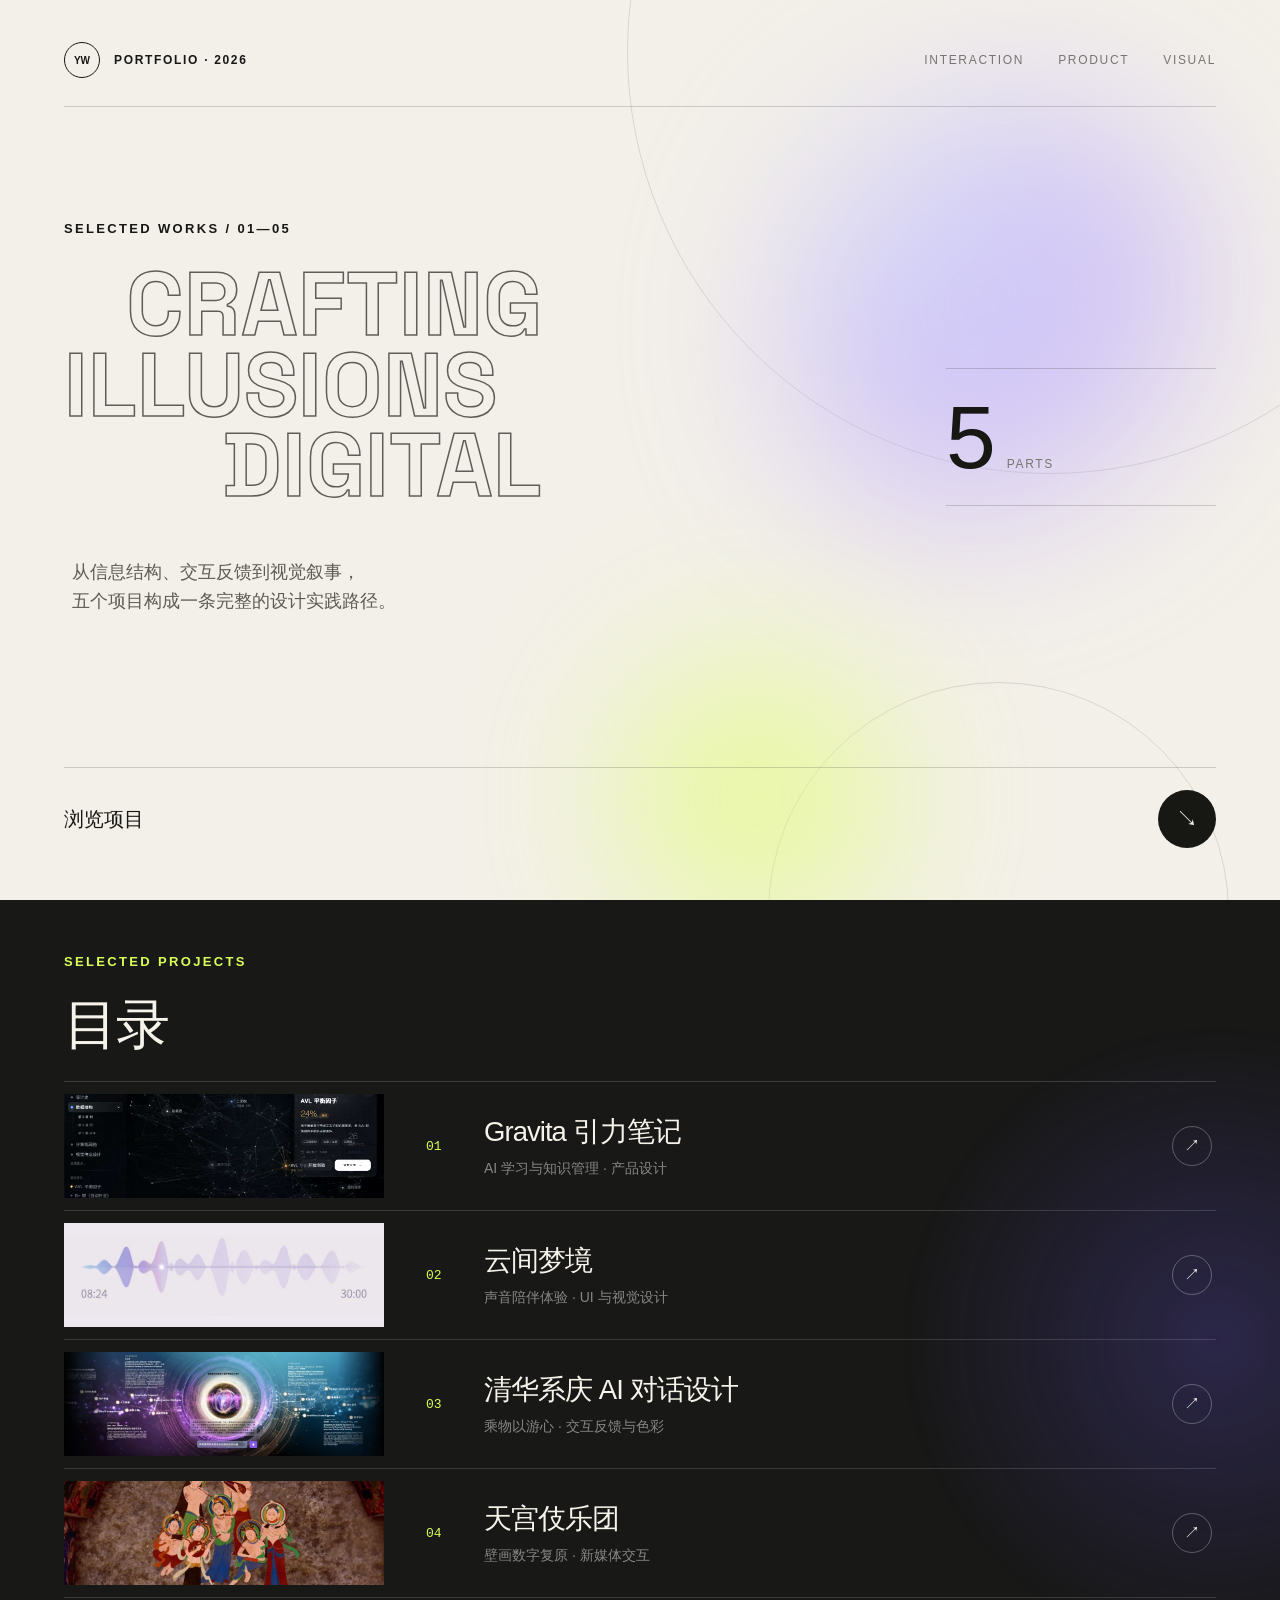
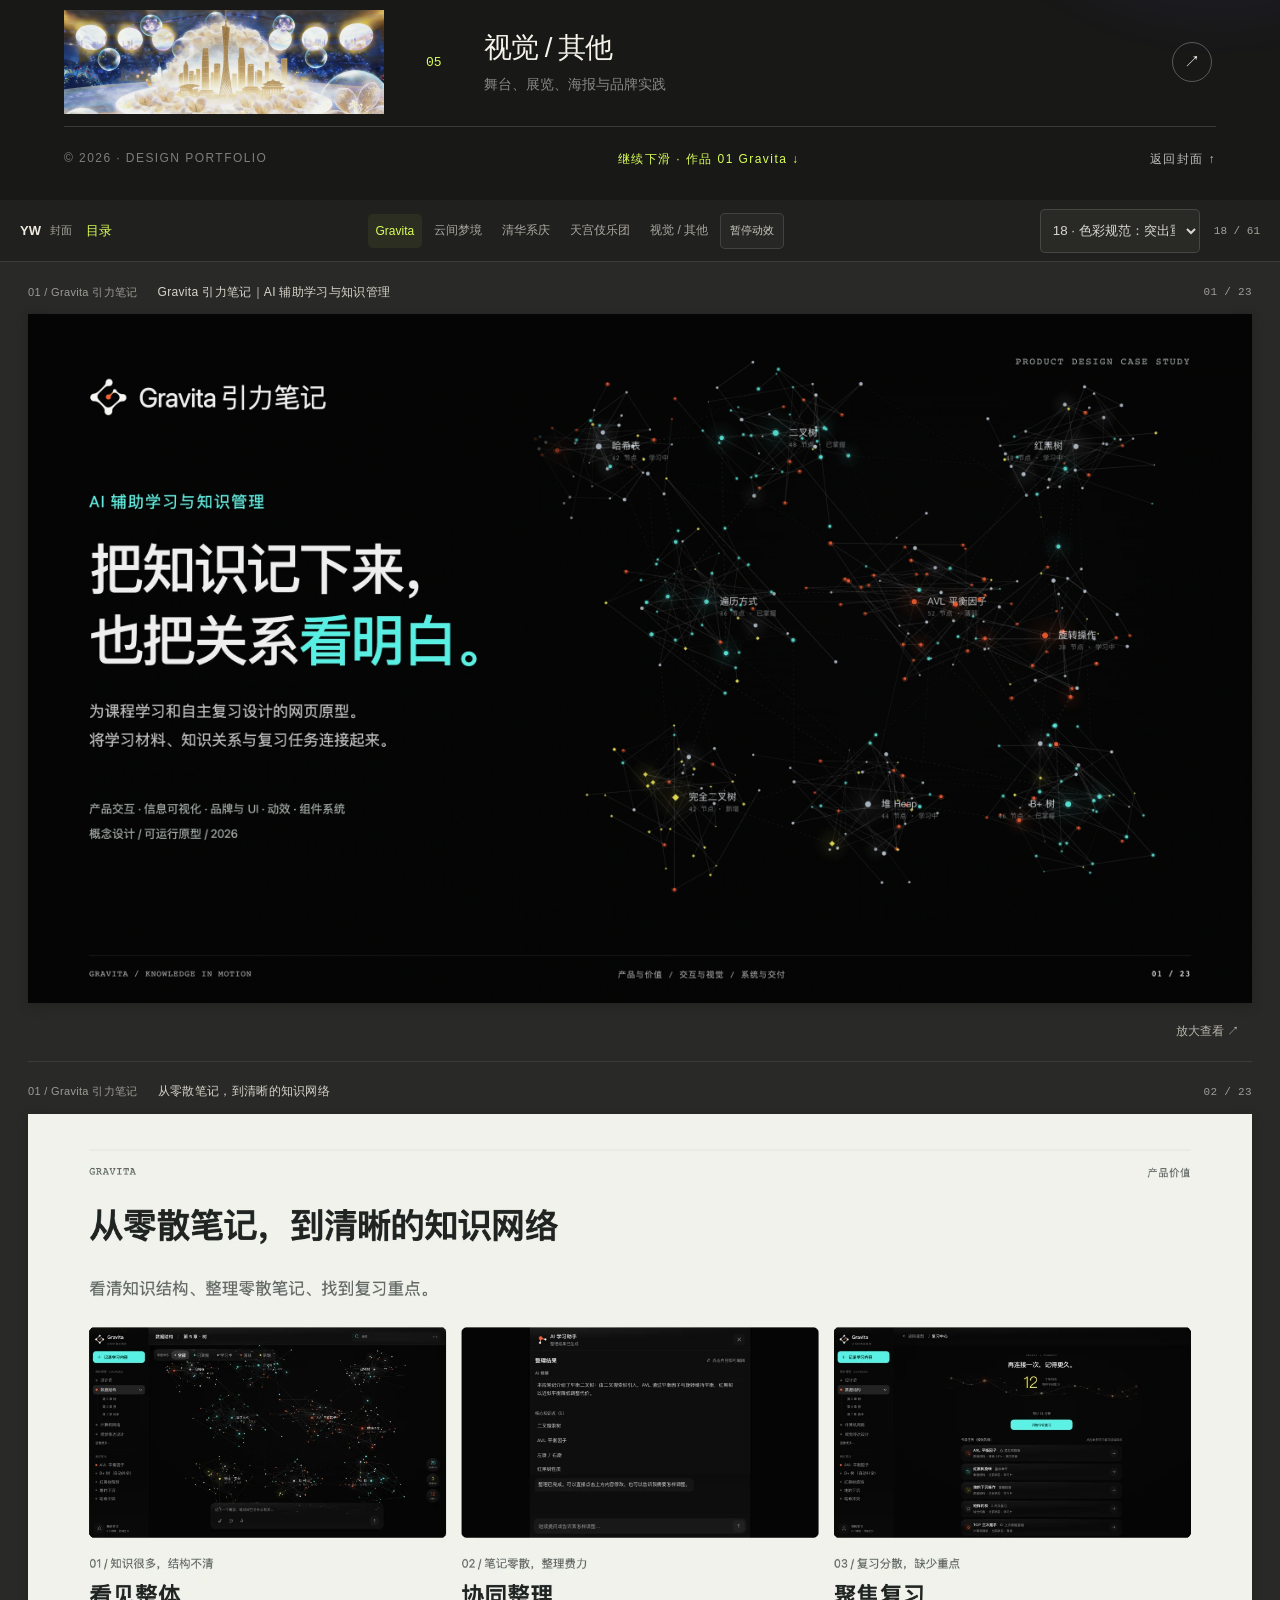
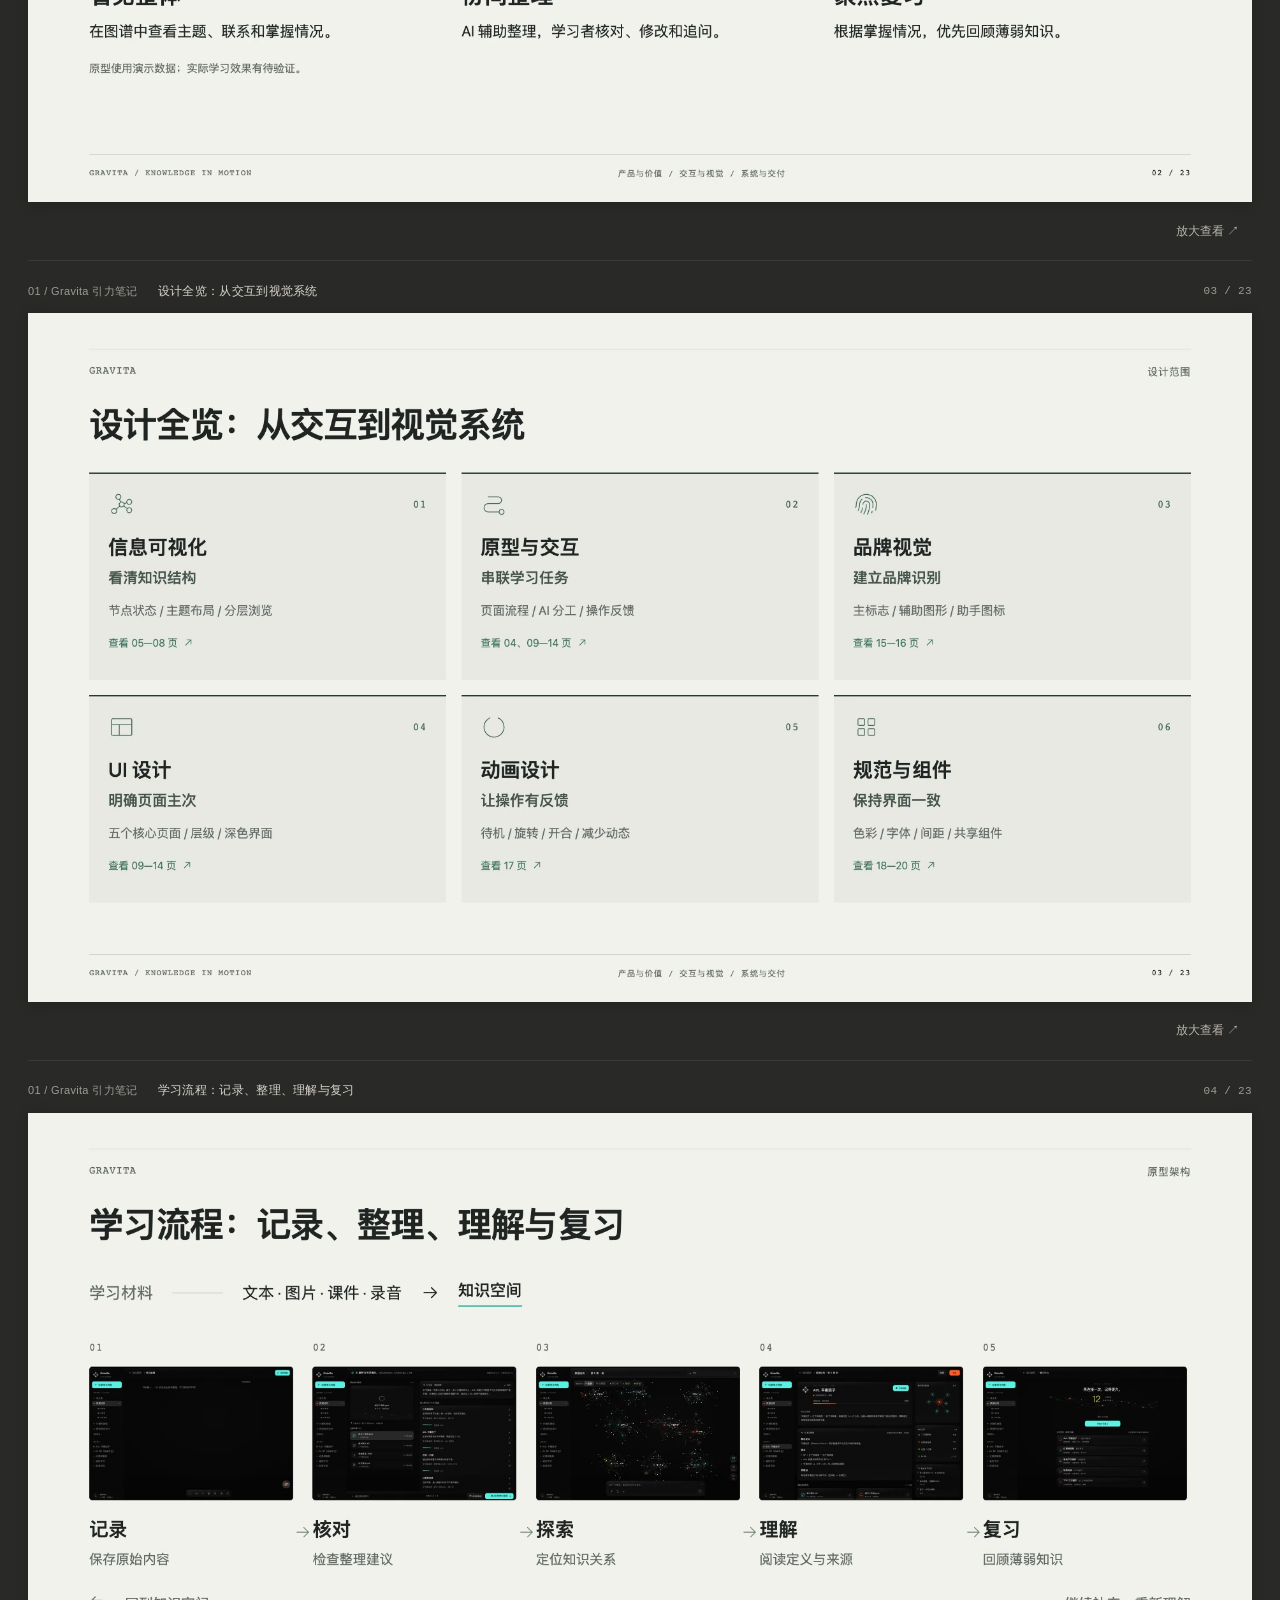
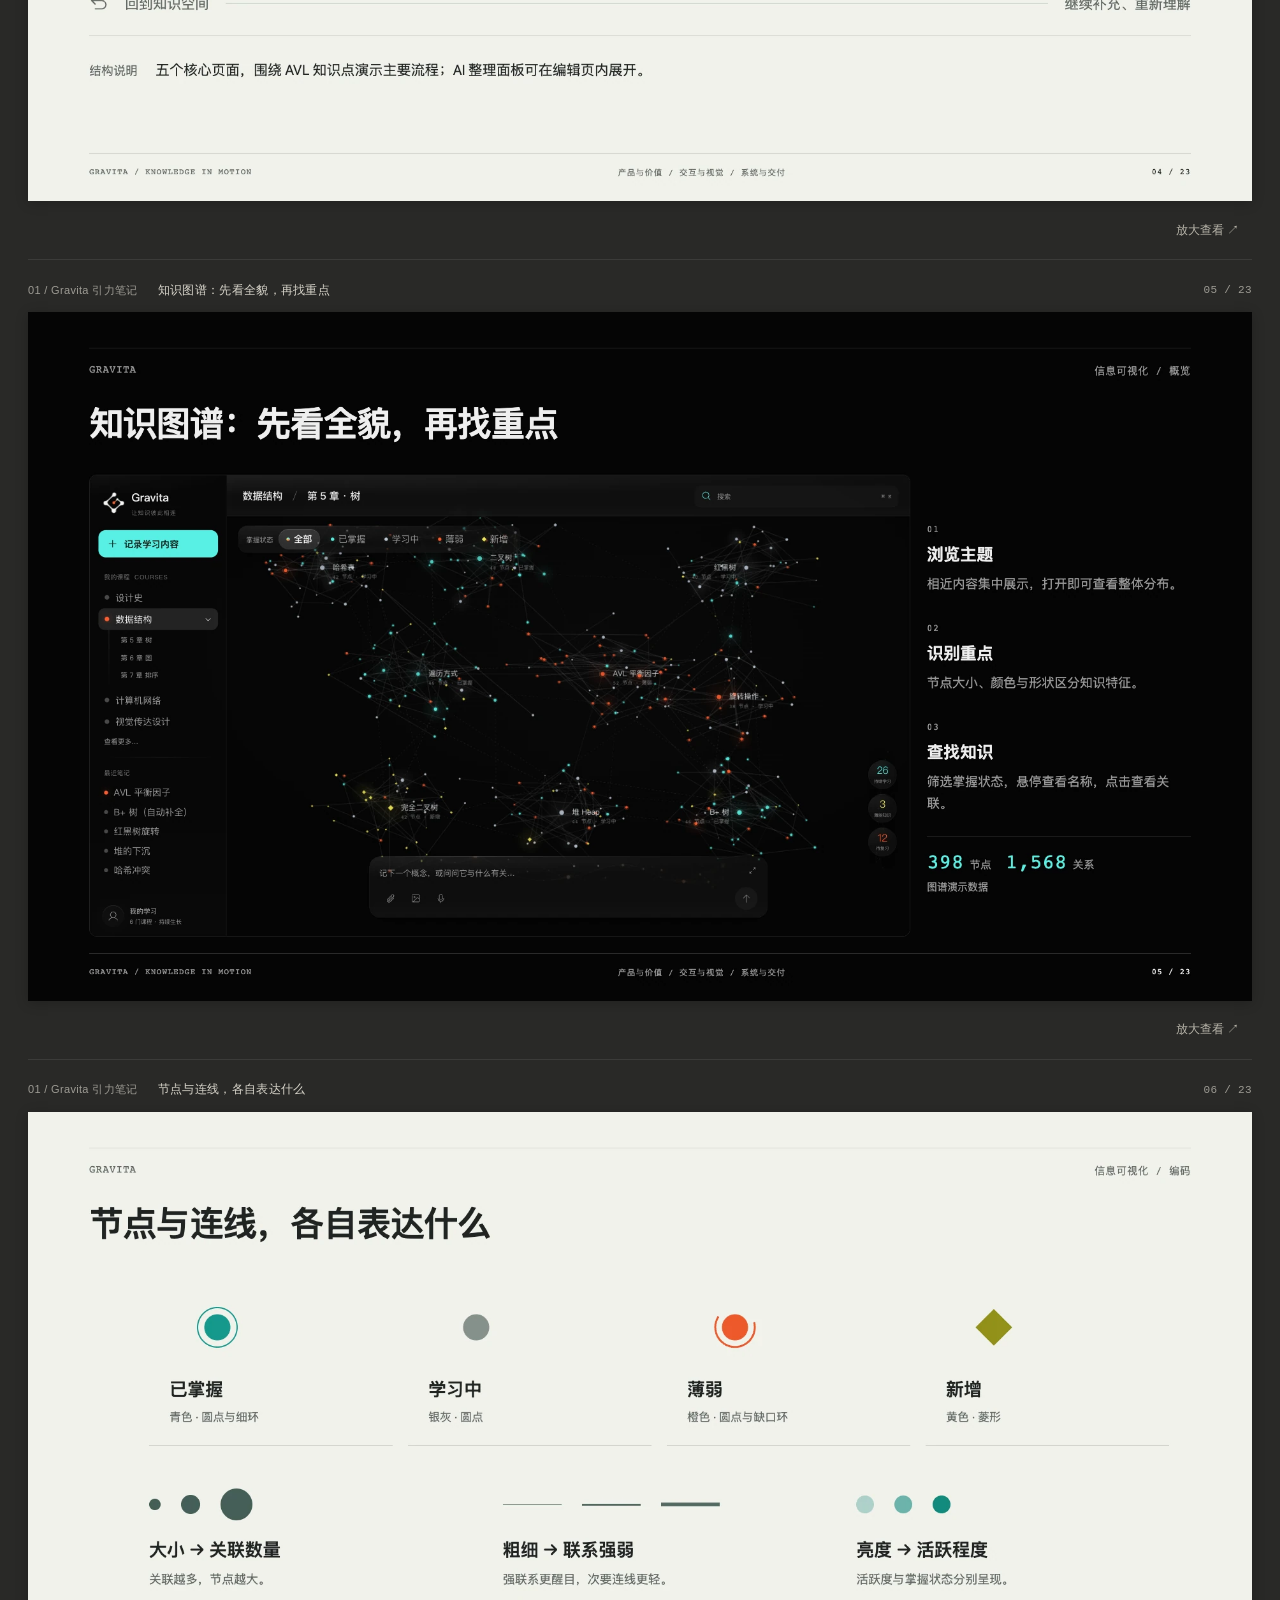
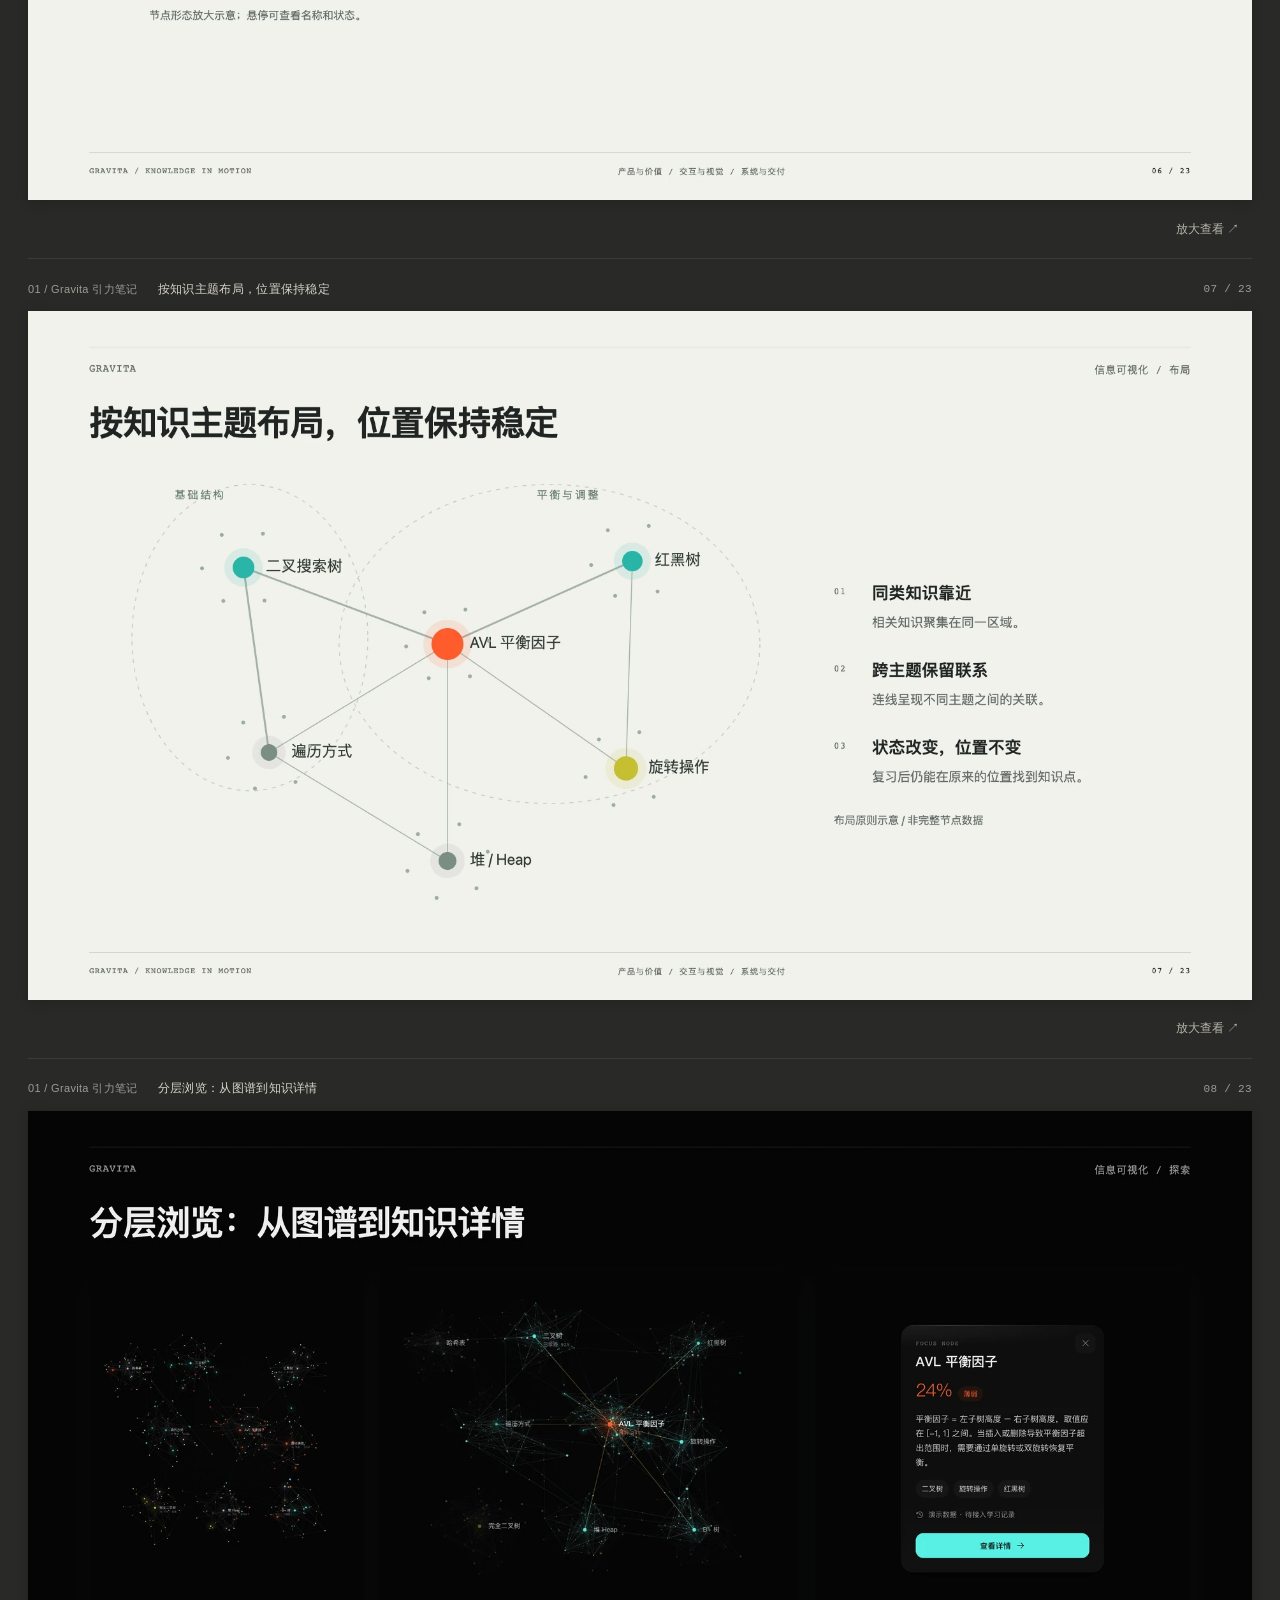
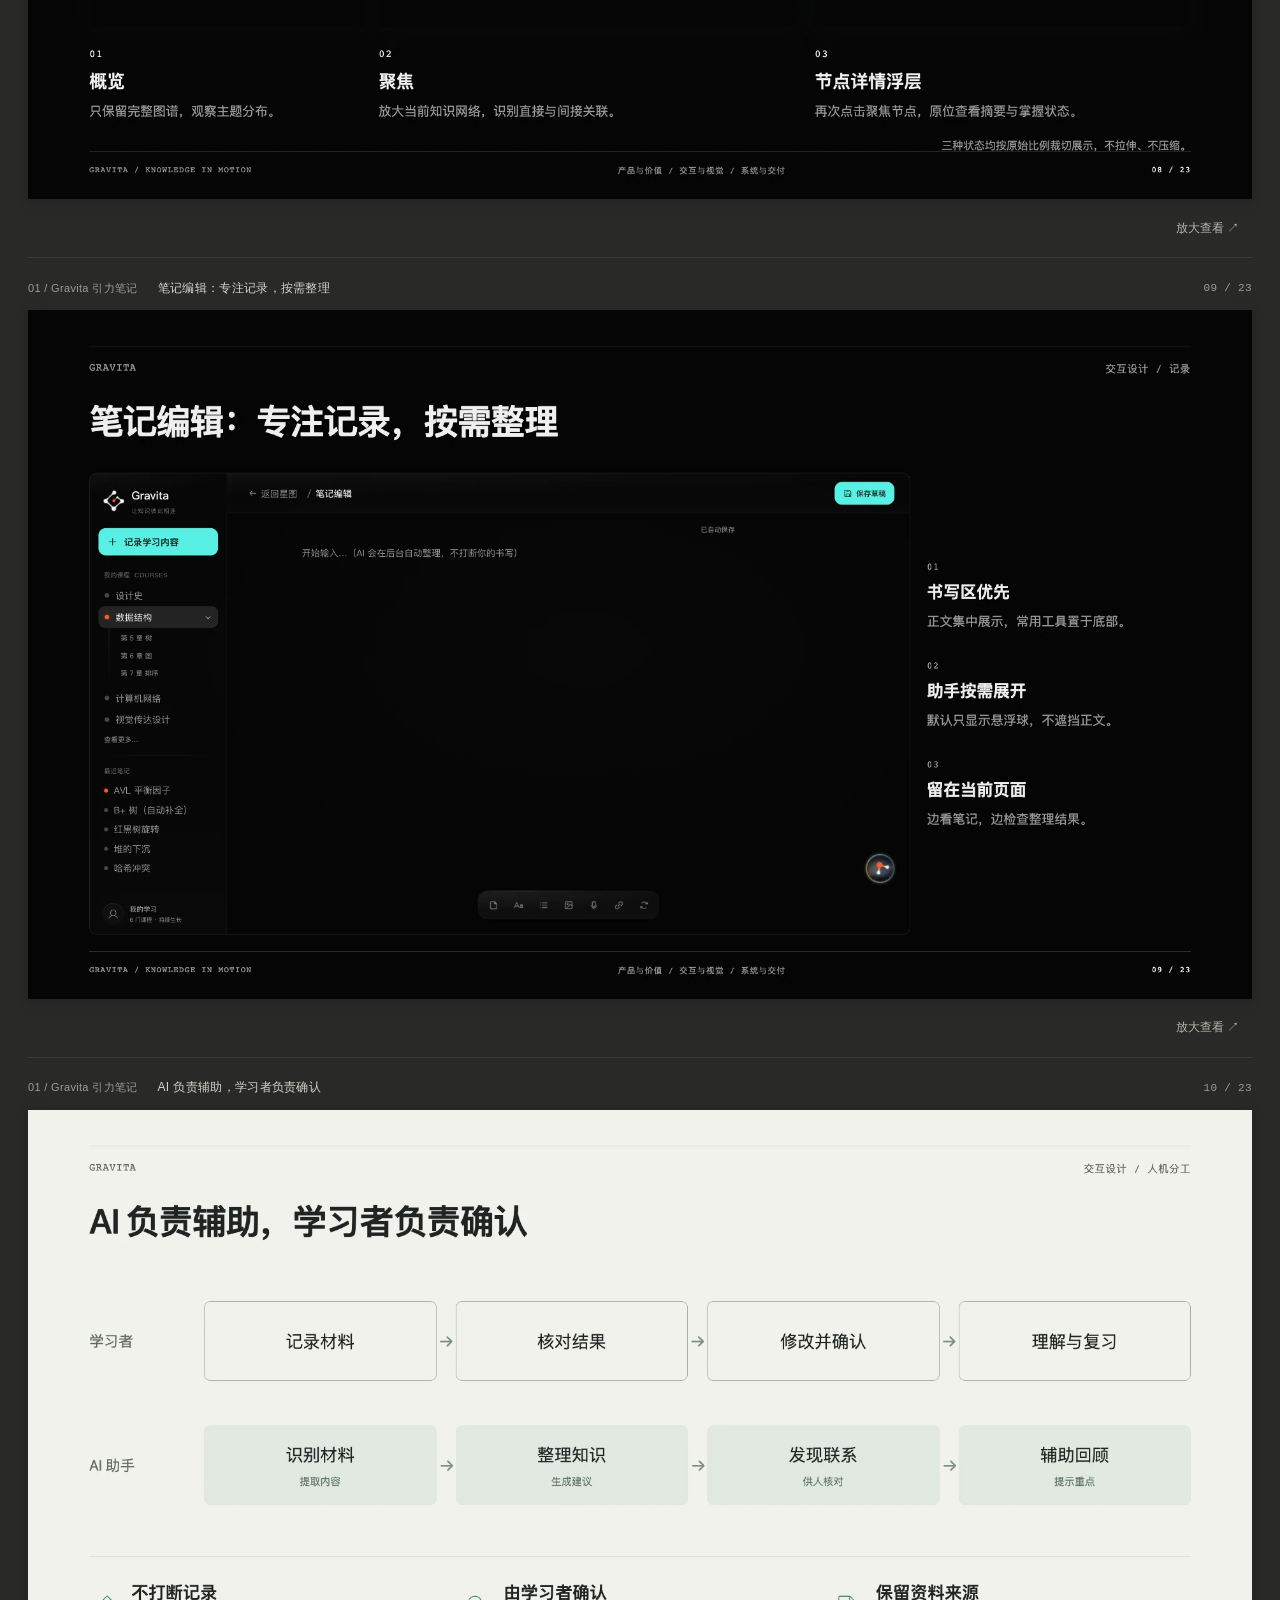
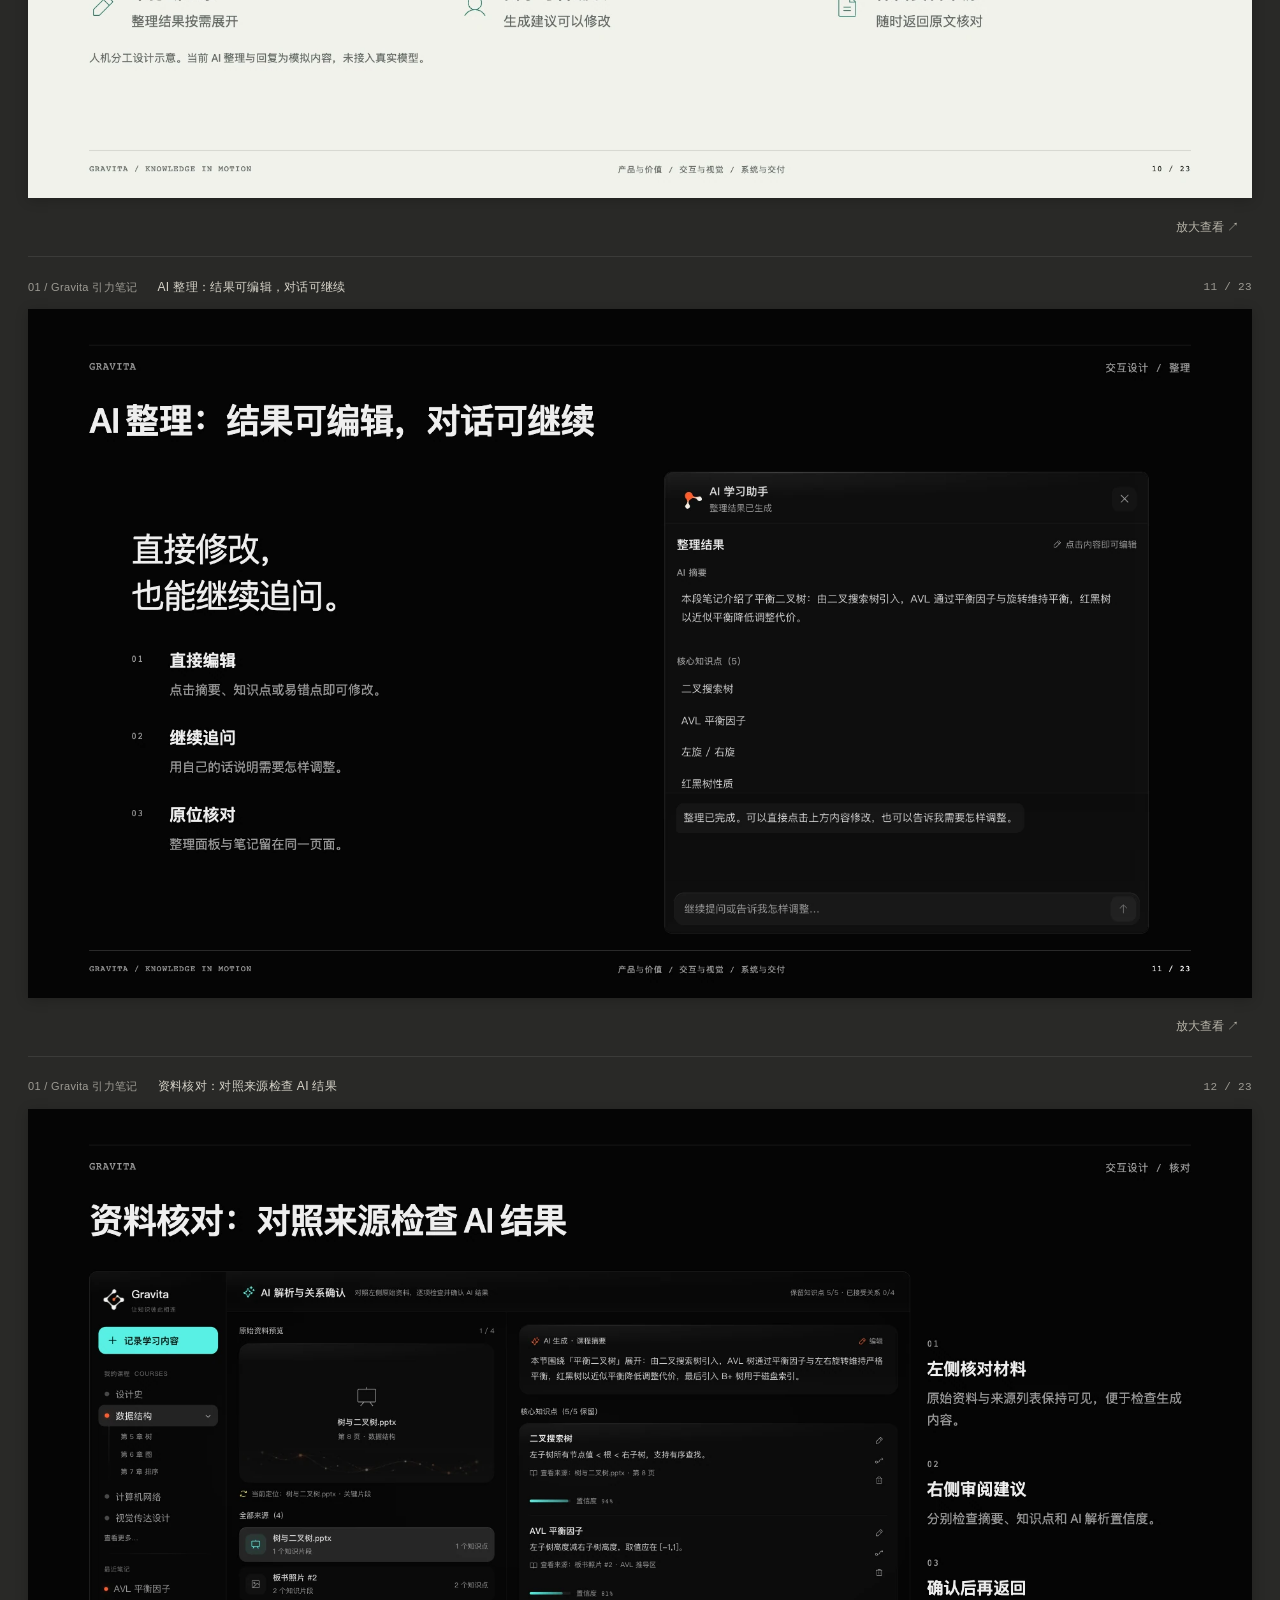
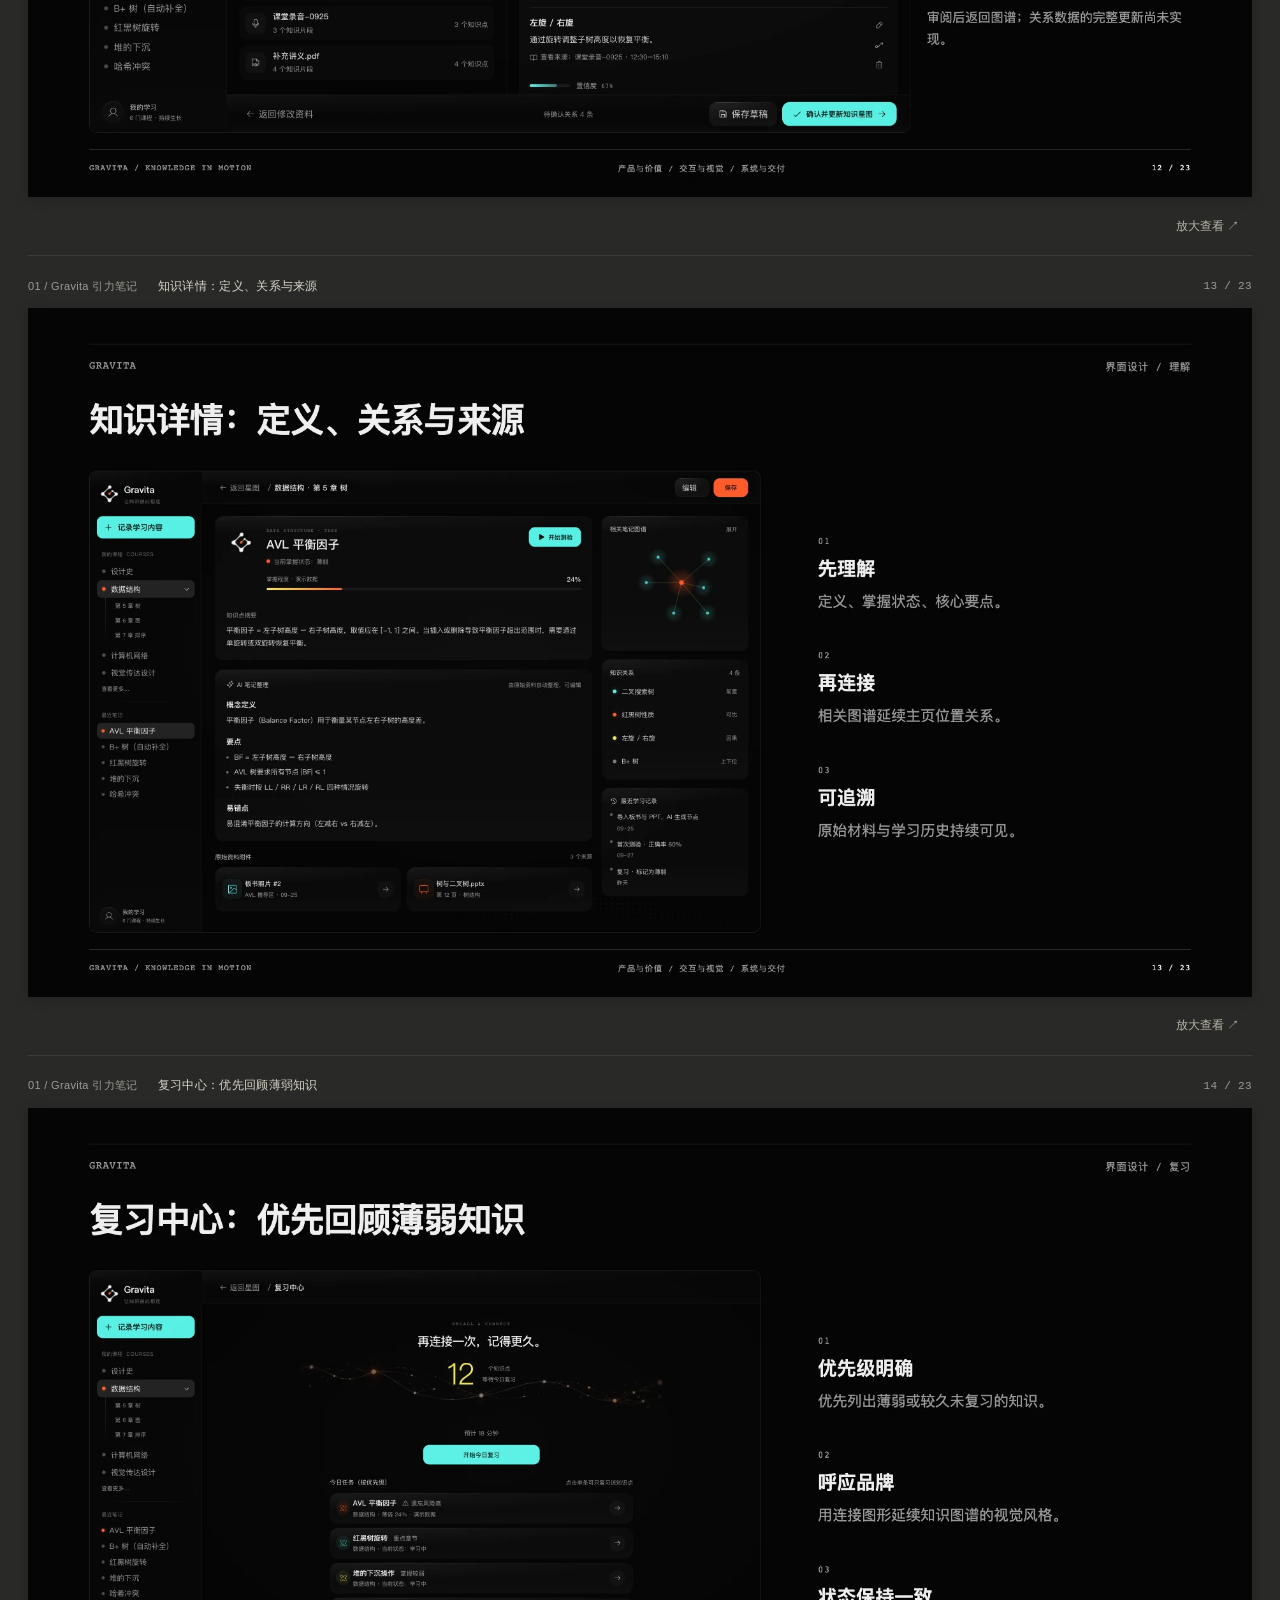
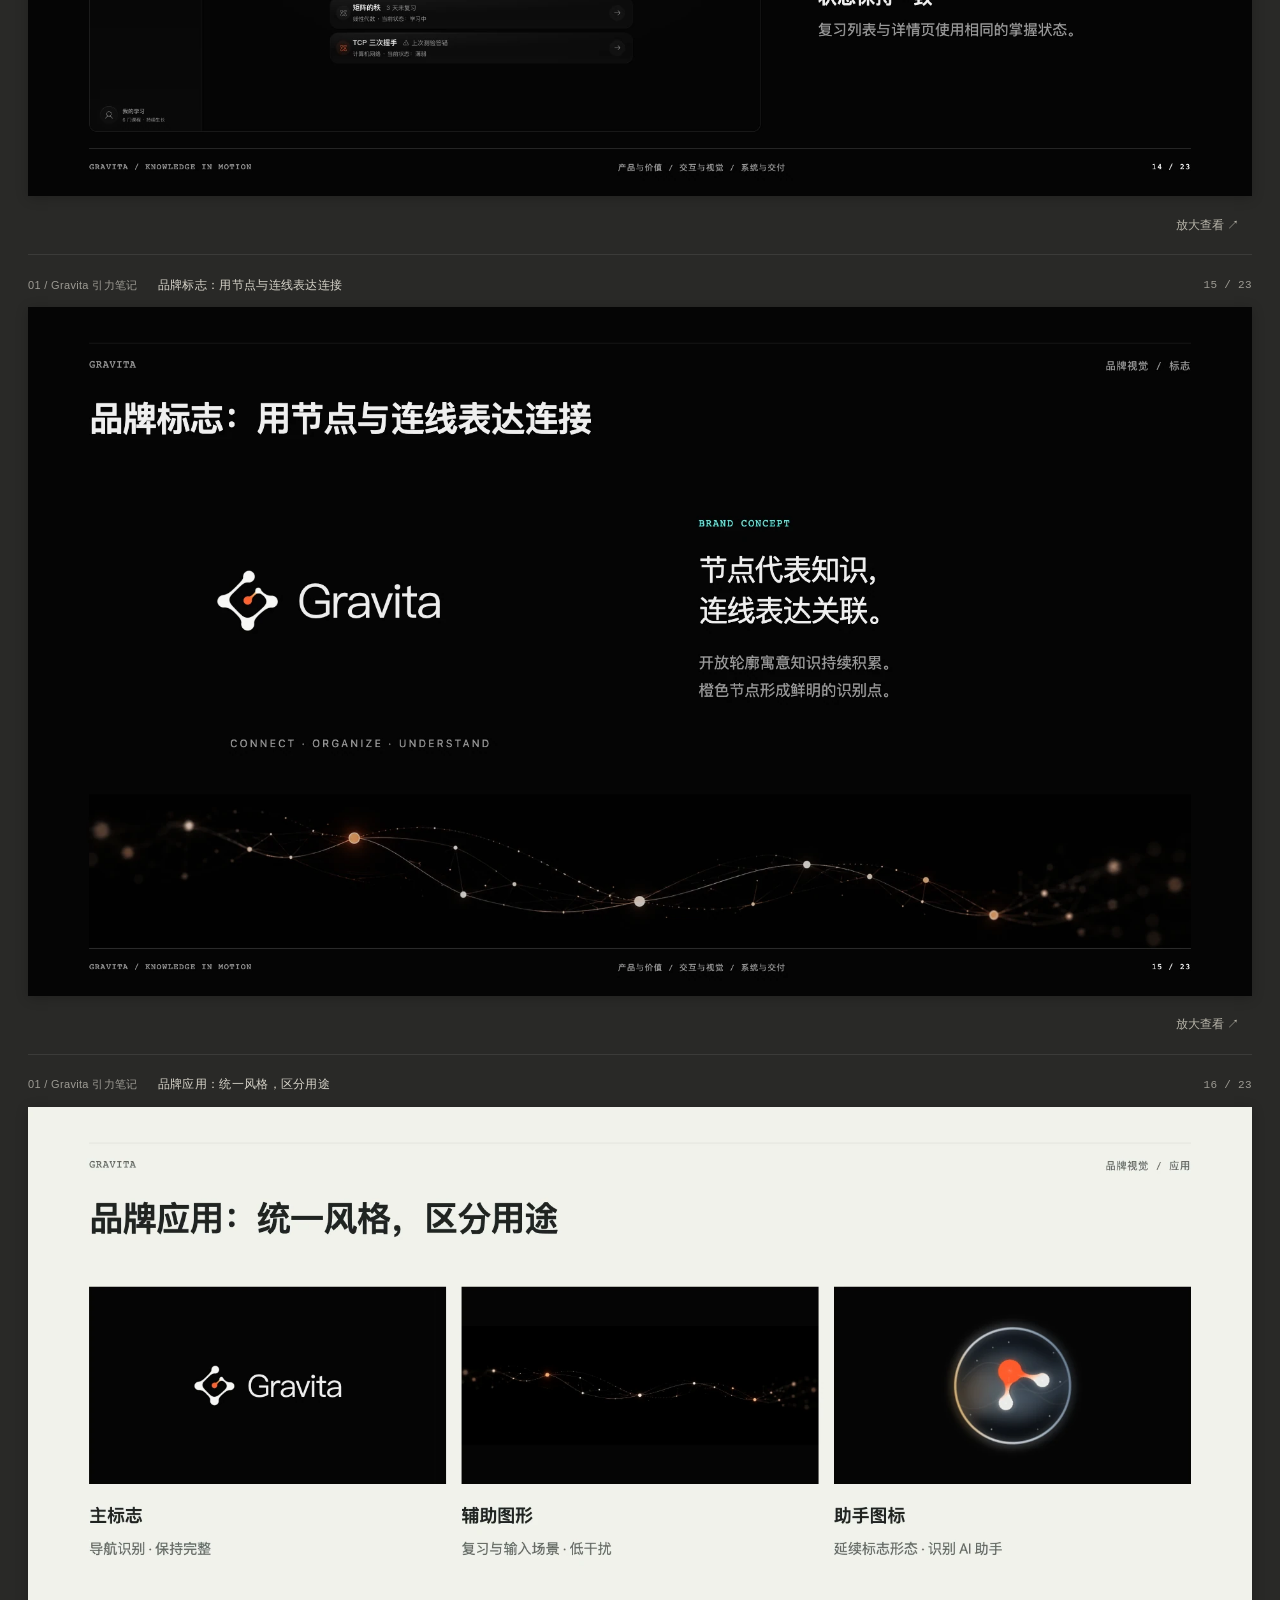
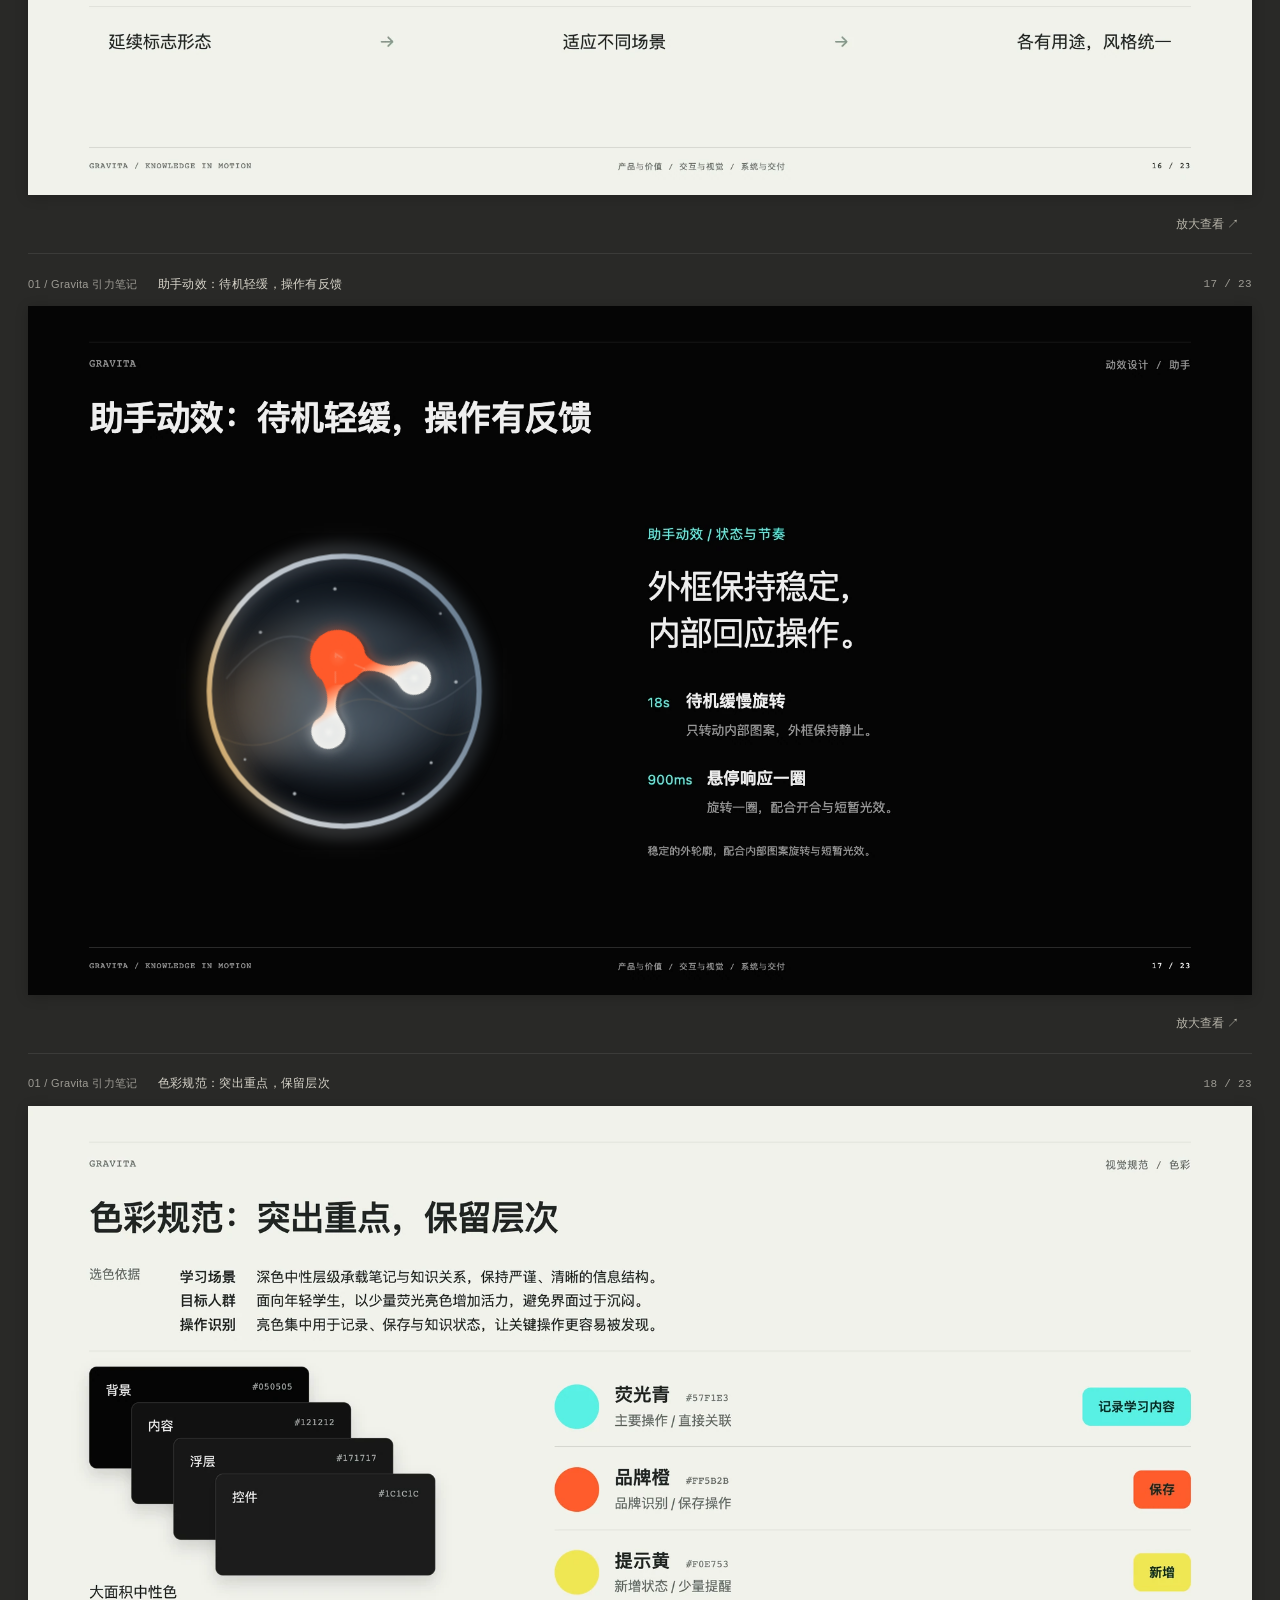
<file: HTML/portfolio-current/index.html>
<!doctype html>
<html lang="zh-CN">
  <head>
    <meta charset="UTF-8" />
    <meta name="viewport" content="width=device-width, initial-scale=1" />
    <meta name="theme-color" content="#f3f0e9" />
    <meta name="description" content="交互、产品与视觉设计作品集，收录 Gravita 引力笔记、云间梦境、清华系庆 AI 对话设计、天宫伎乐团与视觉实践。" />
    <title>交互与视觉设计作品集</title>
    <link rel="preload" href="fonts/space-grotesk-700.ttf" as="font" type="font/ttf" crossorigin />
    <link rel="stylesheet" href="styles.css?v=6c185e08f008" />
    <script src="app.js?v=36d09dbe2d6a" defer></script>
    <script src="motion.js?v=0813838c4787" defer></script>
  </head>
  <body>
    <a class="skip-link" href="#projects">跳至项目</a>

    <main class="portfolio-shell" id="portfolio">
      <section class="cover" id="home" aria-labelledby="portfolio-title">
        <div class="cover-backdrop" aria-hidden="true">
          <span class="orbit orbit-a"></span>
          <span class="orbit orbit-b"></span>
          <span class="glow glow-a"></span>
          <span class="glow glow-b"></span>
        </div>

        <header class="masthead">
          <a class="identity" href="#home" aria-label="返回作品集首页">
            <span class="identity-mark">YW</span>
            <span>PORTFOLIO · 2026</span>
          </a>
          <div class="masthead-meta">
            <span>INTERACTION</span>
            <span>PRODUCT</span>
            <span>VISUAL</span>
          </div>
        </header>

        <div class="cover-copy">
          <p class="eyebrow">SELECTED WORKS / 01—05</p>
          <h1 id="portfolio-title" lang="en"><span>Crafting</span><span>Illusions</span><span>Digital</span></h1>
          <p class="cover-intro">从信息结构、交互反馈到视觉叙事，<br />五个项目构成一条完整的设计实践路径。</p>
        </div>

        <div class="cover-index" aria-label="作品集摘要">
          <strong>5</strong>
          <span>PARTS</span>
        </div>

        <a class="enter-link" href="#projects">
          <span>浏览项目</span>
          <b aria-hidden="true">↘</b>
        </a>
      </section>

      <section class="projects" id="projects" aria-labelledby="projects-title">
        <header class="projects-header">
          <div>
            <p class="eyebrow">SELECTED PROJECTS</p>
            <h2 id="projects-title">目录</h2>
          </div>
        </header>

        <div class="project-list">
          <article class="project-card is-featured" data-project="gravita">
            <a class="project-open" href="#project/gravita/1" aria-label="打开 Gravita 引力笔记">
              <span class="project-image"><img src="covers/gravita.webp" alt="Gravita 知识图谱与节点详情的软件界面" loading="lazy" decoding="async" /></span>
              <span class="project-copy">
                <span class="project-number">01</span>
                <span class="project-title"><b>Gravita 引力笔记</b><small>AI 学习与知识管理 · 产品设计</small></span>
                <span class="project-tags">信息可视化 / AI 交互 / UI 系统</span>
                <span class="project-arrow" aria-hidden="true">↗</span>
              </span>
            </a>
          </article>

          <article class="project-card" data-project="cloud">
            <a class="project-open" href="#project/cloud/1" aria-label="打开云间梦境">
              <span class="project-image project-image--cloud"><img src="covers/cloud-playing.webp" alt="云间梦境声音播放进度条与波形" loading="lazy" decoding="async" /></span>
              <span class="project-copy">
                <span class="project-number">02</span>
                <span class="project-title"><b>云间梦境</b><small>声音陪伴体验 · UI 与视觉设计</small></span>
                <span class="project-tags">视觉探索 / 原型交互 / IP 动效</span>
                <span class="project-arrow" aria-hidden="true">↗</span>
              </span>
            </a>
          </article>

          <article class="project-card" data-project="anniversary">
            <a class="project-open" href="#project/anniversary/1" aria-label="打开清华系庆 AI 对话设计">
              <span class="project-image"><img src="covers/anniversary.webp" alt="清华系庆 AI 对话展开回答的视觉状态" loading="lazy" decoding="async" /></span>
              <span class="project-copy">
                <span class="project-number">03</span>
                <span class="project-title"><b>清华系庆 AI 对话设计</b><small>乘物以游心 · 交互反馈与色彩</small></span>
                <span class="project-tags">AI 对话 / 状态反馈 / 展览视觉</span>
                <span class="project-arrow" aria-hidden="true">↗</span>
              </span>
            </a>
          </article>

          <article class="project-card" data-project="tiangong">
            <a class="project-open" href="#project/tiangong/1" aria-label="打开天宫伎乐团">
              <span class="project-image project-image--tiangong"><img src="covers/tiangong.webp" alt="天宫伎乐团最终着色完成的完整乐伎群像" loading="lazy" decoding="async" /></span>
              <span class="project-copy">
                <span class="project-number">04</span>
                <span class="project-title"><b>天宫伎乐团</b><small>壁画数字复原 · 新媒体交互</small></span>
                <span class="project-tags">文化遗产 / 动效 / TouchDesigner</span>
                <span class="project-arrow" aria-hidden="true">↗</span>
              </span>
            </a>
          </article>

          <article class="project-card" data-project="visual">
            <a class="project-open" href="#project/visual/1" aria-label="打开视觉与其他作品">
              <span class="project-image"><img src="covers/visual.webp" alt="视觉与其他作品集预览" loading="lazy" decoding="async" /></span>
              <span class="project-copy">
                <span class="project-number">05</span>
                <span class="project-title"><b>视觉 / 其他</b><small>舞台、展览、海报与品牌实践</small></span>
                <span class="project-tags">视觉设计 / 空间体验 / 品牌识别</span>
                <span class="project-arrow" aria-hidden="true">↗</span>
              </span>
            </a>
          </article>
        </div>

        <footer class="projects-footer">
          <span>© 2026 · DESIGN PORTFOLIO</span>
          <span class="projects-next-hint">继续下滑 · 作品 01 Gravita ↓</span>
          <a href="#home">返回封面 ↑</a>
        </footer>
      </section>
      <nav class="reading-nav" aria-label="作品集阅读导航"><a class="reading-home" href="#home">YW <span>封面</span></a><a class="reading-directory" href="#projects">目录</a><div class="reading-projects"><a href="#project/gravita/1" data-project="gravita"><small>01</small>Gravita</a><a href="#project/cloud/1" data-project="cloud"><small>02</small>云间梦境</a><a href="#project/anniversary/1" data-project="anniversary"><small>03</small>清华系庆</a><a href="#project/tiangong/1" data-project="tiangong"><small>04</small>天宫伎乐团</a><a href="#project/visual/1" data-project="visual"><small>05</small>视觉 / 其他</a><button id="motion-toggle" type="button" aria-pressed="false">暂停动效</button></div><label class="chapter-jump"><span class="sr-only">跳转章节</span><select id="chapter-select"><optgroup label="Gravita 引力笔记"><option value="project/gravita/1">01 · Gravita 引力笔记｜AI 辅助学习与知识管理</option><option value="project/gravita/2">02 · 从零散笔记，到清晰的知识网络</option><option value="project/gravita/3">03 · 设计全览：从交互到视觉系统</option><option value="project/gravita/4">04 · 学习流程：记录、整理、理解与复习</option><option value="project/gravita/5">05 · 知识图谱：先看全貌，再找重点</option><option value="project/gravita/6">06 · 节点与连线，各自表达什么</option><option value="project/gravita/7">07 · 按知识主题布局，位置保持稳定</option><option value="project/gravita/8">08 · 分层浏览：从图谱到知识详情</option><option value="project/gravita/9">09 · 笔记编辑：专注记录，按需整理</option><option value="project/gravita/10">10 · AI 负责辅助，学习者负责确认</option><option value="project/gravita/11">11 · AI 整理：结果可编辑，对话可继续</option><option value="project/gravita/12">12 · 资料核对：对照来源检查 AI 结果</option><option value="project/gravita/13">13 · 知识详情：定义、关系与来源</option><option value="project/gravita/14">14 · 复习中心：优先回顾薄弱知识</option><option value="project/gravita/15">15 · 品牌标志：用节点与连线表达连接</option><option value="project/gravita/16">16 · 品牌应用：统一风格，区分用途</option><option value="project/gravita/17">17 · 助手动效：待机轻缓，操作有反馈</option><option value="project/gravita/18">18 · 色彩规范：突出重点，保留层次</option><option value="project/gravita/19">19 · 组件库：类型、状态与使用规范</option><option value="project/gravita/20">20 · 界面规范：字体、行距与圆角</option><option value="project/gravita/21">21 · AI 辅助流程：从风格探索到交互原型</option><option value="project/gravita/22">22 · 交付总览：品牌、界面、组件与原型</option><option value="project/gravita/23">23 · 原型体验与后续验证</option></optgroup><optgroup label="云间梦境"><option value="project/cloud/1">01 · 云间梦境</option><option value="project/cloud/2">02 · 从风格探索到可展示的界面</option><option value="project/cloud/3">03 · 从聆听到探索，播放状态保持连续</option><option value="project/cloud/4">04 · 从视觉方向到可运行网页</option><option value="project/cloud/5">05 · 从配色探索到视觉收敛</option><option value="project/cloud/6">06 · 五组场景，独立角色与网页控件</option><option value="project/cloud/7">07 · 角色居中，操作分层</option><option value="project/cloud/8">08 · 固定导航与播放器，切换内容布局</option><option value="project/cloud/9">09 · 由场景提取色彩，用语义规范应用</option><option value="project/cloud/10">10 · 字号、间距与尺寸形成统一尺度</option><option value="project/cloud/11">11 · 同一组件，清楚呈现不同状态</option><option value="project/cloud/12">12 · 播放反馈在各处保持一致</option><option value="project/cloud/13">13 · 保留形象特征，延展五种动作</option><option value="project/cloud/14">14 · 生成关键帧，再修正表情与节奏</option><option value="project/cloud/15">15 · 从生成效果到可复用的 UI</option></optgroup><optgroup label="清华系庆 AI 对话设计"><option value="project/anniversary/1">01 · 项目概览</option><option value="project/anniversary/2">02 · 项目现场</option><option value="project/anniversary/3">03 · 个人职责</option><option value="project/anniversary/4">04 · 设计主线</option><option value="project/anniversary/5">05 · 动态分镜</option><option value="project/anniversary/6">06 · 聚焦等待</option><option value="project/anniversary/7">07 · 展开回答</option><option value="project/anniversary/8">08 · 色彩变化</option><option value="project/anniversary/9">09 · 项目总结</option></optgroup><optgroup label="天宫伎乐团"><option value="project/tiangong/1">01 · 作品概览</option><option value="project/tiangong/2">02 · 创作构想</option><option value="project/tiangong/3">03 · 人物复原</option><option value="project/tiangong/4">04 · 动态设计</option><option value="project/tiangong/5">05 · 壁画与乐器</option><option value="project/tiangong/6">06 · 交互逻辑</option><option value="project/tiangong/7">07 · 交互实现</option><option value="project/tiangong/8">08 · 场景呈现</option><option value="project/tiangong/9">09 · 现场与参与</option></optgroup><optgroup label="视觉 / 其他"><option value="project/visual/1">01 · 光影与场景设计</option><option value="project/visual/2">02 · 展览视觉与物料</option><option value="project/visual/3">03 · 海报与图形设计</option><option value="project/visual/4">04 · 品牌视觉与文创 · G219</option><option value="project/visual/5">05 · 品牌视觉与文创 · 崇香塬</option></optgroup></select></label><output id="reading-position" aria-label="当前作品页">1 / 61</output></nav><div class="reading-pages"><section class="book-project" aria-label="Gravita 引力笔记"><article class="book-page" id="project/gravita/1" data-project="gravita" data-position="1" aria-labelledby="page-title-1"><header class="page-heading"><span>01 / Gravita 引力笔记</span><h2 id="page-title-1">Gravita 引力笔记｜AI 辅助学习与知识管理</h2><span>01 / 23</span></header><div class="page-canvas"><img class="page-image" data-src="pages/gravita-01.webp" width="1920" height="1080" alt="Gravita 引力笔记：Gravita 引力笔记｜AI 辅助学习与知识管理" decoding="async"/><noscript><img src="pages/gravita-01.webp" width="1920" height="1080" alt="Gravita 引力笔记｜AI 辅助学习与知识管理" loading="lazy"/></noscript><button class="page-retry" type="button" data-src="pages/gravita-01.webp" hidden>图片加载失败，点击重试</button></div><div class="page-actions"><button class="enlarge-button" type="button" data-enlarge="pages/gravita-01.webp" data-title="Gravita 引力笔记 · Gravita 引力笔记｜AI 辅助学习与知识管理" aria-haspopup="dialog">放大查看 ↗</button></div><div class="sr-only page-transcript">Gravita 引力笔记<br>AI 辅助学习与知识管理<br>把知识记下来，<br>也把关系看明白。<br><br>为课程学习和自主复习设计的网页原型。<br>将学习材料、知识关系与复习任务连接起来。<br><br>产品交互 · 信息可视化 · 品牌与 UI · 动效 · 组件系统<br>概念设计 / 可运行原型 / 2026<br>PRODUCT DESIGN CASE STUDY<br>GRAVITA / KNOWLEDGE IN MOTION<br>产品与价值 / 交互与视觉 / 系统与交付<br>01 / 23</div></article><article class="book-page" id="project/gravita/2" data-project="gravita" data-position="2" aria-labelledby="page-title-2"><header class="page-heading"><span>01 / Gravita 引力笔记</span><h2 id="page-title-2">从零散笔记，到清晰的知识网络</h2><span>02 / 23</span></header><div class="page-canvas"><img class="page-image" data-src="pages/gravita-02.webp" width="1920" height="1080" alt="Gravita 引力笔记：从零散笔记，到清晰的知识网络" decoding="async"/><noscript><img src="pages/gravita-02.webp" width="1920" height="1080" alt="从零散笔记，到清晰的知识网络" loading="lazy"/></noscript><button class="page-retry" type="button" data-src="pages/gravita-02.webp" hidden>图片加载失败，点击重试</button></div><div class="page-actions"><button class="enlarge-button" type="button" data-enlarge="pages/gravita-02.webp" data-title="Gravita 引力笔记 · 从零散笔记，到清晰的知识网络" aria-haspopup="dialog">放大查看 ↗</button></div><div class="sr-only page-transcript">GRAVITA<br>产品价值<br>从零散笔记，到清晰的知识网络<br><br>看清知识结构、整理零散笔记、找到复习重点。<br><br>01 / 知识很多，结构不清<br>看见整体<br><br>在图谱中查看主题、联系和掌握情况。<br><br>02 / 笔记零散，整理费力<br>协同整理<br><br>AI 辅助整理，学习者核对、修改和追问。<br><br>03 / 复习分散，缺少重点<br>聚焦复习<br><br>根据掌握情况，优先回顾薄弱知识。<br><br>原型使用演示数据；实际学习效果有待验证。<br><br>GRAVITA / KNOWLEDGE IN MOTION<br>产品与价值 / 交互与视觉 / 系统与交付<br>02 / 23</div></article><article class="book-page" id="project/gravita/3" data-project="gravita" data-position="3" aria-labelledby="page-title-3"><header class="page-heading"><span>01 / Gravita 引力笔记</span><h2 id="page-title-3">设计全览：从交互到视觉系统</h2><span>03 / 23</span></header><div class="page-canvas"><img class="page-image" data-src="pages/gravita-03.webp" width="1920" height="1080" alt="Gravita 引力笔记：设计全览：从交互到视觉系统" decoding="async"/><noscript><img src="pages/gravita-03.webp" width="1920" height="1080" alt="设计全览：从交互到视觉系统" loading="lazy"/></noscript><a class="page-hotspot" href="#project/gravita/5" aria-label="01
信息可视化
看清知识结构

节点状态 / 主题布局 / 分层浏览

查看 05—08 页" style="left:5%;top:23.14814814814815%;width:29.166666666666668%;height:30.09259259259259%"></a><a class="page-hotspot" href="#project/gravita/4" aria-label="02
原型与交互
串联学习任务

页面流程 / AI 分工 / 操作反馈

查看 04、09—14 页" style="left:35.41666666666667%;top:23.14814814814815%;width:29.166666666666668%;height:30.09259259259259%"></a><a class="page-hotspot" href="#project/gravita/15" aria-label="03
品牌视觉
建立品牌识别

主标志 / 辅助图形 / 助手图标

查看 15—16 页" style="left:65.83333333333333%;top:23.14814814814815%;width:29.166666666666668%;height:30.09259259259259%"></a><a class="page-hotspot" href="#project/gravita/9" aria-label="04
UI 设计
明确页面主次

五个核心页面 / 层级 / 深色界面

查看 09—14 页" style="left:5%;top:55.46296296296296%;width:29.166666666666668%;height:30.09259259259259%"></a><a class="page-hotspot" href="#project/gravita/17" aria-label="05
动画设计
让操作有反馈

待机 / 旋转 / 开合 / 减少动态

查看 17 页" style="left:35.41666666666667%;top:55.46296296296296%;width:29.166666666666668%;height:30.09259259259259%"></a><a class="page-hotspot" href="#project/gravita/18" aria-label="06
规范与组件
保持界面一致

色彩 / 字体 / 间距 / 共享组件

查看 18—20 页" style="left:65.83333333333333%;top:55.46296296296296%;width:29.166666666666668%;height:30.09259259259259%"></a><button class="page-retry" type="button" data-src="pages/gravita-03.webp" hidden>图片加载失败，点击重试</button></div><div class="page-actions"><button class="enlarge-button" type="button" data-enlarge="pages/gravita-03.webp" data-title="Gravita 引力笔记 · 设计全览：从交互到视觉系统" aria-haspopup="dialog">放大查看 ↗</button></div><div class="sr-only page-transcript">GRAVITA<br>设计范围<br>设计全览：从交互到视觉系统<br>01<br>信息可视化<br>看清知识结构<br><br>节点状态 / 主题布局 / 分层浏览<br><br>查看 05—08 页<br>02<br>原型与交互<br>串联学习任务<br><br>页面流程 / AI 分工 / 操作反馈<br><br>查看 04、09—14 页<br>03<br>品牌视觉<br>建立品牌识别<br><br>主标志 / 辅助图形 / 助手图标<br><br>查看 15—16 页<br>04<br>UI 设计<br>明确页面主次<br><br>五个核心页面 / 层级 / 深色界面<br><br>查看 09—14 页<br>05<br>动画设计<br>让操作有反馈<br><br>待机 / 旋转 / 开合 / 减少动态<br><br>查看 17 页<br>06<br>规范与组件<br>保持界面一致<br><br>色彩 / 字体 / 间距 / 共享组件<br><br>查看 18—20 页<br>GRAVITA / KNOWLEDGE IN MOTION<br>产品与价值 / 交互与视觉 / 系统与交付<br>03 / 23</div></article><article class="book-page" id="project/gravita/4" data-project="gravita" data-position="4" aria-labelledby="page-title-4"><header class="page-heading"><span>01 / Gravita 引力笔记</span><h2 id="page-title-4">学习流程：记录、整理、理解与复习</h2><span>04 / 23</span></header><div class="page-canvas"><img class="page-image" data-src="pages/gravita-04.webp" width="1920" height="1080" alt="Gravita 引力笔记：学习流程：记录、整理、理解与复习" decoding="async"/><noscript><img src="pages/gravita-04.webp" width="1920" height="1080" alt="学习流程：记录、整理、理解与复习" loading="lazy"/></noscript><button class="page-retry" type="button" data-src="pages/gravita-04.webp" hidden>图片加载失败，点击重试</button></div><div class="page-actions"><button class="enlarge-button" type="button" data-enlarge="pages/gravita-04.webp" data-title="Gravita 引力笔记 · 学习流程：记录、整理、理解与复习" aria-haspopup="dialog">放大查看 ↗</button></div><div class="sr-only page-transcript">GRAVITA<br>原型架构<br>学习流程：记录、整理、理解与复习<br>学习材料<br>文本 · 图片 · 课件 · 录音<br>知识空间<br>01<br>记录<br><br>保存原始内容<br><br>02<br>核对<br><br>检查整理建议<br><br>03<br>探索<br><br>定位知识关系<br><br>04<br>理解<br><br>阅读定义与来源<br><br>05<br>复习<br><br>回顾薄弱知识<br><br>回到知识空间<br>继续补充、重新理解<br>结构说明<br><br>五个核心页面，围绕 AVL 知识点演示主要流程；AI 整理面板可在编辑页内展开。<br><br>GRAVITA / KNOWLEDGE IN MOTION<br>产品与价值 / 交互与视觉 / 系统与交付<br>04 / 23</div></article><article class="book-page" id="project/gravita/5" data-project="gravita" data-position="5" aria-labelledby="page-title-5"><header class="page-heading"><span>01 / Gravita 引力笔记</span><h2 id="page-title-5">知识图谱：先看全貌，再找重点</h2><span>05 / 23</span></header><div class="page-canvas"><img class="page-image" data-src="pages/gravita-05.webp" width="1920" height="1080" alt="Gravita 引力笔记：知识图谱：先看全貌，再找重点" decoding="async"/><noscript><img src="pages/gravita-05.webp" width="1920" height="1080" alt="知识图谱：先看全貌，再找重点" loading="lazy"/></noscript><button class="page-retry" type="button" data-src="pages/gravita-05.webp" hidden>图片加载失败，点击重试</button></div><div class="page-actions"><button class="enlarge-button" type="button" data-enlarge="pages/gravita-05.webp" data-title="Gravita 引力笔记 · 知识图谱：先看全貌，再找重点" aria-haspopup="dialog">放大查看 ↗</button></div><div class="sr-only page-transcript">GRAVITA<br>信息可视化 / 概览<br>知识图谱：先看全貌，再找重点<br>01<br>浏览主题<br><br>相近内容集中展示，打开即可查看整体分布。<br><br>02<br>识别重点<br><br>节点大小、颜色与形状区分知识特征。<br><br>03<br>查找知识<br><br>筛选掌握状态，悬停查看名称，点击查看关联。<br><br>398 节点 1,568 关系<br>图谱演示数据<br>GRAVITA / KNOWLEDGE IN MOTION<br>产品与价值 / 交互与视觉 / 系统与交付<br>05 / 23</div></article><article class="book-page" id="project/gravita/6" data-project="gravita" data-position="6" aria-labelledby="page-title-6"><header class="page-heading"><span>01 / Gravita 引力笔记</span><h2 id="page-title-6">节点与连线，各自表达什么</h2><span>06 / 23</span></header><div class="page-canvas"><img class="page-image" data-src="pages/gravita-06.webp" width="1920" height="1080" alt="Gravita 引力笔记：节点与连线，各自表达什么" decoding="async"/><noscript><img src="pages/gravita-06.webp" width="1920" height="1080" alt="节点与连线，各自表达什么" loading="lazy"/></noscript><button class="page-retry" type="button" data-src="pages/gravita-06.webp" hidden>图片加载失败，点击重试</button></div><div class="page-actions"><button class="enlarge-button" type="button" data-enlarge="pages/gravita-06.webp" data-title="Gravita 引力笔记 · 节点与连线，各自表达什么" aria-haspopup="dialog">放大查看 ↗</button></div><div class="sr-only page-transcript">GRAVITA<br>信息可视化 / 编码<br>节点与连线，各自表达什么<br>已掌握<br><br>青色 · 圆点与细环<br><br>学习中<br><br>银灰 · 圆点<br><br>薄弱<br><br>橙色 · 圆点与缺口环<br><br>新增<br><br>黄色 · 菱形<br><br>大小 → 关联数量<br><br>关联越多，节点越大。<br><br>粗细 → 联系强弱<br><br>强联系更醒目，次要连线更轻。<br><br>亮度 → 活跃程度<br><br>活跃度与掌握状态分别呈现。<br><br>节点形态放大示意；悬停可查看名称和状态。<br><br>GRAVITA / KNOWLEDGE IN MOTION<br>产品与价值 / 交互与视觉 / 系统与交付<br>06 / 23</div></article><article class="book-page" id="project/gravita/7" data-project="gravita" data-position="7" aria-labelledby="page-title-7"><header class="page-heading"><span>01 / Gravita 引力笔记</span><h2 id="page-title-7">按知识主题布局，位置保持稳定</h2><span>07 / 23</span></header><div class="page-canvas"><img class="page-image" data-src="pages/gravita-07.webp" width="1920" height="1080" alt="Gravita 引力笔记：按知识主题布局，位置保持稳定" decoding="async"/><noscript><img src="pages/gravita-07.webp" width="1920" height="1080" alt="按知识主题布局，位置保持稳定" loading="lazy"/></noscript><button class="page-retry" type="button" data-src="pages/gravita-07.webp" hidden>图片加载失败，点击重试</button></div><div class="page-actions"><button class="enlarge-button" type="button" data-enlarge="pages/gravita-07.webp" data-title="Gravita 引力笔记 · 按知识主题布局，位置保持稳定" aria-haspopup="dialog">放大查看 ↗</button></div><div class="sr-only page-transcript">GRAVITA<br>信息可视化 / 布局<br>按知识主题布局，位置保持稳定<br>基础结构<br>平衡与调整<br>二叉搜索树<br>AVL 平衡因子<br>红黑树<br>遍历方式<br>旋转操作<br>堆 / Heap<br>01<br>同类知识靠近<br><br>相关知识聚集在同一区域。<br><br>02<br>跨主题保留联系<br><br>连线呈现不同主题之间的关联。<br><br>03<br>状态改变，位置不变<br><br>复习后仍能在原来的位置找到知识点。<br><br>布局原则示意 / 非完整节点数据<br><br>GRAVITA / KNOWLEDGE IN MOTION<br>产品与价值 / 交互与视觉 / 系统与交付<br>07 / 23</div></article><article class="book-page" id="project/gravita/8" data-project="gravita" data-position="8" aria-labelledby="page-title-8"><header class="page-heading"><span>01 / Gravita 引力笔记</span><h2 id="page-title-8">分层浏览：从图谱到知识详情</h2><span>08 / 23</span></header><div class="page-canvas"><img class="page-image" data-src="pages/gravita-08.webp" width="1920" height="1080" alt="Gravita 引力笔记：分层浏览：从图谱到知识详情" decoding="async"/><noscript><img src="pages/gravita-08.webp" width="1920" height="1080" alt="分层浏览：从图谱到知识详情" loading="lazy"/></noscript><button class="page-retry" type="button" data-src="pages/gravita-08.webp" hidden>图片加载失败，点击重试</button></div><div class="page-actions"><button class="enlarge-button" type="button" data-enlarge="pages/gravita-08.webp" data-title="Gravita 引力笔记 · 分层浏览：从图谱到知识详情" aria-haspopup="dialog">放大查看 ↗</button></div><div class="sr-only page-transcript">GRAVITA<br>信息可视化 / 探索<br>分层浏览：从图谱到知识详情<br>01<br>概览<br><br>只保留完整图谱，观察主题分布。<br><br>02<br>聚焦<br><br>放大当前知识网络，识别直接与间接关联。<br><br>03<br>节点详情浮层<br><br>再次点击聚焦节点，原位查看摘要与掌握状态。<br><br>三种状态均按原始比例裁切展示，不拉伸、不压缩。<br><br>GRAVITA / KNOWLEDGE IN MOTION<br>产品与价值 / 交互与视觉 / 系统与交付<br>08 / 23</div></article><article class="book-page" id="project/gravita/9" data-project="gravita" data-position="9" aria-labelledby="page-title-9"><header class="page-heading"><span>01 / Gravita 引力笔记</span><h2 id="page-title-9">笔记编辑：专注记录，按需整理</h2><span>09 / 23</span></header><div class="page-canvas"><img class="page-image" data-src="pages/gravita-09.webp" width="1920" height="1080" alt="Gravita 引力笔记：笔记编辑：专注记录，按需整理" decoding="async"/><noscript><img src="pages/gravita-09.webp" width="1920" height="1080" alt="笔记编辑：专注记录，按需整理" loading="lazy"/></noscript><button class="page-retry" type="button" data-src="pages/gravita-09.webp" hidden>图片加载失败，点击重试</button></div><div class="page-actions"><button class="enlarge-button" type="button" data-enlarge="pages/gravita-09.webp" data-title="Gravita 引力笔记 · 笔记编辑：专注记录，按需整理" aria-haspopup="dialog">放大查看 ↗</button></div><div class="sr-only page-transcript">GRAVITA<br>交互设计 / 记录<br>笔记编辑：专注记录，按需整理<br>01<br>书写区优先<br><br>正文集中展示，常用工具置于底部。<br><br>02<br>助手按需展开<br><br>默认只显示悬浮球，不遮挡正文。<br><br>03<br>留在当前页面<br><br>边看笔记，边检查整理结果。<br><br>GRAVITA / KNOWLEDGE IN MOTION<br>产品与价值 / 交互与视觉 / 系统与交付<br>09 / 23</div></article><article class="book-page" id="project/gravita/10" data-project="gravita" data-position="10" aria-labelledby="page-title-10"><header class="page-heading"><span>01 / Gravita 引力笔记</span><h2 id="page-title-10">AI 负责辅助，学习者负责确认</h2><span>10 / 23</span></header><div class="page-canvas"><img class="page-image" data-src="pages/gravita-10.webp" width="1920" height="1080" alt="Gravita 引力笔记：AI 负责辅助，学习者负责确认" decoding="async"/><noscript><img src="pages/gravita-10.webp" width="1920" height="1080" alt="AI 负责辅助，学习者负责确认" loading="lazy"/></noscript><button class="page-retry" type="button" data-src="pages/gravita-10.webp" hidden>图片加载失败，点击重试</button></div><div class="page-actions"><button class="enlarge-button" type="button" data-enlarge="pages/gravita-10.webp" data-title="Gravita 引力笔记 · AI 负责辅助，学习者负责确认" aria-haspopup="dialog">放大查看 ↗</button></div><div class="sr-only page-transcript">GRAVITA<br>交互设计 / 人机分工<br>AI 负责辅助，学习者负责确认<br>学习者<br>记录材料<br>核对结果<br>修改并确认<br>理解与复习<br>AI 助手<br>识别材料<br>提取内容<br>整理知识<br>生成建议<br>发现联系<br>供人核对<br>辅助回顾<br>提示重点<br>不打断记录<br><br>整理结果按需展开<br><br>由学习者确认<br><br>生成建议可以修改<br><br>保留资料来源<br><br>随时返回原文核对<br><br>人机分工设计示意。当前 AI 整理与回复为模拟内容，未接入真实模型。<br><br>GRAVITA / KNOWLEDGE IN MOTION<br>产品与价值 / 交互与视觉 / 系统与交付<br>10 / 23</div></article><article class="book-page" id="project/gravita/11" data-project="gravita" data-position="11" aria-labelledby="page-title-11"><header class="page-heading"><span>01 / Gravita 引力笔记</span><h2 id="page-title-11">AI 整理：结果可编辑，对话可继续</h2><span>11 / 23</span></header><div class="page-canvas"><img class="page-image" data-src="pages/gravita-11.webp" width="1920" height="1080" alt="Gravita 引力笔记：AI 整理：结果可编辑，对话可继续" decoding="async"/><noscript><img src="pages/gravita-11.webp" width="1920" height="1080" alt="AI 整理：结果可编辑，对话可继续" loading="lazy"/></noscript><button class="page-retry" type="button" data-src="pages/gravita-11.webp" hidden>图片加载失败，点击重试</button></div><div class="page-actions"><button class="enlarge-button" type="button" data-enlarge="pages/gravita-11.webp" data-title="Gravita 引力笔记 · AI 整理：结果可编辑，对话可继续" aria-haspopup="dialog">放大查看 ↗</button></div><div class="sr-only page-transcript">GRAVITA<br>交互设计 / 整理<br>AI 整理：结果可编辑，对话可继续<br><br>直接修改，<br>也能继续追问。<br><br>01<br>直接编辑<br><br>点击摘要、知识点或易错点即可修改。<br><br>02<br>继续追问<br><br>用自己的话说明需要怎样调整。<br><br>03<br>原位核对<br><br>整理面板与笔记留在同一页面。<br><br>GRAVITA / KNOWLEDGE IN MOTION<br>产品与价值 / 交互与视觉 / 系统与交付<br>11 / 23</div></article><article class="book-page" id="project/gravita/12" data-project="gravita" data-position="12" aria-labelledby="page-title-12"><header class="page-heading"><span>01 / Gravita 引力笔记</span><h2 id="page-title-12">资料核对：对照来源检查 AI 结果</h2><span>12 / 23</span></header><div class="page-canvas"><img class="page-image" data-src="pages/gravita-12.webp" width="1920" height="1080" alt="Gravita 引力笔记：资料核对：对照来源检查 AI 结果" decoding="async"/><noscript><img src="pages/gravita-12.webp" width="1920" height="1080" alt="资料核对：对照来源检查 AI 结果" loading="lazy"/></noscript><button class="page-retry" type="button" data-src="pages/gravita-12.webp" hidden>图片加载失败，点击重试</button></div><div class="page-actions"><button class="enlarge-button" type="button" data-enlarge="pages/gravita-12.webp" data-title="Gravita 引力笔记 · 资料核对：对照来源检查 AI 结果" aria-haspopup="dialog">放大查看 ↗</button></div><div class="sr-only page-transcript">GRAVITA<br>交互设计 / 核对<br>资料核对：对照来源检查 AI 结果<br>01<br>左侧核对材料<br><br>原始资料与来源列表保持可见，便于检查生成内容。<br><br>02<br>右侧审阅建议<br><br>分别检查摘要、知识点和 AI 解析置信度。<br><br>03<br>确认后再返回<br><br>审阅后返回图谱；关系数据的完整更新尚未实现。<br><br>GRAVITA / KNOWLEDGE IN MOTION<br>产品与价值 / 交互与视觉 / 系统与交付<br>12 / 23</div></article><article class="book-page" id="project/gravita/13" data-project="gravita" data-position="13" aria-labelledby="page-title-13"><header class="page-heading"><span>01 / Gravita 引力笔记</span><h2 id="page-title-13">知识详情：定义、关系与来源</h2><span>13 / 23</span></header><div class="page-canvas"><img class="page-image" data-src="pages/gravita-13.webp" width="1920" height="1080" alt="Gravita 引力笔记：知识详情：定义、关系与来源" decoding="async"/><noscript><img src="pages/gravita-13.webp" width="1920" height="1080" alt="知识详情：定义、关系与来源" loading="lazy"/></noscript><button class="page-retry" type="button" data-src="pages/gravita-13.webp" hidden>图片加载失败，点击重试</button></div><div class="page-actions"><button class="enlarge-button" type="button" data-enlarge="pages/gravita-13.webp" data-title="Gravita 引力笔记 · 知识详情：定义、关系与来源" aria-haspopup="dialog">放大查看 ↗</button></div><div class="sr-only page-transcript">GRAVITA<br>界面设计 / 理解<br>知识详情：定义、关系与来源<br>01<br>先理解<br><br>定义、掌握状态、核心要点。<br><br>02<br>再连接<br><br>相关图谱延续主页位置关系。<br><br>03<br>可追溯<br><br>原始材料与学习历史持续可见。<br><br>GRAVITA / KNOWLEDGE IN MOTION<br>产品与价值 / 交互与视觉 / 系统与交付<br>13 / 23</div></article><article class="book-page" id="project/gravita/14" data-project="gravita" data-position="14" aria-labelledby="page-title-14"><header class="page-heading"><span>01 / Gravita 引力笔记</span><h2 id="page-title-14">复习中心：优先回顾薄弱知识</h2><span>14 / 23</span></header><div class="page-canvas"><img class="page-image" data-src="pages/gravita-14.webp" width="1920" height="1080" alt="Gravita 引力笔记：复习中心：优先回顾薄弱知识" decoding="async"/><noscript><img src="pages/gravita-14.webp" width="1920" height="1080" alt="复习中心：优先回顾薄弱知识" loading="lazy"/></noscript><button class="page-retry" type="button" data-src="pages/gravita-14.webp" hidden>图片加载失败，点击重试</button></div><div class="page-actions"><button class="enlarge-button" type="button" data-enlarge="pages/gravita-14.webp" data-title="Gravita 引力笔记 · 复习中心：优先回顾薄弱知识" aria-haspopup="dialog">放大查看 ↗</button></div><div class="sr-only page-transcript">GRAVITA<br>界面设计 / 复习<br>复习中心：优先回顾薄弱知识<br>01<br>优先级明确<br><br>优先列出薄弱或较久未复习的知识。<br><br>02<br>呼应品牌<br><br>用连接图形延续知识图谱的视觉风格。<br><br>03<br>状态保持一致<br><br>复习列表与详情页使用相同的掌握状态。<br><br>GRAVITA / KNOWLEDGE IN MOTION<br>产品与价值 / 交互与视觉 / 系统与交付<br>14 / 23</div></article><article class="book-page" id="project/gravita/15" data-project="gravita" data-position="15" aria-labelledby="page-title-15"><header class="page-heading"><span>01 / Gravita 引力笔记</span><h2 id="page-title-15">品牌标志：用节点与连线表达连接</h2><span>15 / 23</span></header><div class="page-canvas"><img class="page-image" data-src="pages/gravita-15.webp" width="1920" height="1080" alt="Gravita 引力笔记：品牌标志：用节点与连线表达连接" decoding="async"/><noscript><img src="pages/gravita-15.webp" width="1920" height="1080" alt="品牌标志：用节点与连线表达连接" loading="lazy"/></noscript><button class="page-retry" type="button" data-src="pages/gravita-15.webp" hidden>图片加载失败，点击重试</button></div><div class="page-actions"><button class="enlarge-button" type="button" data-enlarge="pages/gravita-15.webp" data-title="Gravita 引力笔记 · 品牌标志：用节点与连线表达连接" aria-haspopup="dialog">放大查看 ↗</button></div><div class="sr-only page-transcript">GRAVITA<br>品牌视觉 / 标志<br>品牌标志：用节点与连线表达连接<br><br>CONNECT · ORGANIZE · UNDERSTAND<br><br>BRAND CONCEPT<br><br>节点代表知识，<br>连线表达关联。<br><br>开放轮廓寓意知识持续积累。<br>橙色节点形成鲜明的识别点。<br><br>GRAVITA / KNOWLEDGE IN MOTION<br>产品与价值 / 交互与视觉 / 系统与交付<br>15 / 23</div></article><article class="book-page" id="project/gravita/16" data-project="gravita" data-position="16" aria-labelledby="page-title-16"><header class="page-heading"><span>01 / Gravita 引力笔记</span><h2 id="page-title-16">品牌应用：统一风格，区分用途</h2><span>16 / 23</span></header><div class="page-canvas"><img class="page-image" data-src="pages/gravita-16.webp" width="1920" height="1080" alt="Gravita 引力笔记：品牌应用：统一风格，区分用途" decoding="async"/><noscript><img src="pages/gravita-16.webp" width="1920" height="1080" alt="品牌应用：统一风格，区分用途" loading="lazy"/></noscript><button class="page-retry" type="button" data-src="pages/gravita-16.webp" hidden>图片加载失败，点击重试</button></div><div class="page-actions"><button class="enlarge-button" type="button" data-enlarge="pages/gravita-16.webp" data-title="Gravita 引力笔记 · 品牌应用：统一风格，区分用途" aria-haspopup="dialog">放大查看 ↗</button></div><div class="sr-only page-transcript">GRAVITA<br>品牌视觉 / 应用<br>品牌应用：统一风格，区分用途<br>主标志<br><br>导航识别 · 保持完整<br><br>辅助图形<br><br>复习与输入场景 · 低干扰<br><br>助手图标<br><br>延续标志形态 · 识别 AI 助手<br><br>延续标志形态<br>→<br>适应不同场景<br>→<br>各有用途，风格统一<br>GRAVITA / KNOWLEDGE IN MOTION<br>产品与价值 / 交互与视觉 / 系统与交付<br>16 / 23</div></article><article class="book-page" id="project/gravita/17" data-project="gravita" data-position="17" aria-labelledby="page-title-17"><header class="page-heading"><span>01 / Gravita 引力笔记</span><h2 id="page-title-17">助手动效：待机轻缓，操作有反馈</h2><span>17 / 23</span></header><div class="page-canvas"><img class="page-image" data-src="pages/gravita-17.webp" width="1920" height="1080" alt="Gravita 引力笔记：助手动效：待机轻缓，操作有反馈" decoding="async"/><noscript><img src="pages/gravita-17.webp" width="1920" height="1080" alt="助手动效：待机轻缓，操作有反馈" loading="lazy"/></noscript><div class="live-widget" data-widget="motion/gravita-17.json" data-kind="orb" style="left:12.889797404661016%;top:33.0096516007533%;width:25.88552701271186%;height:46.018714689265536%"></div><button class="page-retry" type="button" data-src="pages/gravita-17.webp" hidden>图片加载失败，点击重试</button></div><div class="page-actions"><button class="enlarge-button" type="button" data-enlarge="pages/gravita-17.webp" data-title="Gravita 引力笔记 · 助手动效：待机轻缓，操作有反馈" aria-haspopup="dialog">放大查看 ↗</button></div><div class="sr-only page-transcript">GRAVITA<br>动效设计 / 助手<br>助手动效：待机轻缓，操作有反馈<br>助手动效 / 状态与节奏<br><br>外框保持稳定，<br>内部回应操作。<br><br>18s<br>待机缓慢旋转<br><br>只转动内部图案，外框保持静止。<br><br>900ms<br>悬停响应一圈<br><br>旋转一圈，配合开合与短暂光效。<br><br>稳定的外轮廓，配合内部图案旋转与短暂光效。<br><br>GRAVITA / KNOWLEDGE IN MOTION<br>产品与价值 / 交互与视觉 / 系统与交付<br>17 / 23</div></article><article class="book-page" id="project/gravita/18" data-project="gravita" data-position="18" aria-labelledby="page-title-18"><header class="page-heading"><span>01 / Gravita 引力笔记</span><h2 id="page-title-18">色彩规范：突出重点，保留层次</h2><span>18 / 23</span></header><div class="page-canvas"><img class="page-image" data-src="pages/gravita-18.webp" width="1920" height="1080" alt="Gravita 引力笔记：色彩规范：突出重点，保留层次" decoding="async"/><noscript><img src="pages/gravita-18.webp" width="1920" height="1080" alt="色彩规范：突出重点，保留层次" loading="lazy"/></noscript><button class="page-retry" type="button" data-src="pages/gravita-18.webp" hidden>图片加载失败，点击重试</button></div><div class="page-actions"><button class="enlarge-button" type="button" data-enlarge="pages/gravita-18.webp" data-title="Gravita 引力笔记 · 色彩规范：突出重点，保留层次" aria-haspopup="dialog">放大查看 ↗</button></div><div class="sr-only page-transcript">GRAVITA<br>视觉规范 / 色彩<br>色彩规范：突出重点，保留层次<br>选色依据<br><br>学习场景深色中性层级承载笔记与知识关系，保持严谨、清晰的信息结构。<br><br>目标人群面向年轻学生，以少量荧光亮色增加活力，避免界面过于沉闷。<br><br>操作识别亮色集中用于记录、保存与知识状态，让关键操作更容易被发现。<br><br>背景<br>#050505<br>内容<br>#121212<br>浮层<br>#171717<br>控件<br>#1C1C1C<br><br>大面积中性色<br>衬托正文与界面层次<br><br>荧光青#57F1E3<br><br>主要操作 / 直接关联<br><br>记录学习内容<br>品牌橙#FF5B2B<br><br>品牌识别 / 保存操作<br><br>保存<br>提示黄#F0E753<br><br>新增状态 / 少量提醒<br><br>新增<br>使用规则<br>亮色只强调关键动作<br>色彩搭配文字与形状<br>状态语义保持一致<br><br>色值来自当前产品；橙色在品牌与薄弱状态中结合文案区分，黄色不承担正文阅读。<br><br>GRAVITA / KNOWLEDGE IN MOTION<br>产品与价值 / 交互与视觉 / 系统与交付<br>18 / 23</div></article><article class="book-page" id="project/gravita/19" data-project="gravita" data-position="19" aria-labelledby="page-title-19"><header class="page-heading"><span>01 / Gravita 引力笔记</span><h2 id="page-title-19">组件库：类型、状态与使用规范</h2><span>19 / 23</span></header><div class="page-canvas"><img class="page-image" data-src="pages/gravita-19.webp" width="1920" height="1080" alt="Gravita 引力笔记：组件库：类型、状态与使用规范" decoding="async"/><noscript><img src="pages/gravita-19.webp" width="1920" height="1080" alt="组件库：类型、状态与使用规范" loading="lazy"/></noscript><div class="live-widget" data-widget="motion/gravita-19.json" data-kind="orb" style="left:83.35623013771186%;top:74.62482344632768%;width:3.7125926906779663%;height:6.600164783427495%"></div><button class="page-retry" type="button" data-src="pages/gravita-19.webp" hidden>图片加载失败，点击重试</button></div><div class="page-actions"><button class="enlarge-button" type="button" data-enlarge="pages/gravita-19.webp" data-title="Gravita 引力笔记 · 组件库：类型、状态与使用规范" aria-haspopup="dialog">放大查看 ↗</button></div><div class="sr-only page-transcript">GRAVITA<br>组件系统 / 复用<br>组件库：类型、状态与使用规范<br>GRAVITA / KNOWLEDGE IN MOTION<br>产品与价值 / 交互与视觉 / 系统与交付<br>19 / 23</div></article><article class="book-page" id="project/gravita/20" data-project="gravita" data-position="20" aria-labelledby="page-title-20"><header class="page-heading"><span>01 / Gravita 引力笔记</span><h2 id="page-title-20">界面规范：字体、行距与圆角</h2><span>20 / 23</span></header><div class="page-canvas"><img class="page-image" data-src="pages/gravita-20.webp" width="1920" height="1080" alt="Gravita 引力笔记：界面规范：字体、行距与圆角" decoding="async"/><noscript><img src="pages/gravita-20.webp" width="1920" height="1080" alt="界面规范：字体、行距与圆角" loading="lazy"/></noscript><button class="page-retry" type="button" data-src="pages/gravita-20.webp" hidden>图片加载失败，点击重试</button></div><div class="page-actions"><button class="enlarge-button" type="button" data-enlarge="pages/gravita-20.webp" data-title="Gravita 引力笔记 · 界面规范：字体、行距与圆角" aria-haspopup="dialog">放大查看 ↗</button></div><div class="sr-only page-transcript">GRAVITA<br>视觉规范 / 基础<br>界面规范：字体、行距与圆角<br>01 / 字体与字号<br>苹方<br>中文 · PingFang SC<br>Aa 0123<br>西文 · Inter<br>AVL 平衡因子<br>25px / 520 · 页面标题<br>知识点摘要<br>16px / 550 · 内容小标题<br>理解左右子树的高度差。<br>15px · 详情正文<br>AI 摘要与知识关系<br>14px · 紧凑内容<br>原始资料 · 学习记录 · 操作说明<br>12–13px · 辅助文字<br>02 / 行距与阅读<br>正文 / 1.8 倍行距<br><br>平衡因子用于衡量左右子树的高度差。<br>适当的行距，让定义与要点更容易阅读。<br><br>15px 字号 → 27px 行高<br>1.5<br>内容小标题<br>1.75<br>AI 整理正文<br>1.6<br>辅助说明<br><br>中文优先使用系统黑体；Windows 使用微软雅黑，其他环境回退无衬线字体。<br><br>03 / 圆角与组件<br>6px<br>关系条目<br>13px<br>操作按钮<br>18px<br>内容卡片<br>20px<br>助手面板<br><br>小控件轮廓紧凑，内容容器更舒展；悬浮球采用正圆。<br><br>示例放大展示；数值对应当前产品界面的实际样式。<br><br>GRAVITA / KNOWLEDGE IN MOTION<br>产品与价值 / 交互与视觉 / 系统与交付<br>20 / 23</div></article><article class="book-page" id="project/gravita/21" data-project="gravita" data-position="21" aria-labelledby="page-title-21"><header class="page-heading"><span>01 / Gravita 引力笔记</span><h2 id="page-title-21">AI 辅助流程：从风格探索到交互原型</h2><span>21 / 23</span></header><div class="page-canvas"><img class="page-image" data-src="pages/gravita-21.webp" width="1920" height="1080" alt="Gravita 引力笔记：AI 辅助流程：从风格探索到交互原型" decoding="async"/><noscript><img src="pages/gravita-21.webp" width="1920" height="1080" alt="AI 辅助流程：从风格探索到交互原型" loading="lazy"/></noscript><div class="live-widget" data-widget="motion/gravita-21.json" data-kind="orb" style="left:80.16916048728814%;top:38.66231167608286%;width:8.203125%;height:14.583333333333334%"></div><button class="page-retry" type="button" data-src="pages/gravita-21.webp" hidden>图片加载失败，点击重试</button></div><div class="page-actions"><button class="enlarge-button" type="button" data-enlarge="pages/gravita-21.webp" data-title="Gravita 引力笔记 · AI 辅助流程：从风格探索到交互原型" aria-haspopup="dialog">放大查看 ↗</button></div><div class="sr-only page-transcript">GRAVITA<br>AI 辅助 / 实现<br>AI 辅助流程：从风格探索到交互原型<br><br>工具链：ImageGen 视觉探索 → Figma 设计决策 → Codex 前端实现 → Chrome 交互验证。<br><br>01<br>ImageGen · 视觉方向<br>生成候选风格<br><br>输入图谱密度、光感与材质约束，比较多种方向。<br><br>02<br>Figma · 设计决策<br>确定界面规范<br><br>由我调整高亮色、尺寸、层级与间距，形成高保真稿。<br><br>03<br>Codex · 前端实现<br>搭建页面与组件<br><br>将设计稿转成可运行页面，再按反馈修改代码与样式。<br><br>04<br>Chrome · 交互验证<br>检查并持续迭代<br><br>验证跳转、状态、动效与不同窗口尺寸，发现问题后回到设计。<br><br>发现问题 → 调整设计 → 再次检查<br>持续迭代<br>设计师：方向、取舍、细节与验收<br>AI：视觉探索、代码与修改辅助<br><br>首组为项目前期生图原稿；后续展示当前网页成果与真实组件。<br><br>GRAVITA / KNOWLEDGE IN MOTION<br>产品与价值 / 交互与视觉 / 系统与交付<br>21 / 23</div></article><article class="book-page" id="project/gravita/22" data-project="gravita" data-position="22" aria-labelledby="page-title-22"><header class="page-heading"><span>01 / Gravita 引力笔记</span><h2 id="page-title-22">交付总览：品牌、界面、组件与原型</h2><span>22 / 23</span></header><div class="page-canvas"><img class="page-image" data-src="pages/gravita-22.webp" width="1920" height="1080" alt="Gravita 引力笔记：交付总览：品牌、界面、组件与原型" decoding="async"/><noscript><img src="pages/gravita-22.webp" width="1920" height="1080" alt="交付总览：品牌、界面、组件与原型" loading="lazy"/></noscript><a class="page-hotspot" href="#project/gravita/15" aria-label="01
品牌资产

标志 · 辅助图形 · 助手图标

查看展示" style="left:5%;top:34.629629629629626%;width:29.166666666666668%;height:20.37037037037037%"></a><a class="page-hotspot" href="#project/gravita/5" aria-label="02
知识可视化

节点状态 · 主题布局 · 关系层级

查看展示" style="left:35.41666666666667%;top:34.629629629629626%;width:29.166666666666668%;height:20.37037037037037%"></a><a class="page-hotspot" href="#project/gravita/13" aria-label="03
页面与交互

五个核心页面 · AI 整理面板

查看展示" style="left:65.83333333333333%;top:34.629629629629626%;width:29.166666666666668%;height:20.37037037037037%"></a><a class="page-hotspot" href="#project/gravita/18" aria-label="04
视觉规范

色彩 · 字号 · 间距 · 材质

查看展示" style="left:5%;top:57.22222222222222%;width:29.166666666666668%;height:20.37037037037037%"></a><a class="page-hotspot" href="#project/gravita/19" aria-label="05
组件库

按钮 · 输入 · 工具栏 · 面板

查看展示" style="left:35.41666666666667%;top:57.22222222222222%;width:29.166666666666668%;height:20.37037037037037%"></a><a class="page-hotspot" href="#project/gravita/17" aria-label="06
助手动效

待机旋转 · 操作反馈 · 减少动态

查看展示" style="left:65.83333333333333%;top:57.22222222222222%;width:29.166666666666668%;height:20.37037037037037%"></a><button class="page-retry" type="button" data-src="pages/gravita-22.webp" hidden>图片加载失败，点击重试</button></div><div class="page-actions"><button class="enlarge-button" type="button" data-enlarge="pages/gravita-22.webp" data-title="Gravita 引力笔记 · 交付总览：品牌、界面、组件与原型" aria-haspopup="dialog">放大查看 ↗</button></div><div class="sr-only page-transcript">GRAVITA<br>交付范围<br>交付总览：品牌、界面、组件与原型<br>5<br>核心页面<br>图谱 · 编辑 · 核对 · 详情 · 复习<br>6<br>设计模块<br>交互 · 可视化 · 品牌 · UI · 动效 · 规范<br>1<br>可运行原型<br>可在浏览器中操作体验<br>01<br>品牌资产<br><br>标志 · 辅助图形 · 助手图标<br><br>查看展示<br>02<br>知识可视化<br><br>节点状态 · 主题布局 · 关系层级<br><br>查看展示<br>03<br>页面与交互<br><br>五个核心页面 · AI 整理面板<br><br>查看展示<br>04<br>视觉规范<br><br>色彩 · 字号 · 间距 · 材质<br><br>查看展示<br>05<br>组件库<br><br>按钮 · 输入 · 工具栏 · 面板<br><br>查看展示<br>06<br>助手动效<br><br>待机旋转 · 操作反馈 · 减少动态<br><br>查看展示<br><br>AI 服务接入、真实资料解析与学习效果验证仍待完成。<br><br>GRAVITA / KNOWLEDGE IN MOTION<br>产品与价值 / 交互与视觉 / 系统与交付<br>22 / 23</div></article><article class="book-page" id="project/gravita/23" data-project="gravita" data-position="23" aria-labelledby="page-title-23"><header class="page-heading"><span>01 / Gravita 引力笔记</span><h2 id="page-title-23">原型体验与后续验证</h2><span>23 / 23</span></header><div class="page-canvas"><img class="page-image" data-src="pages/gravita-23.webp" width="1920" height="1080" alt="Gravita 引力笔记：原型体验与后续验证" decoding="async"/><noscript><img src="pages/gravita-23.webp" width="1920" height="1080" alt="原型体验与后续验证" loading="lazy"/></noscript><button class="page-retry" type="button" data-src="pages/gravita-23.webp" hidden>图片加载失败，点击重试</button></div><div class="page-actions"><button class="enlarge-button" type="button" data-enlarge="pages/gravita-23.webp" data-title="Gravita 引力笔记 · 原型体验与后续验证" aria-haspopup="dialog">放大查看 ↗</button></div><div class="sr-only page-transcript">GRAVITA<br>体验与边界<br>原型体验与后续验证<br>GRAVITA / 设计总结<br>连接知识，支持持续学习。<br><br>图谱、笔记、AI 整理与复习，围绕同一份知识内容形成连续流程。<br><br>已完成的原型设计<br><br>图谱筛选与聚焦<br>AVL 详情、资料与历史<br>笔记编辑、AI 整理与复习演示<br><br>仍待完善与验证<br><br>真实 AI 与资料解析<br>确认后更新关系数据<br>可用性与学习成效测试<br><br>概念原型 · 使用演示数据<br>GRAVITA / KNOWLEDGE IN MOTION<br>产品与价值 / 交互与视觉 / 系统与交付<br>23 / 23</div></article></section><section class="book-project" aria-label="云间梦境"><article class="book-page" id="project/cloud/1" data-project="cloud" data-position="24" aria-labelledby="page-title-24"><header class="page-heading"><span>02 / 云间梦境</span><h2 id="page-title-24">云间梦境</h2><span>01 / 15</span></header><div class="page-canvas"><img class="page-image" data-src="pages/cloud-01.webp" width="1920" height="1080" alt="云间梦境：云间梦境" decoding="async"/><noscript><img src="pages/cloud-01.webp" width="1920" height="1080" alt="云间梦境" loading="lazy"/></noscript><button class="page-retry" type="button" data-src="pages/cloud-01.webp" hidden>图片加载失败，点击重试</button></div><div class="page-actions"><button class="enlarge-button" type="button" data-enlarge="pages/cloud-01.webp" data-title="云间梦境 · 云间梦境" aria-haspopup="dialog">放大查看 ↗</button></div><div class="sr-only page-transcript">CLOUD REVERIE<br>UI / VISUAL DESIGN · AI 辅助创作<br>2026 / SELECTED PROJECT<br>UI / VISUAL DESIGN CASE STUDY<br>云间梦境<br>Cloud Reverie<br><br>用 AI 辅助创作，<br>设计一段轻松的独处时光。<br><br>视觉探索<br>UI 规范<br>IP 动效<br>我的工作<br><br>原型与交互 · UI 与视觉 · AI 协作与精修<br><br>声音陪伴概念项目 · 为聆听与放空设计<br><br>云间梦境 · 设计作品集<br>项目概览<br>01 / 15</div></article><article class="book-page" id="project/cloud/2" data-project="cloud" data-position="25" aria-labelledby="page-title-25"><header class="page-heading"><span>02 / 云间梦境</span><h2 id="page-title-25">从风格探索到可展示的界面</h2><span>02 / 15</span></header><div class="page-canvas"><img class="page-image" data-src="pages/cloud-02.webp" width="1920" height="1080" alt="云间梦境：从风格探索到可展示的界面" decoding="async"/><noscript><img src="pages/cloud-02.webp" width="1920" height="1080" alt="从风格探索到可展示的界面" loading="lazy"/></noscript><a class="page-hotspot" href="#project/cloud/3" aria-label="首页
发现
01
原型与交互

页面结构 · 操作路径 · 状态反馈

查看对应章节" style="left:6.25%;top:29.35040509259259%;width:28.333333333333332%;height:46.59143518518519%"></a><a class="page-hotspot" href="#project/cloud/7" aria-label="02
UI 与视觉

风格探索 · 规范制定 · 组件整理

查看对应章节" style="left:35.833333333333336%;top:29.35040509259259%;width:28.333333333333332%;height:46.59143518518519%"></a><a class="page-hotspot" href="#project/cloud/4" aria-label="03
AI 与精修

提示词约束 · 产出筛选 · 参数校准

查看对应章节" style="left:65.41666666666667%;top:29.35040509259259%;width:28.333333333333332%;height:46.59143518518519%"></a><button class="page-retry" type="button" data-src="pages/cloud-02.webp" hidden>图片加载失败，点击重试</button></div><div class="page-actions"><button class="enlarge-button" type="button" data-enlarge="pages/cloud-02.webp" data-title="云间梦境 · 从风格探索到可展示的界面" aria-haspopup="dialog">放大查看 ↗</button></div><div class="sr-only page-transcript">CLOUD REVERIE<br>UI / VISUAL DESIGN · AI 辅助创作<br>2026 / SELECTED PROJECT<br>02 / 工作范围<br>从风格探索到可展示的界面<br><br>我定义方向、交互与规范，借助 AI 制作素材和网页，再逐项校准。<br><br>首页<br>发现<br>01<br>原型与交互<br><br>页面结构 · 操作路径 · 状态反馈<br><br>查看对应章节<br>02<br>UI 与视觉<br><br>风格探索 · 规范制定 · 组件整理<br><br>查看对应章节<br>03<br>AI 与精修<br><br>提示词约束 · 产出筛选 · 参数校准<br><br>查看对应章节<br>05<br>场景素材<br>03<br>内容布局<br>08<br>组件类别<br>05<br>动作探索<br>03<br>已接入角色状态<br><br>视觉资产：5 组场景　·　界面规范：8 类控件　·　动效：5 种探索 / 3 种已接入状态<br><br>云间梦境 · 设计作品集<br>工作范围<br>02 / 15</div></article><article class="book-page" id="project/cloud/3" data-project="cloud" data-position="26" aria-labelledby="page-title-26"><header class="page-heading"><span>02 / 云间梦境</span><h2 id="page-title-26">从聆听到探索，播放状态保持连续</h2><span>03 / 15</span></header><div class="page-canvas"><img class="page-image" data-src="pages/cloud-03.webp" width="1920" height="1080" alt="云间梦境：从聆听到探索，播放状态保持连续" decoding="async"/><noscript><img src="pages/cloud-03.webp" width="1920" height="1080" alt="从聆听到探索，播放状态保持连续" loading="lazy"/></noscript><button class="page-retry" type="button" data-src="pages/cloud-03.webp" hidden>图片加载失败，点击重试</button></div><div class="page-actions"><button class="enlarge-button" type="button" data-enlarge="pages/cloud-03.webp" data-title="云间梦境 · 从聆听到探索，播放状态保持连续" aria-haspopup="dialog">放大查看 ↗</button></div><div class="sr-only page-transcript">CLOUD REVERIE<br>UI / VISUAL DESIGN · AI 辅助创作<br>2026 / SELECTED PROJECT<br>03 / 原型与交互<br>从聆听到探索，播放状态保持连续<br><br>将页面结构、核心路径与操作反馈一起确定。<br><br>01<br>首页聆听<br><br>选择场景，开始播放<br><br>02<br>进入发现<br><br>保留当前曲目与状态<br><br>03<br>切换内容<br><br>探索声音与轻活动<br><br>04<br>回到首页<br><br>继续控制当前播放<br><br>播放状态连续<br><br>首页 ↔ 迷你播放器<br><br>收藏路径闭环<br><br>场景 → 我的小岛<br><br>设置随时恢复<br><br>默认 → 自选 → 恢复<br><br>四个真实页面状态直接并列，去除设备外框；原型与交互由我定义，Codex 辅助实现。<br><br>云间梦境 · 设计作品集<br>原型与交互<br>03 / 15</div></article><article class="book-page" id="project/cloud/4" data-project="cloud" data-position="27" aria-labelledby="page-title-27"><header class="page-heading"><span>02 / 云间梦境</span><h2 id="page-title-27">从视觉方向到可运行网页</h2><span>04 / 15</span></header><div class="page-canvas"><img class="page-image" data-src="pages/cloud-04.webp" width="1920" height="1080" alt="云间梦境：从视觉方向到可运行网页" decoding="async"/><noscript><img src="pages/cloud-04.webp" width="1920" height="1080" alt="从视觉方向到可运行网页" loading="lazy"/></noscript><button class="page-retry" type="button" data-src="pages/cloud-04.webp" hidden>图片加载失败，点击重试</button></div><div class="page-actions"><button class="enlarge-button" type="button" data-enlarge="pages/cloud-04.webp" data-title="云间梦境 · 从视觉方向到可运行网页" aria-haspopup="dialog">放大查看 ↗</button></div><div class="sr-only page-transcript">CLOUD REVERIE<br>UI / VISUAL DESIGN · AI 辅助创作<br>2026 / SELECTED PROJECT<br>04 / AI 创作流程<br>从视觉方向到可运行网页<br><br>完整呈现输入、生成、设计决策、实现与验证。<br><br>01 / 结构与布局<br>原型与交互设计<br>确定信息结构与控件位置<br><br>先梳理首页与发现页的信息层级，确定角色、播放进度和操作控件的位置。<br><br>02 / 生成方向<br>Image Gen<br>产生视觉候选<br><br>保持已确定的布局，探索柔紫、淡粉、乳白与冰蓝的配色及材质。<br><br>03 / 设计决策<br>Figma<br>筛选并精修规范<br><br>我确定按钮、字号、间距、描边和状态，形成可实现的高保真稿。<br><br>04 / 实现与验证<br>Codex + 浏览器<br>完成可运行网页<br><br>按规范实现页面，再逐项检查对齐、播放状态、导航与细节。<br><br>完整流程<br>确定信息结构与控件位置<br>AI 生成视觉候选<br>人工筛选与精修<br>代码实现与浏览器验证<br><br>AI 负责扩大候选与辅助实现；信息结构、控件布局、视觉取舍、交互状态和最终验收由我完成。<br><br>云间梦境 · 设计作品集<br>AI 创作流程<br>04 / 15</div></article><article class="book-page" id="project/cloud/5" data-project="cloud" data-position="28" aria-labelledby="page-title-28"><header class="page-heading"><span>02 / 云间梦境</span><h2 id="page-title-28">从配色探索到视觉收敛</h2><span>05 / 15</span></header><div class="page-canvas"><img class="page-image" data-src="pages/cloud-05.webp" width="1920" height="1080" alt="云间梦境：从配色探索到视觉收敛" decoding="async"/><noscript><img src="pages/cloud-05.webp" width="1920" height="1080" alt="从配色探索到视觉收敛" loading="lazy"/></noscript><button class="artwork-detail" type="button" data-enlarge="motion/424076ff-v8.png" data-title="01 信息结构：保持首页 / 发现页的主要内容与操作层级" aria-label="放大查看：01 信息结构：保持首页 / 发现页的主要内容与操作层级" style="left:6.25%;top:29.35040509259259%;width:28.194173177083332%;height:22.037037037037038%"></button><button class="artwork-detail" type="button" data-enlarge="motion/d453ae6a-v9.png" data-title="02 珠光配色：降低蓝色占比，加入柔紫、粉色与乳白" aria-label="放大查看：02 珠光配色：降低蓝色占比，加入柔紫、粉色与乳白" style="left:35.902506510416664%;top:29.35040509259259%;width:28.194173177083332%;height:22.037037037037038%"></button><button class="artwork-detail" type="button" data-enlarge="motion/c146fcb3-v10.png" data-title="03 角色与层次：比较角色辨识度、背景亮度和控件清晰度" aria-label="放大查看：03 角色与层次：比较角色辨识度、背景亮度和控件清晰度" style="left:65.55501302083333%;top:29.35040509259259%;width:28.194173177083332%;height:22.037037037037038%"></button><button class="artwork-detail" type="button" data-enlarge="motion/ad8fde7e-v13.png" data-title="04 场景与控件：协调场景、角色与播放组件的材质" aria-label="放大查看：04 场景与控件：协调场景、角色与播放组件的材质" style="left:6.25%;top:60.04484953703704%;width:28.194173177083332%;height:22.037037037037038%"></button><button class="artwork-detail" type="button" data-enlarge="motion/8ccd8d7a-v14.png" data-title="05 视觉收敛：确定柔紫珠光方向，再进入界面精修" aria-label="放大查看：05 视觉收敛：确定柔紫珠光方向，再进入界面精修" style="left:35.902506510416664%;top:60.04484953703704%;width:28.194173177083332%;height:22.037037037037038%"></button><button class="page-retry" type="button" data-src="pages/cloud-05.webp" hidden>图片加载失败，点击重试</button></div><div class="page-actions"><button class="enlarge-button" type="button" data-enlarge="pages/cloud-05.webp" data-title="云间梦境 · 从配色探索到视觉收敛" aria-haspopup="dialog">放大查看 ↗</button></div><div class="sr-only page-transcript">CLOUD REVERIE<br>UI / VISUAL DESIGN · AI 辅助创作<br>2026 / SELECTED PROJECT<br>05 / 风格探索<br>从配色探索到视觉收敛<br><br>保留信息结构，逐步校准配色、角色与材质。<br><br>01<br>信息结构<br><br>保持首页 / 发现页的主要内容与操作层级<br><br>02<br>珠光配色<br><br>降低蓝色占比，加入柔紫、粉色与乳白<br><br>03<br>角色与层次<br><br>比较角色辨识度、背景亮度和控件清晰度<br><br>04<br>场景与控件<br><br>协调场景、角色与播放组件的材质<br><br>05<br>视觉收敛<br><br>确定柔紫珠光方向，再进入界面精修<br><br>设计取舍<br>从冷色科技感<br>转向柔和陪伴感<br><br>固定信息结构，比较配色、角色与材质。最终稿继续在 Figma 中校准文字、间距和状态。<br><br>五张均为历史生成稿<br>网页中可点击图片放大<br>云间梦境 · 设计作品集<br>风格探索<br>05 / 15</div></article><article class="book-page" id="project/cloud/6" data-project="cloud" data-position="29" aria-labelledby="page-title-29"><header class="page-heading"><span>02 / 云间梦境</span><h2 id="page-title-29">五组场景，独立角色与网页控件</h2><span>06 / 15</span></header><div class="page-canvas"><img class="page-image" data-src="pages/cloud-06.webp" width="1920" height="1080" alt="云间梦境：五组场景，独立角色与网页控件" decoding="async"/><noscript><img src="pages/cloud-06.webp" width="1920" height="1080" alt="五组场景，独立角色与网页控件" loading="lazy"/></noscript><button class="page-retry" type="button" data-src="pages/cloud-06.webp" hidden>图片加载失败，点击重试</button></div><div class="page-actions"><button class="enlarge-button" type="button" data-enlarge="pages/cloud-06.webp" data-title="云间梦境 · 五组场景，独立角色与网页控件" aria-haspopup="dialog">放大查看 ↗</button></div><div class="sr-only page-transcript">CLOUD REVERIE<br>UI / VISUAL DESIGN · AI 辅助创作<br>2026 / SELECTED PROJECT<br>06 / 素材体系<br>五组场景，独立角色与网页控件<br><br>生成素材分别管理，再按界面结构组合。<br><br>01<br>雾光海岸<br>02<br>听雨小屋<br>03<br>晚风森林<br>04<br>月光云湾<br>05<br>浮光花庭<br>角色独立<br><br>同一形象，适配不同场景<br><br>波形独立<br><br>渐变呈现，控件承接进度<br><br>控件独立<br><br>尺寸、颜色与状态可统一调整<br><br>云间梦境 · 设计作品集<br>素材体系<br>06 / 15</div></article><article class="book-page" id="project/cloud/7" data-project="cloud" data-position="30" aria-labelledby="page-title-30"><header class="page-heading"><span>02 / 云间梦境</span><h2 id="page-title-30">角色居中，操作分层</h2><span>07 / 15</span></header><div class="page-canvas"><img class="page-image" data-src="pages/cloud-07.webp" width="1920" height="1080" alt="云间梦境：角色居中，操作分层" decoding="async"/><noscript><img src="pages/cloud-07.webp" width="1920" height="1080" alt="角色居中，操作分层" loading="lazy"/></noscript><div class="live-widget" data-widget="motion/cloud-7.json" data-kind="cloud-player" style="left:50.78125%;top:63.51707175925926%;width:35.41666666666667%;height:25.925925925925924%"></div><button class="page-retry" type="button" data-src="pages/cloud-07.webp" hidden>图片加载失败，点击重试</button></div><div class="page-actions"><button class="enlarge-button" type="button" data-enlarge="pages/cloud-07.webp" data-title="云间梦境 · 角色居中，操作分层" aria-haspopup="dialog">放大查看 ↗</button></div><div class="sr-only page-transcript">CLOUD REVERIE<br>UI / VISUAL DESIGN · AI 辅助创作<br>2026 / SELECTED PROJECT<br>07 / 首页视觉<br>角色居中，操作分层<br><br>环境信息 → 角色陪伴 → 场景进度 → 播放控制。<br><br>01<br>轻量环境信息<br><br>天气文字顶部对齐，弱化背景装饰<br><br>02<br>角色成为视觉中心<br><br>柔和材质与留白，突出陪伴感<br><br>03<br>完整播放组件<br><br>波形 / 已播放进度 / 时间 / 播放控制<br><br>08:24<br>30:00<br><br>可拖动进度、切换播放状态 · 无音频演示<br><br>云间梦境 · 设计作品集<br>首页视觉<br>07 / 15</div></article><article class="book-page" id="project/cloud/8" data-project="cloud" data-position="31" aria-labelledby="page-title-31"><header class="page-heading"><span>02 / 云间梦境</span><h2 id="page-title-31">固定导航与播放器，切换内容布局</h2><span>08 / 15</span></header><div class="page-canvas"><img class="page-image" data-src="pages/cloud-08.webp" width="1920" height="1080" alt="云间梦境：固定导航与播放器，切换内容布局" decoding="async"/><noscript><img src="pages/cloud-08.webp" width="1920" height="1080" alt="固定导航与播放器，切换内容布局" loading="lazy"/></noscript><button class="page-retry" type="button" data-src="pages/cloud-08.webp" hidden>图片加载失败，点击重试</button></div><div class="page-actions"><button class="enlarge-button" type="button" data-enlarge="pages/cloud-08.webp" data-title="云间梦境 · 固定导航与播放器，切换内容布局" aria-haspopup="dialog">放大查看 ↗</button></div><div class="sr-only page-transcript">CLOUD REVERIE<br>UI / VISUAL DESIGN · AI 辅助创作<br>2026 / SELECTED PROJECT<br>08 / 发现页视觉<br>固定导航与播放器，切换内容布局<br><br>场景、声音与轻活动共用同一套视觉规则。<br><br>秘境漫游<br><br>场景大图 · 导航与底部播放保持一致<br><br>声音拾集<br><br>声音网格 · 导航与底部播放保持一致<br><br>片刻放空<br><br>轻活动列表 · 导航与底部播放保持一致<br><br>云间梦境 · 设计作品集<br>发现页视觉<br>08 / 15</div></article><article class="book-page" id="project/cloud/9" data-project="cloud" data-position="32" aria-labelledby="page-title-32"><header class="page-heading"><span>02 / 云间梦境</span><h2 id="page-title-32">由场景提取色彩，用语义规范应用</h2><span>09 / 15</span></header><div class="page-canvas"><img class="page-image" data-src="pages/cloud-09.webp" width="1920" height="1080" alt="云间梦境：由场景提取色彩，用语义规范应用" decoding="async"/><noscript><img src="pages/cloud-09.webp" width="1920" height="1080" alt="由场景提取色彩，用语义规范应用" loading="lazy"/></noscript><button class="page-retry" type="button" data-src="pages/cloud-09.webp" hidden>图片加载失败，点击重试</button></div><div class="page-actions"><button class="enlarge-button" type="button" data-enlarge="pages/cloud-09.webp" data-title="云间梦境 · 由场景提取色彩，用语义规范应用" aria-haspopup="dialog">放大查看 ↗</button></div><div class="sr-only page-transcript">CLOUD REVERIE<br>UI / VISUAL DESIGN · AI 辅助创作<br>2026 / SELECTED PROJECT<br>09 / 色彩与材质<br>由场景提取色彩，用语义规范应用<br><br>视觉来源 → 设计判断 → 语义角色 → 使用约束。<br><br>视觉来源<br><br>天空、水面、云朵场景与珠光角色，提取柔紫、粉白和冷蓝的色彩关系。<br><br>设计判断<br><br>围绕聆听与放空场景，弱化强对比装饰；深紫文字保障信息层级，珠光强调播放主控。<br><br>证据边界<br><br>参数来自当前网页与历史稿；舒适感是设计目标，尚未通过正式用户测试验证。<br><br>语义角色 / 色值<br>应用与约束<br>核心文字<br>text / primary · #36325E<br><br>场景标题与正文；浅底承载阅读<br><br>辅助信息<br>text / secondary · #6E678C<br><br>说明与导航图标；避免叠在复杂图像上<br><br>选中与进度<br>accent / selected · #9C91D0<br><br>与描边、图标共同表达状态，不用于小正文<br><br>基础底色<br>surface / base · #EEE6EE<br><br>衔接天空场景，承托内容层<br><br>材质高光<br>material / highlight · #FFFFFF<br><br>图标和轮廓；必须落在有明暗层次的控件上<br><br>主控材质<br><br>145° 渐变 · 2 px 白色轮廓<br>局部高光与紫色投影统一复用<br><br>色彩使用规范<br><br>文字、状态与材质分层管理。<br>选中状态同时使用图标或描边。<br>透明组件在最终场景中复核可读性。<br><br>纯色对比 · 当前色值计算<br><br>主要文字 / 底色　9.69 : 1<br>辅助文字 / 底色　4.32 : 1<br><br>辅助小字需加深或置于更浅承载面；<br>不将上述比值视为整页可访问性认证。<br>云间梦境 · 设计作品集<br>色彩与材质<br>09 / 15</div></article><article class="book-page" id="project/cloud/10" data-project="cloud" data-position="33" aria-labelledby="page-title-33"><header class="page-heading"><span>02 / 云间梦境</span><h2 id="page-title-33">字号、间距与尺寸形成统一尺度</h2><span>10 / 15</span></header><div class="page-canvas"><img class="page-image" data-src="pages/cloud-10.webp" width="1920" height="1080" alt="云间梦境：字号、间距与尺寸形成统一尺度" decoding="async"/><noscript><img src="pages/cloud-10.webp" width="1920" height="1080" alt="字号、间距与尺寸形成统一尺度" loading="lazy"/></noscript><button class="page-retry" type="button" data-src="pages/cloud-10.webp" hidden>图片加载失败，点击重试</button></div><div class="page-actions"><button class="enlarge-button" type="button" data-enlarge="pages/cloud-10.webp" data-title="云间梦境 · 字号、间距与尺寸形成统一尺度" aria-haspopup="dialog">放大查看 ↗</button></div><div class="sr-only page-transcript">CLOUD REVERIE<br>UI / VISUAL DESIGN · AI 辅助创作<br>2026 / SELECTED PROJECT<br>10 / 字体与布局<br>字号、间距与尺寸形成统一尺度<br><br>产品规范与作品集排版分开记录。<br><br>Noto Sans SC Light / 300<br>22 / 30<br>场景标题<br>雾光海岸<br>17 / 26<br>内容标题<br>把心事放远<br>15 / 22<br>导航控件<br>我的小岛<br>13 / 20<br>场景说明<br>雨会落一阵子。<br>11 / 16<br>辅助信息<br>海面很安静<br><br>字号 / 行高单位为 px；文字样本放大 2 倍展示。<br><br>主播放 · 72 px<br>迷你播放 · 44 px<br>探索入口 · 39 px<br>产品间距<br>8 px<br>播放器间距<br>12 px<br>活动卡片内边距<br>16 px<br>图文间距<br>24 px<br>活动卡片圆角<br>393 × 852<br>原界面设计基准<br>244 × 340<br>场景卡片<br>2 px<br>白色卡片边框<br><br>作品集另采用 1920 × 1080、12 列网格；此页主体参数来自产品界面。<br><br>云间梦境 · 设计作品集<br>字体与布局<br>10 / 15</div></article><article class="book-page" id="project/cloud/11" data-project="cloud" data-position="34" aria-labelledby="page-title-34"><header class="page-heading"><span>02 / 云间梦境</span><h2 id="page-title-34">同一组件，清楚呈现不同状态</h2><span>11 / 15</span></header><div class="page-canvas"><img class="page-image" data-src="pages/cloud-11.webp" width="1920" height="1080" alt="云间梦境：同一组件，清楚呈现不同状态" decoding="async"/><noscript><img src="pages/cloud-11.webp" width="1920" height="1080" alt="同一组件，清楚呈现不同状态" loading="lazy"/></noscript><button class="page-retry" type="button" data-src="pages/cloud-11.webp" hidden>图片加载失败，点击重试</button></div><div class="page-actions"><button class="enlarge-button" type="button" data-enlarge="pages/cloud-11.webp" data-title="云间梦境 · 同一组件，清楚呈现不同状态" aria-haspopup="dialog">放大查看 ↗</button></div><div class="sr-only page-transcript">CLOUD REVERIE<br>UI / VISUAL DESIGN · AI 辅助创作<br>2026 / SELECTED PROJECT<br>11 / 组件库 · 导航与内容<br>同一组件，清楚呈现不同状态<br><br>直接提取原网页控件，按状态与构成整理。<br><br>01<br>导航与收藏入口<br>返回 / 标题 / 收藏入口<br><br>15 / 22 px 字号 / 行高 · 返回、标题、收藏固定同一层级<br><br>02<br>分类切换<br>秘境漫游 / 选中<br>声音拾集 / 选中<br><br>44 px 高度 · 三项等分；单选切换内容，保留底部播放<br><br>03<br>场景卡片<br>未收藏<br>已收藏<br><br>244 × 340 px · 2 px 白边；收藏用空心 / 实心爱心区分<br><br>04<br>片刻放空入口<br>缩略图 / 标题 / 说明 / 箭头<br><br>12 px 内边距 / 16 px 图文间距 · 整行可点，箭头指向详情<br><br>组件标本来自原网页透明导出，保留自身材质；按解剖、尺寸、状态与行为整理，键盘焦点使用独立轮廓。<br><br>云间梦境 · 设计作品集<br>组件库 · 导航与内容<br>11 / 15</div></article><article class="book-page" id="project/cloud/12" data-project="cloud" data-position="35" aria-labelledby="page-title-35"><header class="page-heading"><span>02 / 云间梦境</span><h2 id="page-title-35">播放反馈在各处保持一致</h2><span>12 / 15</span></header><div class="page-canvas"><img class="page-image" data-src="pages/cloud-12.webp" width="1920" height="1080" alt="云间梦境：播放反馈在各处保持一致" decoding="async"/><noscript><img src="pages/cloud-12.webp" width="1920" height="1080" alt="播放反馈在各处保持一致" loading="lazy"/></noscript><button class="page-retry" type="button" data-src="pages/cloud-12.webp" hidden>图片加载失败，点击重试</button></div><div class="page-actions"><button class="enlarge-button" type="button" data-enlarge="pages/cloud-12.webp" data-title="云间梦境 · 播放反馈在各处保持一致" aria-haspopup="dialog">放大查看 ↗</button></div><div class="sr-only page-transcript">CLOUD REVERIE<br>UI / VISUAL DESIGN · AI 辅助创作<br>2026 / SELECTED PROJECT<br>12 / 组件库 · 播放与声音<br>播放反馈在各处保持一致<br><br>播放、暂停与选中状态并列展示。<br><br>05<br>播放控制<br>默认 / 可播放<br>播放中 / 可暂停<br><br>72 px 主控 / 44 px 辅助 · 播放与暂停图标互换，位置不变<br><br>06<br>波形进度<br>波形 / 当前位置 / 已播与总时长<br><br>0–30 min · 渐变 + 光点表达进度；支持拖动与方向键调整<br><br>07<br>迷你播放器<br>暂停<br>播放<br><br>44 px 主控 · 跨页面保留曲目与进度，点击不重置播放<br><br>08<br>声音内容卡<br>默认<br>已选中 / 播放<br><br>22 px 圆角 · 选中描边 + 暂停图标，不仅依靠颜色识别<br><br>组件标本来自原网页透明导出，保留自身材质；按解剖、尺寸、状态与行为整理，键盘焦点使用独立轮廓。<br><br>云间梦境 · 设计作品集<br>组件库 · 播放与声音<br>12 / 15</div></article><article class="book-page" id="project/cloud/13" data-project="cloud" data-position="36" aria-labelledby="page-title-36"><header class="page-heading"><span>02 / 云间梦境</span><h2 id="page-title-36">保留形象特征，延展五种动作</h2><span>13 / 15</span></header><div class="page-canvas"><img class="page-image" data-src="pages/cloud-13.webp" width="1920" height="1080" alt="云间梦境：保留形象特征，延展五种动作" decoding="async"/><noscript><img src="pages/cloud-13.webp" width="1920" height="1080" alt="保留形象特征，延展五种动作" loading="lazy"/></noscript><div class="inline-motion" data-motion-video="media/cloud-breathe.mp4" data-title="安静呼吸" style="left:6.25%;top:29.35040509259259%;width:16.499837239583336%;height:26.38888888888889%;--video-fit:contain"><button class="inline-open" type="button" data-video="media/cloud-breathe.mp4" data-poster="pages/cloud-13-video-1.webp" data-title="安静呼吸" aria-label="放大播放：安静呼吸"><span>放大 / 声音 ↗</span></button></div><div class="inline-motion" data-motion-video="media/cloud-wave.mp4" data-title="轻轻挥手" style="left:23.999837239583332%;top:29.35040509259259%;width:16.499837239583336%;height:26.38888888888889%;--video-fit:contain"><button class="inline-open" type="button" data-video="media/cloud-wave.mp4" data-poster="pages/cloud-13-video-2.webp" data-title="轻轻挥手" aria-label="放大播放：轻轻挥手"><span>放大 / 声音 ↗</span></button></div><div class="inline-motion" data-motion-video="media/cloud-shy.mp4" data-title="害羞靠近" style="left:41.749674479166664%;top:29.35040509259259%;width:16.499837239583336%;height:26.38888888888889%;--video-fit:contain"><button class="inline-open" type="button" data-video="media/cloud-shy.mp4" data-poster="pages/cloud-13-video-3.webp" data-title="害羞靠近" aria-label="放大播放：害羞靠近"><span>放大 / 声音 ↗</span></button></div><div class="inline-motion" data-motion-video="media/cloud-sleep.mp4" data-title="困倦入睡" style="left:59.49951171875%;top:29.35040509259259%;width:16.499837239583336%;height:26.38888888888889%;--video-fit:contain"><button class="inline-open" type="button" data-video="media/cloud-sleep.mp4" data-poster="pages/cloud-13-video-4.webp" data-title="困倦入睡" aria-label="放大播放：困倦入睡"><span>放大 / 声音 ↗</span></button></div><div class="inline-motion" data-motion-video="media/cloud-spin.mp4" data-title="微笑转圈" style="left:77.24934895833333%;top:29.35040509259259%;width:16.499837239583336%;height:26.38888888888889%;--video-fit:contain"><button class="inline-open" type="button" data-video="media/cloud-spin.mp4" data-poster="pages/cloud-13-video-5.webp" data-title="微笑转圈" aria-label="放大播放：微笑转圈"><span>放大 / 声音 ↗</span></button></div><button class="page-retry" type="button" data-src="pages/cloud-13.webp" hidden>图片加载失败，点击重试</button></div><div class="page-actions"><button class="video-button" type="button" data-video="media/cloud-breathe.mp4" data-poster="pages/cloud-13-video-1.webp" data-title="安静呼吸"><span aria-hidden="true">▷</span> 安静呼吸</button><button class="video-button" type="button" data-video="media/cloud-wave.mp4" data-poster="pages/cloud-13-video-2.webp" data-title="轻轻挥手"><span aria-hidden="true">▷</span> 轻轻挥手</button><button class="video-button" type="button" data-video="media/cloud-shy.mp4" data-poster="pages/cloud-13-video-3.webp" data-title="害羞靠近"><span aria-hidden="true">▷</span> 害羞靠近</button><button class="video-button" type="button" data-video="media/cloud-sleep.mp4" data-poster="pages/cloud-13-video-4.webp" data-title="困倦入睡"><span aria-hidden="true">▷</span> 困倦入睡</button><button class="video-button" type="button" data-video="media/cloud-spin.mp4" data-poster="pages/cloud-13-video-5.webp" data-title="微笑转圈"><span aria-hidden="true">▷</span> 微笑转圈</button><button class="enlarge-button" type="button" data-enlarge="pages/cloud-13.webp" data-title="云间梦境 · 保留形象特征，延展五种动作" aria-haspopup="dialog">放大查看 ↗</button></div><div class="sr-only page-transcript">CLOUD REVERIE<br>UI / VISUAL DESIGN · AI 辅助创作<br>2026 / SELECTED PROJECT<br>13 / IP 形象与动效<br>保留形象特征，延展五种动作<br><br>我约束轮廓、材质与表情，用 AI 探索动作，再筛选与编排。<br><br>01<br>安静呼吸<br>02<br>轻轻挥手<br>03<br>害羞靠近<br>04<br>困倦入睡<br>05<br>微笑转圈<br>固定轮廓：柔软体型 / 小手 / 波浪底部<br>固定材质：半透明珠光<br>固定表情：发光双眼 / 无嘴巴<br>5 种动作探索<br><br>寻找表情与姿态的变化范围<br><br>3 种网页角色状态<br>待机<br>微笑<br>入睡<br><br>动作探索素材与网页接入状态分别统计，不将所有探索视为已实现功能。<br><br>云间梦境 · 设计作品集<br>IP 形象与动效<br>13 / 15</div></article><article class="book-page" id="project/cloud/14" data-project="cloud" data-position="37" aria-labelledby="page-title-37"><header class="page-heading"><span>02 / 云间梦境</span><h2 id="page-title-37">生成关键帧，再修正表情与节奏</h2><span>14 / 15</span></header><div class="page-canvas"><img class="page-image" data-src="pages/cloud-14.webp" width="1920" height="1080" alt="云间梦境：生成关键帧，再修正表情与节奏" decoding="async"/><noscript><img src="pages/cloud-14.webp" width="1920" height="1080" alt="生成关键帧，再修正表情与节奏" loading="lazy"/></noscript><div class="inline-motion" data-motion-video="media/cloud-spin.mp4" data-title="六秒微笑转圈成片" style="left:65.41666666666667%;top:29.35040509259259%;width:28.333333333333332%;height:39.81481481481482%;--video-fit:contain"><button class="inline-open" type="button" data-video="media/cloud-spin.mp4" data-poster="pages/cloud-14-video-1.webp" data-title="六秒微笑转圈成片" aria-label="放大播放：六秒微笑转圈成片"><span>放大 / 声音 ↗</span></button></div><button class="page-retry" type="button" data-src="pages/cloud-14.webp" hidden>图片加载失败，点击重试</button></div><div class="page-actions"><button class="video-button" type="button" data-video="media/cloud-spin.mp4" data-poster="pages/cloud-14-video-1.webp" data-title="六秒微笑转圈成片"><span aria-hidden="true">▷</span> 六秒微笑转圈成片</button><button class="enlarge-button" type="button" data-enlarge="pages/cloud-14.webp" data-title="云间梦境 · 生成关键帧，再修正表情与节奏" aria-haspopup="dialog">放大查看 ↗</button></div><div class="sr-only page-transcript">CLOUD REVERIE<br>UI / VISUAL DESIGN · AI 辅助创作<br>2026 / SELECTED PROJECT<br>14 / 动效制作<br>生成关键帧，再修正表情与节奏<br><br>以微笑转圈为例：固定体型，检查侧面遮挡与背面眼睛。<br><br>Image Gen / 原画<br>16 张转身关键帧<br><br>保留体型，修正每个角度的眼睛<br><br>人工编排<br>让表情跟随转向<br>正面<br>双眼饱满<br>侧面<br>缩短遮挡<br>背面<br>隐藏双眼<br><br>椭圆眼 → 笑眼 → 转圈 → 恢复<br><br>检查重点：眼睛遮挡 / 体型一致 / 首尾衔接<br><br>16 张转身原画与表情过渡帧组合；6 秒循环输出。<br><br>动画输出<br>6 秒循环动画<br><br>320 × 320 px / MP4<br><br>云间梦境 · 设计作品集<br>动效制作<br>14 / 15</div></article><article class="book-page" id="project/cloud/15" data-project="cloud" data-position="38" aria-labelledby="page-title-38"><header class="page-heading"><span>02 / 云间梦境</span><h2 id="page-title-38">从生成效果到可复用的 UI</h2><span>15 / 15</span></header><div class="page-canvas"><img class="page-image" data-src="pages/cloud-15.webp" width="1920" height="1080" alt="云间梦境：从生成效果到可复用的 UI" decoding="async"/><noscript><img src="pages/cloud-15.webp" width="1920" height="1080" alt="从生成效果到可复用的 UI" loading="lazy"/></noscript><button class="page-retry" type="button" data-src="pages/cloud-15.webp" hidden>图片加载失败，点击重试</button></div><div class="page-actions"><button class="enlarge-button" type="button" data-enlarge="pages/cloud-15.webp" data-title="云间梦境 · 从生成效果到可复用的 UI" aria-haspopup="dialog">放大查看 ↗</button></div><div class="sr-only page-transcript">CLOUD REVERIE<br>UI / VISUAL DESIGN · AI 辅助创作<br>2026 / SELECTED PROJECT<br>15 / 交付总结<br>从生成效果到可复用的 UI<br><br>将视觉探索、界面规范、原型和动效整理为一套交付物。<br><br>视觉资产<br><br>5 组场景 · 独立角色素材<br><br>界面与规范<br><br>8 类组件 · 色彩 / 字体 / 尺寸<br><br>IP 与动效<br><br>5 种动作探索 · 3 种已接入状态<br><br>01<br>用约束控制生成<br><br>明确保留与修改范围<br><br>02<br>用规范连接界面<br><br>把风格落实为组件参数<br><br>03<br>用对比完成精修<br><br>将视觉差异逐项核对<br><br>个人概念项目，尚未开展正式用户测试。后续验证：文字可读性、功能理解与动效舒适度。<br><br>云间梦境 · 设计作品集<br>交付总结<br>15 / 15</div></article></section><section class="book-project" aria-label="清华系庆 AI 对话设计"><article class="book-page" id="project/anniversary/1" data-project="anniversary" data-position="39" aria-labelledby="page-title-39"><header class="page-heading"><span>03 / 清华系庆 AI 对话设计</span><h2 id="page-title-39">项目概览</h2><span>01 / 09</span></header><div class="page-canvas"><img class="page-image" data-src="pages/anniversary-01.webp" width="1920" height="1080" alt="清华系庆 AI 对话设计：项目概览" decoding="async"/><noscript><img src="pages/anniversary-01.webp" width="1920" height="1080" alt="项目概览" loading="lazy"/></noscript><button class="page-retry" type="button" data-src="pages/anniversary-01.webp" hidden>图片加载失败，点击重试</button></div><div class="page-actions"><button class="enlarge-button" type="button" data-enlarge="pages/anniversary-01.webp" data-title="清华系庆 AI 对话设计 · 项目概览" aria-haspopup="dialog">放大查看 ↗</button></div><div class="sr-only page-transcript">乘物以游心 ／ 信息系系庆展览<br>AI DIALOGUE · VISUAL FEEDBACK<br><br>建系成果资源可视化 · AI 对话设计<br><br>让一次提问，<br>有看得见的回应。<br><br>从待机到回答，用光效、色彩与信息层次，<br>让观众感知对话正在发生。<br><br>我的角色<br>AI 对话交互与色彩方案设计参与者<br>原方案视觉<br>金色光环 × 紫色核心<br>吸引注意，建立对话焦点<br>01<br>吸引提问<br>→<br>02<br>聚焦等待<br>→<br>03<br>展开回答<br>清华大学美术学院信息系系庆展览 · 团队方案阶段<br>01 / 09</div></article><article class="book-page" id="project/anniversary/2" data-project="anniversary" data-position="40" aria-labelledby="page-title-40"><header class="page-heading"><span>03 / 清华系庆 AI 对话设计</span><h2 id="page-title-40">项目现场</h2><span>02 / 09</span></header><div class="page-canvas"><img class="page-image" data-src="pages/anniversary-02.webp" width="1920" height="1080" alt="清华系庆 AI 对话设计：项目现场" decoding="async"/><noscript><img src="pages/anniversary-02.webp" width="1920" height="1080" alt="项目现场" loading="lazy"/></noscript><button class="page-retry" type="button" data-src="pages/anniversary-02.webp" hidden>图片加载失败，点击重试</button></div><div class="page-actions"><button class="enlarge-button" type="button" data-enlarge="pages/anniversary-02.webp" data-title="清华系庆 AI 对话设计 · 项目现场" aria-haspopup="dialog">放大查看 ↗</button></div><div class="sr-only page-transcript">项目背景 ／ 建系成果资源可视化<br>01 — PROJECT CONTEXT<br><br>展览内容<br><br>让建系以来的成果资源，被看见、被探索<br><br>这是一个信息系系庆展览项目。我们将建系以来积累的成果资源进行可视化组织：观众可在长桌的数据河流中浏览整体脉络，也可通过墙面的 AI 对话进入相关内容。<br><br>数据河流<br>浏览建系成果脉络<br>×<br>AI 对话<br>围绕成果内容提问<br>同一光感<br>线性延展<br>环形聚焦<br>浏览<br>触摸<br>提问<br>关联<br>体验路径<br><br>线性长桌 浏览建系以来的成果<br>环形主屏 提问并关联相关资源<br><br>空间呈现<br>长桌与主屏共同组成成果资源可视化展览<br>现场互动<br>观众沿长桌浏览并触发内容<br>团队项目：清华大学美术学院信息系系庆展览 · 建系成果资源可视化<br>02 / 09</div></article><article class="book-page" id="project/anniversary/3" data-project="anniversary" data-position="41" aria-labelledby="page-title-41"><header class="page-heading"><span>03 / 清华系庆 AI 对话设计</span><h2 id="page-title-41">个人职责</h2><span>03 / 09</span></header><div class="page-canvas"><img class="page-image" data-src="pages/anniversary-03.webp" width="1920" height="1080" alt="清华系庆 AI 对话设计：个人职责" decoding="async"/><noscript><img src="pages/anniversary-03.webp" width="1920" height="1080" alt="个人职责" loading="lazy"/></noscript><a class="page-hotspot" href="#project/anniversary/5" aria-label="对话状态分镜
待机 → 检索 → 生成 → 回答
查看 05 ↗" style="left:36.302083333333336%;top:34.35185185185185%;width:28.828125%;height:21.01851851851852%"></a><a class="page-hotspot" href="#project/anniversary/6" aria-label="等待阶段反馈
背景退让，中心状态突出
查看 06 ↗" style="left:65.96354166666667%;top:34.35185185185185%;width:28.828125%;height:21.01851851851852%"></a><a class="page-hotspot" href="#project/anniversary/7" aria-label="回答信息层级
正文、关键词与关联成果
查看 07 ↗" style="left:36.302083333333336%;top:56.851851851851855%;width:28.828125%;height:21.01851851851852%"></a><a class="page-hotspot" href="#project/anniversary/8" aria-label="状态色彩体系
品牌识别与阶段可读性
查看 08 ↗" style="left:65.96354166666667%;top:56.851851851851855%;width:28.828125%;height:21.01851851851852%"></a><button class="page-retry" type="button" data-src="pages/anniversary-03.webp" hidden>图片加载失败，点击重试</button></div><div class="page-actions"><button class="enlarge-button" type="button" data-enlarge="pages/anniversary-03.webp" data-title="清华系庆 AI 对话设计 · 个人职责" aria-haspopup="dialog">放大查看 ↗</button></div><div class="sr-only page-transcript">个人参与 ／ 职责与成果导航<br>02 — ROLE &amp; OUTPUTS<br><br>我的角色<br><br>我参与的，是对话过程与色彩表达<br><br>AI 对话交互与色彩方案设计参与者<br><br>01<br>交互反馈<br><br>参与待机、检索、生成与回答阶段的视觉表达推敲。<br><br>02<br>色彩关系<br><br>参与金、紫、湖蓝与深色的选择及状态应用。<br><br>03<br>视觉衔接<br><br>用粒子、流线与光晕连接数据河流和 AI 对话。<br><br>职责边界<br><br>团队整体方案作为项目语境；本案例重点呈现本人参与的交互反馈与色彩设计方向。<br><br>成果导航<br><br>对话过程、等待反馈、回答层级与状态色彩<br><br>对话状态分镜<br>待机 → 检索 → 生成 → 回答<br>查看 05 ↗<br>等待阶段反馈<br>背景退让，中心状态突出<br>查看 06 ↗<br>回答信息层级<br>正文、关键词与关联成果<br>查看 07 ↗<br>状态色彩体系<br>品牌识别与阶段可读性<br>查看 08 ↗<br>个人参与范围依据现有资料归纳 · 具体交付记录与团队署名可在补充资料中继续完善<br>03 / 09</div></article><article class="book-page" id="project/anniversary/4" data-project="anniversary" data-position="42" aria-labelledby="page-title-42"><header class="page-heading"><span>03 / 清华系庆 AI 对话设计</span><h2 id="page-title-42">设计主线</h2><span>04 / 09</span></header><div class="page-canvas"><img class="page-image" data-src="pages/anniversary-04.webp" width="1920" height="1080" alt="清华系庆 AI 对话设计：设计主线" decoding="async"/><noscript><img src="pages/anniversary-04.webp" width="1920" height="1080" alt="设计主线" loading="lazy"/></noscript><button class="page-retry" type="button" data-src="pages/anniversary-04.webp" hidden>图片加载失败，点击重试</button></div><div class="page-actions"><button class="enlarge-button" type="button" data-enlarge="pages/anniversary-04.webp" data-title="清华系庆 AI 对话设计 · 设计主线" aria-haspopup="dialog">放大查看 ↗</button></div><div class="sr-only page-transcript">设计主线 ／ 让视觉承担交互反馈<br>03 — ATTENTION<br><br>从展陈问题推导视觉节奏<br><br>一次对话，三次注意力转移<br><br>大尺度展陈中的信息密度高、观看距离变化快，对话过程还包含等待；每个阶段都需要重新明确视觉焦点。<br><br>问题来源<br>大尺度展陈<br>入口需要远距离可见<br>×<br>成果信息密集<br>避免与对话主体争夺注意<br>×<br>生成过程不可见<br>等待阶段需要状态反馈<br><br>依据展陈场景与 V0506 交互分镜进行任务分析<br><br>01<br>开始之前<br>AI<br>输入你的问题<br>↑<br>吸引提问<br><br>先注意到 AI 中心，<br>再找到提问入口。<br><br>视觉重点<br>中心形象 + 提问提示<br>→<br>02<br>等待回答<br>AI<br>视觉重心收拢<br>聚焦等待<br><br>背景逐步退让，<br>生成状态成为视觉中心。<br><br>视觉重点<br>主体变化 + 生成反馈<br>→<br>03<br>回答出现<br>AI<br>展开回答<br><br>从回答正文向外，<br>延伸到关键词与相关成果。<br><br>视觉重点<br>回答正文 + 成果关联<br>模型推导<br>先发现入口 我要问什么？<br>→<br>再确认状态 系统是否在回应？<br>→<br>最后理解内容 回答与成果如何关联？<br><br>三个观看任务，对应三次视觉主次重组。<br><br>结构图依据 V0506 分镜重绘 · 用于解释视觉关注点，不代表用户测试结果<br>04 / 09</div></article><article class="book-page" id="project/anniversary/5" data-project="anniversary" data-position="43" aria-labelledby="page-title-43"><header class="page-heading"><span>03 / 清华系庆 AI 对话设计</span><h2 id="page-title-43">动态分镜</h2><span>05 / 09</span></header><div class="page-canvas"><img class="page-image" data-src="pages/anniversary-05.webp" width="1920" height="1080" alt="清华系庆 AI 对话设计：动态分镜" decoding="async"/><noscript><img src="pages/anniversary-05.webp" width="1920" height="1080" alt="动态分镜" loading="lazy"/></noscript><div class="live-widget" data-widget="motion/anniversary-5.json" data-kind="sequence" style="left:0%;top:0%;width:100%;height:100%"></div><button class="page-retry" type="button" data-src="pages/anniversary-05.webp" hidden>图片加载失败，点击重试</button></div><div class="page-actions"><button class="enlarge-button" type="button" data-enlarge="pages/anniversary-05.webp" data-title="清华系庆 AI 对话设计 · 动态分镜" aria-haspopup="dialog">放大查看 ↗</button></div><div class="sr-only page-transcript">交互过程 ／ 从待机到回答<br>04 — SEQUENCE<br><br>看见变化，理解状态<br><br>一问一答之间，让状态连续可见<br>01 / 待机引导<br>中心与背景共同吸引注意，引导观众开始提问。<br>02 / 检索过渡<br>输入界面与外环逐步隐去，让注意力聚焦中心。<br>03 / 生成反馈<br>环形视觉与文本变化，让等待过程持续可见。<br>04 / 回答展开<br>回答、关键词与关联成果出现，承接本次提问。<br>原方案分镜并列展示 · 用于说明状态关系，非真实 AI 运行录像<br>05 / 09</div></article><article class="book-page" id="project/anniversary/6" data-project="anniversary" data-position="44" aria-labelledby="page-title-44"><header class="page-heading"><span>03 / 清华系庆 AI 对话设计</span><h2 id="page-title-44">聚焦等待</h2><span>06 / 09</span></header><div class="page-canvas"><img class="page-image" data-src="pages/anniversary-06.webp" width="1920" height="1080" alt="清华系庆 AI 对话设计：聚焦等待" decoding="async"/><noscript><img src="pages/anniversary-06.webp" width="1920" height="1080" alt="聚焦等待" loading="lazy"/></noscript><button class="page-retry" type="button" data-src="pages/anniversary-06.webp" hidden>图片加载失败，点击重试</button></div><div class="page-actions"><button class="enlarge-button" type="button" data-enlarge="pages/anniversary-06.webp" data-title="清华系庆 AI 对话设计 · 聚焦等待" aria-haspopup="dialog">放大查看 ↗</button></div><div class="sr-only page-transcript">视觉效果设计 ／ 检索过渡<br>05 — FOCUS<br><br>第一个关键变化：减少同时出现的信息<br><br>让背景退一步，让处理状态站到前面<br><br>通过输入控件、外环与成果背景的渐隐，把注意力逐步引向中心。<br><br>A<br>待机：入口与成果背景同时可见<br>↓<br>提交问题后，画面开始收拢<br>B<br>检索：中心主体突出，背景逐步弱化<br>画面拆解<br><br>从“整体可探索”，过渡到“中心可感知”。<br><br>成果背景<br>外环与控件<br>中心主体<br>背景退让 → 中心突出<br>01<br>成果背景<br>缩放、淡出<br>02<br>输入控件与外环<br>渐隐、退让<br>03<br>AI 中心主体<br>保持焦点<br><br>设计要点<br>多个元素协同显隐，形成从外向内的观看顺序。<br><br>原分镜画面 + 本次补绘的图层关系图 · 渐隐描述依据 V0506 第 5 页<br>06 / 09</div></article><article class="book-page" id="project/anniversary/7" data-project="anniversary" data-position="45" aria-labelledby="page-title-45"><header class="page-heading"><span>03 / 清华系庆 AI 对话设计</span><h2 id="page-title-45">展开回答</h2><span>07 / 09</span></header><div class="page-canvas"><img class="page-image" data-src="pages/anniversary-07.webp" width="1920" height="1080" alt="清华系庆 AI 对话设计：展开回答" decoding="async"/><noscript><img src="pages/anniversary-07.webp" width="1920" height="1080" alt="展开回答" loading="lazy"/></noscript><button class="page-retry" type="button" data-src="pages/anniversary-07.webp" hidden>图片加载失败，点击重试</button></div><div class="page-actions"><button class="enlarge-button" type="button" data-enlarge="pages/anniversary-07.webp" data-title="清华系庆 AI 对话设计 · 展开回答" aria-haspopup="dialog">放大查看 ↗</button></div><div class="sr-only page-transcript">视觉效果设计 ／ 回答呈现<br>06 — EXPANSION<br><br>第二个关键变化：把回答连接到成果<br><br>用五个相关成果，接住一个问题<br><br>中心承接回答，外围展开关联；文字、词云与声音共同构成反馈。<br><br>01 / 原方案画面<br>中心<br>AI 形象与回答正文<br>外围<br>关键词与成果卡片<br>02 / 信息结构重绘<br>相关成果 01<br>相关成果 02<br>相关成果 03<br>相关成果 04<br>相关成果 05<br>AI<br>回答正文<br>输入区域<br>关键词<br>关键词<br>关键词<br>关键词<br>1<br><br>先理解回答<br>中心区域承接本次提问<br><br>→<br>2<br><br>再看成果关联<br>向外延伸至相关成果与关键词<br><br>语音与波形<br>原方案包含朗读反馈，波形随语音变化<br><br>五张相关成果卡片及语音设想见 V0506 第 5 页 · 结构图为作品集补绘，卡片名称为示意<br>07 / 09</div></article><article class="book-page" id="project/anniversary/8" data-project="anniversary" data-position="46" aria-labelledby="page-title-46"><header class="page-heading"><span>03 / 清华系庆 AI 对话设计</span><h2 id="page-title-46">色彩变化</h2><span>08 / 09</span></header><div class="page-canvas"><img class="page-image" data-src="pages/anniversary-08.webp" width="1920" height="1080" alt="清华系庆 AI 对话设计：色彩变化" decoding="async"/><noscript><img src="pages/anniversary-08.webp" width="1920" height="1080" alt="色彩变化" loading="lazy"/></noscript><button class="page-retry" type="button" data-src="pages/anniversary-08.webp" hidden>图片加载失败，点击重试</button></div><div class="page-actions"><button class="enlarge-button" type="button" data-enlarge="pages/anniversary-08.webp" data-title="清华系庆 AI 对话设计 · 色彩变化" aria-haspopup="dialog">放大查看 ↗</button></div><div class="sr-only page-transcript">色彩设计 ／ 用强弱与位置引导观看<br>07 — COLOR<br><br>色彩随着视觉任务重新组织<br><br>保留金紫识别，让色彩随状态展开<br><br>观察重点：哪些颜色留在中心，哪些颜色退入背景，哪些颜色在回答时向外展开。<br><br>01<br>待机 · 吸引<br>金色外环 / 紫色核心<br>色彩结构示意<br><br>金色光环形成入口焦点，<br>紫色核心延续 AI 形象。<br><br>02<br>生成 · 聚焦<br>紫色环形 / 背景弱化<br>色彩结构示意<br><br>紫色环形成为主要识别，<br>背景信息弱化，留出观看空间。<br><br>03<br>回答 · 展开<br>金紫保留 / 湖蓝展开<br>色彩结构示意<br><br>金紫中心保持连续性，<br>湖蓝在周围形成更开阔的层次。<br><br>色彩选择过程<br>从品牌识别到状态配色<br>资料截图已按信息重点重新裁切<br>01<br><br>品牌锚点<br>以清华紫建立基础识别。<br><br>展览<br>洋红 · 紫 · 湖蓝<br>成果<br>蓝 · 靛蓝<br>人物<br>绿 · 深绿<br>02<br><br>内容辅助色<br>河流曾按展览、成果、人物扩展多组色域。<br><br>鎏金<br>凝夜紫<br>朔黑<br>03<br><br>AI 主色收敛<br>金色强化焦点，紫色保持识别，深色承载背景。<br><br>V0506 状态色<br>#FFD12A<br>#621FF8<br>#86F1FF<br>#171717<br><br>用亮度、位置、形态与显隐共同区分状态，避免只靠颜色传达。<br><br>局部截图来自 V0424 色彩规范；状态色依据 V0506 第 4–5 页 · 可读性为方案层面的视觉分析<br>08 / 09</div></article><article class="book-page" id="project/anniversary/9" data-project="anniversary" data-position="47" aria-labelledby="page-title-47"><header class="page-heading"><span>03 / 清华系庆 AI 对话设计</span><h2 id="page-title-47">项目总结</h2><span>09 / 09</span></header><div class="page-canvas"><img class="page-image" data-src="pages/anniversary-09.webp" width="1920" height="1080" alt="清华系庆 AI 对话设计：项目总结" decoding="async"/><noscript><img src="pages/anniversary-09.webp" width="1920" height="1080" alt="项目总结" loading="lazy"/></noscript><button class="page-retry" type="button" data-src="pages/anniversary-09.webp" hidden>图片加载失败，点击重试</button></div><div class="page-actions"><button class="enlarge-button" type="button" data-enlarge="pages/anniversary-09.webp" data-title="清华系庆 AI 对话设计 · 项目总结" aria-haspopup="dialog">放大查看 ↗</button></div><div class="sr-only page-transcript">项目总结 ／ 从资源到体验<br>08 — SUMMARY<br><br>最终呈现<br><br>让建系成果，在浏览与提问中重新连接<br><br>数据河流呈现整体脉络，AI 对话回应个体兴趣；视觉反馈让等待、生成与回答都有清晰状态。<br><br>最终空间效果图 · 团队方案<br>01<br>成果资源可视化<br><br>把建系以来积累的内容组织为可浏览的整体脉络。<br><br>02<br>浏览与对话衔接<br><br>从长桌探索进入 AI 提问，再关联到相关成果。<br><br>03<br>我的参与<br><br>以交互分镜与色彩关系，强化对话过程中的状态反馈。<br><br>最终空间效果图来自 V0506 第 6 页 · 视觉效果以团队方案为准<br>09 / 09</div></article></section><section class="book-project" aria-label="天宫伎乐团"><article class="book-page" id="project/tiangong/1" data-project="tiangong" data-position="48" aria-labelledby="page-title-48"><header class="page-heading"><span>04 / 天宫伎乐团</span><h2 id="page-title-48">作品概览</h2><span>01 / 09</span></header><div class="page-canvas"><img class="page-image" data-src="pages/tiangong-01.webp" width="1920" height="1080" alt="天宫伎乐团：作品概览" decoding="async"/><noscript><img src="pages/tiangong-01.webp" width="1920" height="1080" alt="作品概览" loading="lazy"/></noscript><a class="page-hotspot" href="#project/tiangong/6" aria-label="查看交互逻辑
↗" style="left:5%;top:74.24623842592592%;width:11.666666666666666%;height:4.184027777777778%"></a><button class="page-retry" type="button" data-src="pages/tiangong-01.webp" hidden>图片加载失败，点击重试</button></div><div class="page-actions"><button class="enlarge-button" type="button" data-enlarge="pages/tiangong-01.webp" data-title="天宫伎乐团 · 作品概览" aria-haspopup="dialog">放大查看 ↗</button></div><div class="sr-only page-transcript">INTERACTIVE MEDIA ART<br>声音 × 壁画 × 交互<br><br>新媒体艺术交互作品<br><br>天宫<br>伎乐团。<br>以乐入画，让壁画重现色彩<br><br>以敦煌七乐器音乐为线索，通过 TouchDesigner<br>联动观众操作、音乐播放与壁画人物还原。<br><br>查看交互逻辑<br>↗<br>七种乐器 · 一场共同完成的演奏<br>我的角色<br>项目负责人<br>负责工作<br>交互设计 / 人物形象绘制 / 交互程序实现<br>交互工具<br>TouchDesigner<br>天宫伎乐团 / 作品概览<br>01 / 09</div></article><article class="book-page" id="project/tiangong/2" data-project="tiangong" data-position="49" aria-labelledby="page-title-49"><header class="page-heading"><span>04 / 天宫伎乐团</span><h2 id="page-title-49">创作构想</h2><span>02 / 09</span></header><div class="page-canvas"><img class="page-image" data-src="pages/tiangong-02.webp" width="1920" height="1080" alt="天宫伎乐团：创作构想" decoding="async"/><noscript><img src="pages/tiangong-02.webp" width="1920" height="1080" alt="创作构想" loading="lazy"/></noscript><button class="page-retry" type="button" data-src="pages/tiangong-02.webp" hidden>图片加载失败，点击重试</button></div><div class="page-actions"><button class="enlarge-button" type="button" data-enlarge="pages/tiangong-02.webp" data-title="天宫伎乐团 · 创作构想" aria-haspopup="dialog">放大查看 ↗</button></div><div class="sr-only page-transcript">01 / 创作构想<br><br>让观众参与壁画的还原<br><br>把观看壁画变成一次音乐互动：跟随提示触发乐器，让声音与人物色彩共同出现。<br><br>01<br>从壁画中寻找视觉依据<br><br>观察人物的服饰、配饰与持器姿态，<br>为乐伎形象的重新绘制建立参考。<br><br>服饰与配色<br>持器与姿态<br>头饰与衣纹<br>装饰与细节<br>02<br>用音乐建立参与感<br><br>七种乐器对应声音与人物画面，<br>观众的操作成为壁画还原的一部分。<br><br>互动前 人物尚未恢复色彩<br>→<br>互动后 乐伎逐步呈现<br>看见提示<br>→<br>敲击乐器<br>→<br>听见音乐<br>→<br>壁画还原<br><br>以音乐为线索，让观众同时感知声音与画面的变化。<br><br>天宫伎乐团 / 创作构想与视觉参考<br>02 / 09</div></article><article class="book-page" id="project/tiangong/3" data-project="tiangong" data-position="50" aria-labelledby="page-title-50"><header class="page-heading"><span>04 / 天宫伎乐团</span><h2 id="page-title-50">人物复原</h2><span>03 / 09</span></header><div class="page-canvas"><img class="page-image" data-src="pages/tiangong-03.webp" width="1920" height="1080" alt="天宫伎乐团：人物复原" decoding="async"/><noscript><img src="pages/tiangong-03.webp" width="1920" height="1080" alt="人物复原" loading="lazy"/></noscript><button class="page-retry" type="button" data-src="pages/tiangong-03.webp" hidden>图片加载失败，点击重试</button></div><div class="page-actions"><button class="enlarge-button" type="button" data-enlarge="pages/tiangong-03.webp" data-title="天宫伎乐团 · 人物复原" aria-haspopup="dialog">放大查看 ↗</button></div><div class="sr-only page-transcript">02 / 人物复原<br><br>先整理构图，再完善人物细节<br><br>以壁画中的演奏关系为依据，整理人物轮廓，并将配饰、纹样与服饰特征带入绘制。<br><br>01线稿与构图<br>保留演奏姿态<br>补全人物轮廓<br>组织群像关系<br>02配饰与纹样提取<br>细节落实到人物<br><br>将头饰、耳饰和衣纹<br>融入群像绘制。<br><br>天宫伎乐团 / 人物复原与绘制过程<br>03 / 09</div></article><article class="book-page" id="project/tiangong/4" data-project="tiangong" data-position="51" aria-labelledby="page-title-51"><header class="page-heading"><span>04 / 天宫伎乐团</span><h2 id="page-title-51">动态设计</h2><span>04 / 09</span></header><div class="page-canvas"><img class="page-image" data-src="pages/tiangong-04.webp" width="1920" height="1080" alt="天宫伎乐团：动态设计" decoding="async"/><noscript><img src="pages/tiangong-04.webp" width="1920" height="1080" alt="动态设计" loading="lazy"/></noscript><div class="inline-motion" data-motion-video="media/tiangong-motion.mp4" data-title="乐伎群像动画" style="left:40.625%;top:37.47106481481482%;width:54.37499999999999%;height:49.44444444444444%;--video-fit:contain"><button class="inline-open" type="button" data-video="media/tiangong-motion.mp4" data-poster="pages/tiangong-4-video-1.webp" data-title="乐伎群像动画" aria-label="放大播放：乐伎群像动画"><span>放大 / 声音 ↗</span></button></div><button class="page-retry" type="button" data-src="pages/tiangong-04.webp" hidden>图片加载失败，点击重试</button></div><div class="page-actions"><button class="video-button" type="button" data-video="media/tiangong-motion.mp4" data-poster="pages/tiangong-4-video-1.webp" data-title="乐伎群像动画"><span aria-hidden="true">▷</span> 乐伎群像动画</button><button class="enlarge-button" type="button" data-enlarge="pages/tiangong-04.webp" data-title="天宫伎乐团 · 动态设计" aria-haspopup="dialog">放大查看 ↗</button></div><div class="sr-only page-transcript">03 / 动态设计<br><br>让演奏姿态延续到动态画面<br><br>围绕人物动作与衣饰变化制作动画，使重绘后的乐伎在壁画场景中演奏。<br><br>01人物动作设计<br><br>通过连续姿态推敲人物动作，<br>使身体、手臂与衣饰的变化相互配合。<br><br>静态绘制<br>→<br>动作设计<br>→<br>群像动画<br>02群像动态成果<br>实际动效 · 可播放<br>人物动作与壁画背景结合，形成完整的演奏画面。<br>天宫伎乐团 / 动画制作<br>04 / 09</div></article><article class="book-page" id="project/tiangong/5" data-project="tiangong" data-position="52" aria-labelledby="page-title-52"><header class="page-heading"><span>04 / 天宫伎乐团</span><h2 id="page-title-52">壁画与乐器</h2><span>05 / 09</span></header><div class="page-canvas"><img class="page-image" data-src="pages/tiangong-05.webp" width="1920" height="1080" alt="天宫伎乐团：壁画与乐器" decoding="async"/><noscript><img src="pages/tiangong-05.webp" width="1920" height="1080" alt="壁画与乐器" loading="lazy"/></noscript><button class="page-retry" type="button" data-src="pages/tiangong-05.webp" hidden>图片加载失败，点击重试</button></div><div class="page-actions"><button class="enlarge-button" type="button" data-enlarge="pages/tiangong-05.webp" data-title="天宫伎乐团 · 壁画与乐器" aria-haspopup="dialog">放大查看 ↗</button></div><div class="sr-only page-transcript">04 / 壁画与乐器<br><br>七位乐伎，七种乐器<br><br>将壁画参考、人物重绘与乐器绘制关联起来，为音乐交互准备视觉内容。<br><br>壁画参考<br>人物组合与演奏关系<br>↓ 人物重绘<br>让画中的乐器成为交互入口<br><br>以敦煌七乐器音乐为线索，<br>将每种乐器的声音与相应人物画面关联。<br><br>01箜篌<br>02琵琶<br>03阮咸<br>04唢呐<br>05排箫<br>06答腊鼓<br>07横笛<br>乐器声音<br>＋<br>人物画面<br>＝<br>一次交互反馈<br>天宫伎乐团 / 壁画参考与重绘成果<br>05 / 09</div></article><article class="book-page" id="project/tiangong/6" data-project="tiangong" data-position="53" aria-labelledby="page-title-53"><header class="page-heading"><span>04 / 天宫伎乐团</span><h2 id="page-title-53">交互逻辑</h2><span>06 / 09</span></header><div class="page-canvas"><img class="page-image" data-src="pages/tiangong-06.webp" width="1920" height="1080" alt="天宫伎乐团：交互逻辑" decoding="async"/><noscript><img src="pages/tiangong-06.webp" width="1920" height="1080" alt="交互逻辑" loading="lazy"/></noscript><div class="live-widget" data-widget="motion/tiangong-6.json" data-kind="steps" style="left:0%;top:0%;width:100%;height:100%"></div><button class="page-retry" type="button" data-src="pages/tiangong-06.webp" hidden>图片加载失败，点击重试</button></div><div class="page-actions"><button class="video-button" type="button" data-video="media/tiangong-interaction.mp4" data-poster="pages/tiangong-6-video-1.webp" data-title="壁画交互还原实际效果"><span aria-hidden="true">▷</span> 壁画交互还原实际效果</button><button class="enlarge-button" type="button" data-enlarge="pages/tiangong-06.webp" data-title="天宫伎乐团 · 交互逻辑" aria-haspopup="dialog">放大查看 ↗</button></div><div class="sr-only page-transcript">05 / 交互逻辑<br><br>跟随音乐提示，唤醒画中的乐伎<br><br>音乐时序给出提示，观众敲击对应乐器，TouchDesigner 将输入转化为声音与画面的联动。<br><br>♪<br>音乐控制 / TouchDesigner<br><br>七种乐器的声音与画面，沿音乐时间线协同呈现<br><br>音乐进度示意<br>箜篌<br>琵琶<br>阮咸<br>唢呐<br>排箫<br>答腊鼓<br>横笛<br>演奏开始<br>提示对应乐器 → 等待观众参与 → 联动声音与人物<br>演奏结束<br>01 / 提示<br>对应乐器亮起<br><br>沿音乐时间线提示对应乐器，观众看到当前可以参与的位置。<br><br>02 / 参与<br>观众敲击乐器<br><br>观众敲击亮起的乐器，传感器将操作信号传入 TouchDesigner。<br><br>03 / 反馈<br>音乐与人物回应<br><br>对应音轨加入演奏，人物恢复色彩，声音与视觉共同回应观众。<br><br>敲击输入<br>→<br>信号接收<br>→<br>TouchDesigner<br>→<br>声音 + 画面<br><br>三个阶段按音乐时序衔接；实际互动效果可播放视频查看。<br><br>实际交互效果 / 人物由灰色状态转为彩色<br>天宫伎乐团 / 交互方案设计<br>06 / 09</div></article><article class="book-page" id="project/tiangong/7" data-project="tiangong" data-position="54" aria-labelledby="page-title-54"><header class="page-heading"><span>04 / 天宫伎乐团</span><h2 id="page-title-54">交互实现</h2><span>07 / 09</span></header><div class="page-canvas"><img class="page-image" data-src="pages/tiangong-07.webp" width="1920" height="1080" alt="天宫伎乐团：交互实现" decoding="async"/><noscript><img src="pages/tiangong-07.webp" width="1920" height="1080" alt="交互实现" loading="lazy"/></noscript><button class="page-retry" type="button" data-src="pages/tiangong-07.webp" hidden>图片加载失败，点击重试</button></div><div class="page-actions"><button class="enlarge-button" type="button" data-enlarge="pages/tiangong-07.webp" data-title="天宫伎乐团 · 交互实现" aria-haspopup="dialog">放大查看 ↗</button></div><div class="sr-only page-transcript">06 / 交互实现<br><br>用 TouchDesigner 串联声音与画面<br><br>将音乐时序、传感器输入与人物视频连接起来，让一次操作同时产生听觉和视觉反馈。<br><br>01<br>时序控制<br><br>按演奏进度设置触发区间，<br>控制对应乐器的提示。<br><br>02<br>信号判断<br><br>接收传感器输入，判断观众<br>是否触发当前乐器。<br><br>03<br>声画同步<br><br>控制对应音轨加入演奏，<br>播放相应人物的彩色画面。<br><br>左侧为项目演示资料中的实际制作记录。<br><br>天宫伎乐团 / TouchDesigner 制作记录<br>07 / 09</div></article><article class="book-page" id="project/tiangong/8" data-project="tiangong" data-position="55" aria-labelledby="page-title-55"><header class="page-heading"><span>04 / 天宫伎乐团</span><h2 id="page-title-55">场景呈现</h2><span>08 / 09</span></header><div class="page-canvas"><img class="page-image" data-src="pages/tiangong-08.webp" width="1920" height="1080" alt="天宫伎乐团：场景呈现" decoding="async"/><noscript><img src="pages/tiangong-08.webp" width="1920" height="1080" alt="场景呈现" loading="lazy"/></noscript><div class="inline-motion" data-motion-video="media/tiangong-ending.mp4" data-title="场景收尾视频" style="left:46.40625%;top:37.47106481481482%;width:48.59375%;height:48.7962962962963%;--video-fit:contain"><button class="inline-open" type="button" data-video="media/tiangong-ending.mp4" data-poster="pages/tiangong-8-video-1.webp" data-title="场景收尾视频" aria-label="放大播放：场景收尾视频"><span>放大 / 声音 ↗</span></button></div><button class="page-retry" type="button" data-src="pages/tiangong-08.webp" hidden>图片加载失败，点击重试</button></div><div class="page-actions"><button class="video-button" type="button" data-video="media/tiangong-ending.mp4" data-poster="pages/tiangong-8-video-1.webp" data-title="场景收尾视频"><span aria-hidden="true">▷</span> 场景收尾视频</button><button class="enlarge-button" type="button" data-enlarge="pages/tiangong-08.webp" data-title="天宫伎乐团 · 场景呈现" aria-haspopup="dialog">放大查看 ↗</button></div><div class="sr-only page-transcript">07 / 场景呈现<br><br>将乐伎带回壁画的空间<br><br>通过场景建模与画面组织，让人物、壁画背景和场景收尾共同构成完整的观看体验。<br><br>01场景与建模<br><br>结合洞窟空间参考，整理模型、材质与壁画的呈现关系。<br><br>空间参考<br>→<br>模型与材质<br>→<br>场景呈现<br>02场景收尾<br>场景视频 · 可播放<br>通过场景转换与镜头变化，完成作品的收尾表达。<br>天宫伎乐团 / 场景制作与最终呈现<br>08 / 09</div></article><article class="book-page" id="project/tiangong/9" data-project="tiangong" data-position="56" aria-labelledby="page-title-56"><header class="page-heading"><span>04 / 天宫伎乐团</span><h2 id="page-title-56">现场与参与</h2><span>09 / 09</span></header><div class="page-canvas"><img class="page-image" data-src="pages/tiangong-09.webp" width="1920" height="1080" alt="天宫伎乐团：现场与参与" decoding="async"/><noscript><img src="pages/tiangong-09.webp" width="1920" height="1080" alt="现场与参与" loading="lazy"/></noscript><div class="inline-motion" data-motion-video="media/tiangong-live.mp4" data-title="带现场声音的互动演示视频" style="left:5%;top:30.15625%;width:57.291666666666664%;height:57.22222222222222%;--video-fit:contain"><button class="inline-open" type="button" data-video="media/tiangong-live.mp4" data-poster="pages/tiangong-9-video-1.webp" data-title="带现场声音的互动演示视频" aria-label="放大播放：带现场声音的互动演示视频"><span>放大 / 声音 ↗</span></button></div><button class="page-retry" type="button" data-src="pages/tiangong-09.webp" hidden>图片加载失败，点击重试</button></div><div class="page-actions"><button class="video-button" type="button" data-video="media/tiangong-live.mp4" data-poster="pages/tiangong-9-video-1.webp" data-title="带现场声音的互动演示视频"><span aria-hidden="true">▷</span> 带现场声音的互动演示视频</button><button class="enlarge-button" type="button" data-enlarge="pages/tiangong-09.webp" data-title="天宫伎乐团 · 现场与参与" aria-haspopup="dialog">放大查看 ↗</button></div><div class="sr-only page-transcript">08 / 现场与参与<br><br>当观众加入，演奏才有了回应<br><br>在现场操作中感受声音与壁画的关联，观看人物随着交互逐步恢复色彩。<br><br>现场演示 / 播放视频，观看实际操作与声画反馈<br>现场操作<br>投影反馈<br><br>我的职责 / 项目负责人<br><br>连接视觉制作与交互体验<br>交互设计<br>人物形象绘制<br>交互程序实现<br><br>负责交互设计、人物形象绘制，<br>以及音乐与视觉反馈联动的交互程序实现。<br><br>天宫伎乐团 / 新媒体艺术交互作品<br>09 / 09</div></article></section><section class="book-project" aria-label="视觉 / 其他"><article class="book-page" id="project/visual/1" data-project="visual" data-position="57" aria-labelledby="page-title-57"><header class="page-heading"><span>05 / 视觉 / 其他</span><h2 id="page-title-57">光影与场景设计</h2><span>01 / 05</span></header><div class="page-canvas"><img class="page-image" data-src="pages/visual-01.webp" width="1920" height="1080" alt="视觉 / 其他：光影与场景设计" decoding="async"/><noscript><img src="pages/visual-01.webp" width="1920" height="1080" alt="光影与场景设计" loading="lazy"/></noscript><button class="artwork-detail" type="button" data-enlarge="motion/401d50c9-games-1.webp" data-title="广州全运会 · 效果图 1" aria-label="放大查看：广州全运会 · 效果图 1" style="left:4.166666666666666%;top:28.51851851851852%;width:18.107096354166664%;height:29.398148148148145%"></button><button class="artwork-detail" type="button" data-enlarge="motion/a131211a-games-2.webp" data-title="广州全运会 · 效果图 2" aria-label="放大查看：广州全运会 · 效果图 2" style="left:23.523763020833332%;top:28.51851851851852%;width:18.10791015625%;height:29.398148148148145%"></button><button class="artwork-detail" type="button" data-enlarge="motion/665d217b-games-3.webp" data-title="广州全运会 · 效果图 3" aria-label="放大查看：广州全运会 · 效果图 3" style="left:4.166666666666666%;top:60.138888888888886%;width:18.107096354166664%;height:29.398148148148145%"></button><button class="artwork-detail" type="button" data-enlarge="motion/4ef5859c-games-4.webp" data-title="广州全运会 · 效果图 4" aria-label="放大查看：广州全运会 · 效果图 4" style="left:23.523763020833332%;top:60.138888888888886%;width:18.10791015625%;height:29.398148148148145%"></button><button class="artwork-detail" type="button" data-enlarge="motion/82593ef2-libai-design-1.webp" data-title="李白诗词展 · 纸雕灯设计 1" aria-label="放大查看：李白诗词展 · 纸雕灯设计 1" style="left:42.881673177083336%;top:28.51851851851852%;width:21.978352864583332%;height:18.857060185185183%"></button><button class="artwork-detail" type="button" data-enlarge="motion/05139bc5-libai-design-2.webp" data-title="李白诗词展 · 纸雕灯设计 2" aria-label="放大查看：李白诗词展 · 纸雕灯设计 2" style="left:42.881673177083336%;top:49.59780092592593%;width:21.978352864583332%;height:18.858506944444446%"></button><button class="artwork-detail" type="button" data-enlarge="motion/c935b93e-libai-design-3-v2.webp" data-title="李白诗词展 · 纸雕灯设计 3" aria-label="放大查看：李白诗词展 · 纸雕灯设计 3" style="left:42.881673177083336%;top:70.6785300925926%;width:21.978352864583332%;height:18.858506944444446%"></button><button class="artwork-detail" type="button" data-enlarge="motion/9d6494bf-libai-scene-1.webp" data-title="李白诗词展 · 纸雕灯现场 1" aria-label="放大查看：李白诗词展 · 纸雕灯现场 1" style="left:66.11002604166667%;top:28.51851851851852%;width:14.23583984375%;height:21.296296296296298%"></button><button class="artwork-detail" type="button" data-enlarge="motion/8c72f8b5-libai-scene-2.webp" data-title="李白诗词展 · 纸雕灯现场 2" aria-label="放大查看：李白诗词展 · 纸雕灯现场 2" style="left:81.59586588541666%;top:28.51851851851852%;width:14.236653645833334%;height:21.296296296296298%"></button><button class="artwork-detail" type="button" data-enlarge="motion/670f0823-libai-scene-3.webp" data-title="李白诗词展 · 纸雕灯现场 3" aria-label="放大查看：李白诗词展 · 纸雕灯现场 3" style="left:66.11002604166667%;top:52.03703703703704%;width:14.23583984375%;height:37.5%"></button><button class="artwork-detail" type="button" data-enlarge="motion/11dc39e9-libai-scene-4.webp" data-title="李白诗词展 · 纸雕灯现场 4" aria-label="放大查看：李白诗词展 · 纸雕灯现场 4" style="left:81.59586588541666%;top:52.03703703703704%;width:14.236653645833334%;height:37.5%"></button><button class="page-retry" type="button" data-src="pages/visual-01.webp" hidden>图片加载失败，点击重试</button></div><div class="page-actions"><button class="enlarge-button" type="button" data-enlarge="pages/visual-01.webp" data-title="视觉 / 其他 · 光影与场景设计" aria-haspopup="dialog">放大查看 ↗</button></div><div class="sr-only page-transcript">视觉与实践 / 光影与场景<br>01 / LIGHT &amp; SCENE<br>光影与场景设计<br><br>广州全运会 · 李白诗词展<br><br>广州全运会<br>开幕式特效<br>效果图<br>李白诗词展<br>纸雕灯设计与现场<br>展墙设计<br>现场呈现<br>效果图 / 设计图 / 现场记录<br>01 / 05</div></article><article class="book-page" id="project/visual/2" data-project="visual" data-position="58" aria-labelledby="page-title-58"><header class="page-heading"><span>05 / 视觉 / 其他</span><h2 id="page-title-58">展览视觉与物料</h2><span>02 / 05</span></header><div class="page-canvas"><img class="page-image" data-src="pages/visual-02.webp" width="1920" height="1080" alt="视觉 / 其他：展览视觉与物料" decoding="async"/><noscript><img src="pages/visual-02.webp" width="1920" height="1080" alt="展览视觉与物料" loading="lazy"/></noscript><button class="artwork-detail" type="button" data-enlarge="motion/1eff9a47-caisson-banner.webp" data-title="穹天玉宇 · 易拉宝设计" aria-label="放大查看：穹天玉宇 · 易拉宝设计" style="left:4.166666666666666%;top:25.27777777777778%;width:14.23583984375%;height:60.74074074074074%"></button><button class="artwork-detail" type="button" data-enlarge="motion/efdb94ea-caisson-material-1.webp" data-title="穹天玉宇 · 文件夹线稿版" aria-label="放大查看：穹天玉宇 · 文件夹线稿版" style="left:19.652506510416668%;top:25.27777777777778%;width:21.979166666666668%;height:27.500000000000004%"></button><button class="artwork-detail" type="button" data-enlarge="motion/fd615fdc-caisson-material-2.webp" data-title="穹天玉宇 · 文件夹影像版" aria-label="放大查看：穹天玉宇 · 文件夹影像版" style="left:42.881673177083336%;top:25.27777777777778%;width:21.979166666666668%;height:27.500000000000004%"></button><button class="artwork-detail" type="button" data-enlarge="motion/df86c6c7-caisson-material-3.webp" data-title="穹天玉宇 · 纸袋设计" aria-label="放大查看：穹天玉宇 · 纸袋设计" style="left:19.652506510416668%;top:58.51851851851851%;width:21.979166666666668%;height:27.500000000000004%"></button><button class="artwork-detail" type="button" data-enlarge="motion/df3b1b11-caisson-outside.webp" data-title="穹天玉宇 · 外部空间设计" aria-label="放大查看：穹天玉宇 · 外部空间设计" style="left:42.881673177083336%;top:58.51851851851851%;width:21.979166666666668%;height:27.500000000000004%"></button><button class="artwork-detail" type="button" data-enlarge="motion/80597eb4-caisson-inside.webp" data-title="穹天玉宇 · 内部空间现场" aria-label="放大查看：穹天玉宇 · 内部空间现场" style="left:66.11083984375%;top:25.27777777777778%;width:29.721679687500004%;height:26.296296296296294%"></button><button class="artwork-detail" type="button" data-enlarge="motion/d3b87a94-caisson-scene-1.webp" data-title="穹天玉宇 · 展会现场 1" aria-label="放大查看：穹天玉宇 · 展会现场 1" style="left:66.11083984375%;top:51.94444444444445%;width:14.756673177083332%;height:16.666666666666664%"></button><button class="artwork-detail" type="button" data-enlarge="motion/047986dc-caisson-scene-2.webp" data-title="穹天玉宇 · 展会现场 2" aria-label="放大查看：穹天玉宇 · 展会现场 2" style="left:81.07584635416667%;top:51.94444444444445%;width:14.756673177083332%;height:34.074074074074076%"></button><button class="artwork-detail" type="button" data-enlarge="motion/7a079ce5-caisson-scene-3.webp" data-title="穹天玉宇 · 展会现场 3" aria-label="放大查看：穹天玉宇 · 展会现场 3" style="left:66.11083984375%;top:68.98148148148148%;width:14.756673177083332%;height:17.037037037037038%"></button><button class="page-retry" type="button" data-src="pages/visual-02.webp" hidden>图片加载失败，点击重试</button></div><div class="page-actions"><button class="enlarge-button" type="button" data-enlarge="pages/visual-02.webp" data-title="视觉 / 其他 · 展览视觉与物料" aria-haspopup="dialog">放大查看 ↗</button></div><div class="sr-only page-transcript">视觉与实践 / 展览与物料<br>02 / EXHIBITION &amp; PRINT<br>展览视觉与物料<br><br>穹天玉宇 · 藻井沉浸式体验空间<br><br>视觉与物料设计<br>易拉宝<br>文件夹 / 线稿<br>文件夹 / 影像<br>纸袋<br>外部空间设计<br>现场视觉呈现设计<br>物料设计 / 空间设计 / 展会现场<br>02 / 05</div></article><article class="book-page" id="project/visual/3" data-project="visual" data-position="59" aria-labelledby="page-title-59"><header class="page-heading"><span>05 / 视觉 / 其他</span><h2 id="page-title-59">海报与图形设计</h2><span>03 / 05</span></header><div class="page-canvas"><img class="page-image" data-src="pages/visual-03.webp" width="1920" height="1080" alt="视觉 / 其他：海报与图形设计" decoding="async"/><noscript><img src="pages/visual-03.webp" width="1920" height="1080" alt="海报与图形设计" loading="lazy"/></noscript><button class="artwork-detail" type="button" data-enlarge="motion/5b7889aa-xuge-poster.webp" data-title="虚戈幻境 · 海报设计" aria-label="放大查看：虚戈幻境 · 海报设计" style="left:4.166666666666666%;top:25.27777777777778%;width:29.721679687500004%;height:20.30815972222222%"></button><button class="artwork-detail" type="button" data-enlarge="motion/ac0abb43-xuge-poster-2.webp" data-title="虚戈幻境 · 海报设计 02" aria-label="放大查看：虚戈幻境 · 海报设计 02" style="left:4.166666666666666%;top:47.252604166666664%;width:29.721679687500004%;height:20.30815972222222%"></button><button class="artwork-detail" type="button" data-enlarge="motion/6cabea48-xuge-scene.webp" data-title="虚戈幻境 · 海报现场" aria-label="放大查看：虚戈幻境 · 海报现场" style="left:4.166666666666666%;top:69.22743055555556%;width:29.721679687500004%;height:20.30815972222222%"></button><button class="artwork-detail" type="button" data-enlarge="motion/c7ae7bc1-sushi-poster-1.webp" data-title="苏轼展 · 海报 01" aria-label="放大查看：苏轼展 · 海报 01" style="left:35.138346354166664%;top:25.27777777777778%;width:18.10791015625%;height:39.62962962962963%"></button><button class="artwork-detail" type="button" data-enlarge="motion/faeacc40-sushi-poster-2.webp" data-title="苏轼展 · 海报 02" aria-label="放大查看：苏轼展 · 海报 02" style="left:54.496256510416664%;top:25.27777777777778%;width:18.10791015625%;height:39.62962962962963%"></button><button class="artwork-detail" type="button" data-enlarge="motion/32f050f7-sushi-stamp-1.webp" data-title="苏轼展 · 寒具印章" aria-label="放大查看：苏轼展 · 寒具印章" style="left:35.138346354166664%;top:67.12962962962963%;width:11.6552734375%;height:22.407407407407405%"></button><button class="artwork-detail" type="button" data-enlarge="motion/cca8d4a8-sushi-stamp-2.webp" data-title="苏轼展 · 荔枝印章" aria-label="放大查看：苏轼展 · 荔枝印章" style="left:48.043619791666664%;top:67.12962962962963%;width:11.6552734375%;height:22.407407407407405%"></button><button class="artwork-detail" type="button" data-enlarge="motion/491dec51-sushi-stamp-3.webp" data-title="苏轼展 · 酒印章" aria-label="放大查看：苏轼展 · 酒印章" style="left:60.948893229166664%;top:67.12962962962963%;width:11.6552734375%;height:22.407407407407405%"></button><button class="artwork-detail" type="button" data-enlarge="motion/638ab5fe-student-poster.webp" data-title="校研究生会 · 周边设计" aria-label="放大查看：校研究生会 · 周边设计" style="left:73.85416666666667%;top:25.27777777777778%;width:21.979166666666668%;height:25.925925925925924%"></button><button class="artwork-detail" type="button" data-enlarge="motion/f4607532-wheat-illustration.webp" data-title="麦田主题插画" aria-label="放大查看：麦田主题插画" style="left:73.85416666666667%;top:52.87037037037037%;width:21.979166666666668%;height:36.666666666666664%"></button><button class="page-retry" type="button" data-src="pages/visual-03.webp" hidden>图片加载失败，点击重试</button></div><div class="page-actions"><button class="enlarge-button" type="button" data-enlarge="pages/visual-03.webp" data-title="视觉 / 其他 · 海报与图形设计" aria-haspopup="dialog">放大查看 ↗</button></div><div class="sr-only page-transcript">视觉与实践 / 海报与图形<br>03 / POSTER &amp; GRAPHIC<br>海报与图形设计<br><br>虚戈幻境 · 苏轼展 · 校研究生会<br><br>虚戈幻境<br>海报 / 现场<br>苏轼展<br>海报 / 印章<br>校研究生会周边设计<br>海报设计 / 展览图形 / 印章设计<br>03 / 05</div></article><article class="book-page" id="project/visual/4" data-project="visual" data-position="60" aria-labelledby="page-title-60"><header class="page-heading"><span>05 / 视觉 / 其他</span><h2 id="page-title-60">品牌视觉与文创 · G219</h2><span>04 / 05</span></header><div class="page-canvas"><img class="page-image" data-src="pages/visual-04.webp" width="1920" height="1080" alt="视觉 / 其他：品牌视觉与文创 · G219" decoding="async"/><noscript><img src="pages/visual-04.webp" width="1920" height="1080" alt="品牌视觉与文创 · G219" loading="lazy"/></noscript><button class="artwork-detail" type="button" data-enlarge="motion/2d5090a9-g219-pattern.webp" data-title="G219 怒江 · 辅助图形" aria-label="放大查看：G219 怒江 · 辅助图形" style="left:4.166666666666666%;top:21.38888888888889%;width:29.721679687500004%;height:64.81481481481481%"></button><button class="artwork-detail" type="button" data-enlarge="motion/443c8140-g219-logo.webp" data-title="G219 怒江 · 国之大道标识" aria-label="放大查看：G219 怒江 · 国之大道标识" style="left:35.138346354166664%;top:21.38888888888889%;width:29.722493489583336%;height:29.814814814814817%"></button><button class="artwork-detail" type="button" data-enlarge="motion/d6965be5-g219-heart.webp" data-title="G219 怒江 · 心形标识方案" aria-label="放大查看：G219 怒江 · 心形标识方案" style="left:66.11083984375%;top:21.38888888888889%;width:29.722493489583336%;height:29.814814814814817%"></button><button class="artwork-detail" type="button" data-enlarge="motion/01e12e43-g219-tote.webp" data-title="G219 怒江 · 手提袋设计" aria-label="放大查看：G219 怒江 · 手提袋设计" style="left:35.138346354166664%;top:56.94444444444444%;width:11.138509114583334%;height:13.148148148148147%"></button><button class="artwork-detail" type="button" data-enlarge="motion/80eb6487-g219-flask.webp" data-title="G219 怒江 · 保温杯设计" aria-label="放大查看：G219 怒江 · 保温杯设计" style="left:47.52685546875%;top:56.94444444444444%;width:11.139322916666666%;height:13.148148148148147%"></button><button class="artwork-detail" type="button" data-enlarge="motion/d1eb37a7-g219-coffee.webp" data-title="G219 怒江 · 咖啡杯设计" aria-label="放大查看：G219 怒江 · 咖啡杯设计" style="left:59.916178385416664%;top:56.94444444444444%;width:11.138509114583334%;height:13.148148148148147%"></button><button class="artwork-detail" type="button" data-enlarge="motion/04d018b7-g219-mug.webp" data-title="G219 怒江 · 马克杯设计" aria-label="放大查看：G219 怒江 · 马克杯设计" style="left:72.3046875%;top:56.94444444444444%;width:11.139322916666666%;height:13.148148148148147%"></button><button class="artwork-detail" type="button" data-enlarge="motion/12628a63-g219-mug-pair.webp" data-title="G219 怒江 · 马克杯组合" aria-label="放大查看：G219 怒江 · 马克杯组合" style="left:84.69401041666667%;top:56.94444444444444%;width:11.138509114583334%;height:13.148148148148147%"></button><button class="artwork-detail" type="button" data-enlarge="motion/3f386750-g219-wall.webp" data-title="G219 怒江 · 文化墙线路图" aria-label="放大查看：G219 怒江 · 文化墙线路图" style="left:35.138346354166664%;top:75.83333333333333%;width:60.694986979166664%;height:10.37037037037037%"></button><button class="page-retry" type="button" data-src="pages/visual-04.webp" hidden>图片加载失败，点击重试</button></div><div class="page-actions"><button class="enlarge-button" type="button" data-enlarge="pages/visual-04.webp" data-title="视觉 / 其他 · 品牌视觉与文创 · G219" aria-haspopup="dialog">放大查看 ↗</button></div><div class="sr-only page-transcript">视觉与实践 / 品牌与文创<br>04 / IDENTITY &amp; MERCH<br>品牌视觉与文创<br><br>G219 公路 · 怒江<br><br>辅助图形<br>标识设计<br>标识方案<br>手提袋<br>保温杯<br>咖啡杯<br>马克杯<br>马克杯组合<br>文化墙 / 线路图<br>视觉识别 / 辅助图形 / 文创应用<br>04 / 05</div></article><article class="book-page" id="project/visual/5" data-project="visual" data-position="61" aria-labelledby="page-title-61"><header class="page-heading"><span>05 / 视觉 / 其他</span><h2 id="page-title-61">品牌视觉与文创 · 崇香塬</h2><span>05 / 05</span></header><div class="page-canvas"><img class="page-image" data-src="pages/visual-05.webp" width="1920" height="1080" alt="视觉 / 其他：品牌视觉与文创 · 崇香塬" decoding="async"/><noscript><img src="pages/visual-05.webp" width="1920" height="1080" alt="品牌视觉与文创 · 崇香塬" loading="lazy"/></noscript><button class="artwork-detail" type="button" data-enlarge="motion/fa9b0c40-beef-03.webp" data-title="崇香塬红牛肉品牌及包装设计 · 3 / 19" aria-label="放大查看：崇香塬红牛肉品牌及包装设计 · 3 / 19" style="left:4.166666666666666%;top:21.38888888888889%;width:37.465006510416664%;height:29.35185185185185%"></button><button class="artwork-detail" type="button" data-enlarge="motion/1f1f65f7-beef-10.webp" data-title="崇香塬红牛肉品牌及包装设计 · 10 / 19" aria-label="放大查看：崇香塬红牛肉品牌及包装设计 · 10 / 19" style="left:4.166666666666666%;top:56.481481481481474%;width:37.465006510416664%;height:29.35185185185185%"></button><button class="artwork-detail" type="button" data-enlarge="motion/a512a03a-beef-16.webp" data-title="崇香塬红牛肉品牌及包装设计 · 16 / 19" aria-label="放大查看：崇香塬红牛肉品牌及包装设计 · 16 / 19" style="left:42.881673177083336%;top:21.38888888888889%;width:16.81640625%;height:29.35185185185185%"></button><button class="artwork-detail" type="button" data-enlarge="motion/26e6598b-beef-08.webp" data-title="崇香塬红牛肉品牌及包装设计 · 8 / 19" aria-label="放大查看：崇香塬红牛肉品牌及包装设计 · 8 / 19" style="left:60.948079427083336%;top:21.38888888888889%;width:16.817220052083336%;height:29.35185185185185%"></button><button class="artwork-detail" type="button" data-enlarge="motion/b58b683a-beef-13.webp" data-title="崇香塬红牛肉品牌及包装设计 · 13 / 19" aria-label="放大查看：崇香塬红牛肉品牌及包装设计 · 13 / 19" style="left:79.01529947916667%;top:21.38888888888889%;width:16.81640625%;height:29.35185185185185%"></button><button class="artwork-detail" type="button" data-enlarge="motion/fd8ea21e-beef-17.webp" data-title="崇香塬红牛肉品牌及包装设计 · 17 / 19" aria-label="放大查看：崇香塬红牛肉品牌及包装设计 · 17 / 19" style="left:42.881673177083336%;top:56.481481481481474%;width:25.849609375%;height:29.35185185185185%"></button><button class="artwork-detail" type="button" data-enlarge="motion/757a17d3-beef-18.webp" data-title="崇香塬红牛肉品牌及包装设计 · 18 / 19" aria-label="放大查看：崇香塬红牛肉品牌及包装设计 · 18 / 19" style="left:69.98128255208333%;top:56.481481481481474%;width:25.850423177083332%;height:29.35185185185185%"></button><button class="page-retry" type="button" data-src="pages/visual-05.webp" hidden>图片加载失败，点击重试</button></div><div class="page-actions"><button class="enlarge-button" type="button" data-enlarge="pages/visual-05.webp" data-title="视觉 / 其他 · 品牌视觉与文创 · 崇香塬" aria-haspopup="dialog">放大查看 ↗</button></div><div class="sr-only page-transcript">视觉与实践 / 品牌与文创<br>05 / IDENTITY &amp; PACKAGING<br>品牌视觉与文创<br><br>崇信 · 崇香塬红牛肉 / 社会实践<br><br>品牌标识<br>鲜切牛肉包装<br>品牌礼盒<br>牛肉干包装<br>品牌应用<br>海报应用<br>店铺应用<br>清华大学乡村振兴工作站赴甘肃崇信支队 · 2025.02<br>05 / 05</div></article></section></div><footer class="book-ending"><span>感谢阅读</span><p>交互 · 产品 · 视觉设计</p><a href="#home">返回封面 ↑</a><a href="#projects">作品目录</a></footer>
    </main>

    <dialog id="media-viewer" aria-labelledby="media-title">
      <header><h2 id="media-title"></h2><div><button id="zoom-toggle" type="button" hidden>原尺寸</button><button id="media-close" type="button" aria-label="关闭预览">关闭 ×</button></div></header>
      <div id="media-stage"></div>
      <p id="media-status" role="status"></p>
    </dialog>
    <noscript><style>.page-image[data-src] { display:none; }</style></noscript>
  </body>
</html>
</file>
<file: HTML/portfolio-current/styles.css>
@font-face {
  font-family: "Space Grotesk";
  src: url("fonts/space-grotesk-700.ttf") format("truetype");
  font-weight: 700;
  font-style: normal;
  font-display: swap;
}

:root {
  color-scheme: light;
  --paper: #f3f0e9;
  --ink: #171714;
  --muted: #77756f;
  --line: rgba(23, 23, 20, 0.18);
  --acid: #d9ff56;
  --blue: #7f98ff;
  --orange: #ff7046;
  font-family: "Helvetica Neue", "PingFang SC", "Microsoft YaHei", Arial, sans-serif;
  font-synthesis: none;
}

* { box-sizing: border-box; }
html { scroll-behavior: auto; background: var(--paper); }
body { margin: 0; color: var(--ink); background: var(--paper); }
button, a { color: inherit; font: inherit; }
button { border: 0; }
img { display: block; max-width: 100%; }
.skip-link { position: fixed; left: 24px; top: -60px; z-index: 1000; padding: 12px 18px; background: var(--ink); color: white; text-decoration: none; border-radius: 999px; }
.skip-link:focus { top: 18px; }

.cover, .projects { position: relative; width: 100%; min-height: 100vh; min-height: 100svh; overflow: hidden; }
.cover { display: grid; grid-template-columns: repeat(12, minmax(0, 1fr)); grid-template-rows: auto 1fr auto; gap: 0 24px; padding: 42px 64px 52px; background: var(--paper); }
.cover-backdrop { position: absolute; inset: 0; overflow: hidden; pointer-events: none; }
.orbit { position: absolute; border: 1px solid rgba(23, 23, 20, 0.12); border-radius: 50%; }
.orbit-a { width: 66vw; aspect-ratio: 1; right: -15vw; top: -29vw; }
.orbit-b { width: 36vw; aspect-ratio: 1; right: 4vw; bottom: -19vw; }
.glow { position: absolute; border-radius: 50%; filter: blur(85px); opacity: .68; }
.glow-a { width: 34vw; height: 34vw; right: 4vw; top: 12vh; background: radial-gradient(circle at 35% 35%, #c9d6ff, #b79cff 50%, transparent 72%); }
.glow-b { width: 24vw; height: 24vw; right: 29vw; bottom: -4vw; background: radial-gradient(circle at 50% 50%, #f6ff9b, #d9ff56 48%, transparent 70%); }

.masthead { position: relative; z-index: 2; grid-column: 1 / -1; display: flex; align-items: center; justify-content: space-between; padding-bottom: 28px; border-bottom: 1px solid var(--line); font-size: 12px; letter-spacing: .14em; }
.identity { display: flex; align-items: center; gap: 14px; text-decoration: none; font-weight: 650; }
.identity-mark { display: grid; place-items: center; width: 36px; height: 36px; border: 1px solid var(--ink); border-radius: 50%; font-size: 10px; letter-spacing: 0; }
.masthead-meta { display: flex; gap: 34px; color: var(--muted); }

.cover-copy { position: relative; z-index: 2; grid-column: 1 / span 8; align-self: center; padding-bottom: 4vh; }
.eyebrow { margin: 0 0 28px; font-size: 13px; letter-spacing: .18em; font-weight: 650; }
.cover h1 { margin: 0; width: max-content; max-width: 100%; font-family: "Space Grotesk", sans-serif; font-size: clamp(64px, 7vw, 134px); font-weight: 700; line-height: .9; letter-spacing: 0; text-transform: uppercase; text-align: right; color: transparent; -webkit-text-stroke: 1.5px rgba(23, 23, 20, .68); }
.cover h1 span { display: block; }
.cover h1 span:nth-child(2) { margin-right: .5em; }
@media (forced-colors: active) { .cover h1 { color: CanvasText; -webkit-text-stroke: 0; } }
.cover-intro { margin: 52px 0 0 8px; font-size: clamp(18px, 1.25vw, 24px); line-height: 1.65; color: #5e5b55; }
.cover-index { position: relative; z-index: 2; grid-column: 10 / -1; align-self: center; justify-self: stretch; display: grid; grid-template-columns: auto 1fr; gap: 5px 18px; align-items: baseline; padding: 28px 0; border-block: 1px solid var(--line); }
.cover-index strong { font-size: clamp(76px, 7vw, 132px); line-height: .9; font-weight: 400; letter-spacing: -.08em; }
.cover-index span { font-size: 12px; letter-spacing: .14em; color: var(--muted); }
.cover-index i { grid-column: 1 / -1; height: 1px; background: var(--line); margin: 16px 0 12px; }
.enter-link { position: relative; z-index: 2; grid-column: 1 / -1; display: flex; align-items: center; justify-content: space-between; text-decoration: none; border-top: 1px solid var(--line); padding-top: 22px; font-size: 20px; }
.enter-link b { display: grid; place-items: center; width: 58px; height: 58px; border-radius: 50%; background: var(--ink); color: var(--paper); font-size: 22px; transition: transform .35s ease, background .35s ease; }
.enter-link:hover b { transform: rotate(45deg); background: #695bff; }

.projects { padding: 54px 64px 28px; background: #181817; color: #f6f3ea; }
.projects::before { content: ""; position: absolute; width: 52vw; height: 52vw; right: -21vw; top: 12vh; border-radius: 50%; background: radial-gradient(circle, rgba(113, 92, 255, .22), transparent 66%); filter: blur(10px); pointer-events: none; }
.projects-header { position: relative; z-index: 1; display: grid; grid-template-columns: 2fr 1fr; gap: 64px; align-items: end; padding-bottom: 28px; border-bottom: 1px solid rgba(255,255,255,.16); }
.projects-header .eyebrow { color: var(--acid); }
.projects-header h2 { margin: 0; font: 400 clamp(44px, 4.2vw, 80px)/1.05 Georgia, "Songti SC", serif; letter-spacing: -.04em; }
.projects-header > p { margin: 0 0 8px; max-width: 520px; color: rgba(255,255,255,.58); font-size: 17px; line-height: 1.75; }

.project-list { position: relative; z-index: 1; }
.project-open { display: grid; grid-template-columns: 320px 1fr; gap: 42px; width: 100%; padding: 12px 0; background: transparent; color: inherit; text-align: left; cursor: pointer; border-bottom: 1px solid rgba(255,255,255,.14); }
.project-image { position: relative; height: 104px; overflow: hidden; background: #242422; }
.project-image img { position: absolute; inset: 0; width: 100%; height: 100%; object-fit: cover; object-position: center; transition: filter .35s ease; }
.project-card[data-project="gravita"] .project-image img { object-position: center 42%; filter: brightness(1.4) contrast(1.08); }
.project-card[data-project="visual"] .project-image img { filter: saturate(.72) contrast(.92); }
.project-image--cloud { background: #eee9f0; }
.project-image--cloud img { object-fit: contain; }
.project-image--tiangong img { object-fit: cover; object-position: center; }
.project-copy { display: grid; grid-template-columns: 56px minmax(330px, 1.15fr) minmax(270px, .8fr) 54px; gap: 26px; align-items: center; }
.project-number { font: 13px/1 ui-monospace, SFMono-Regular, Menlo, monospace; color: var(--acid); }
.project-title { display: flex; flex-direction: column; gap: 10px; }
.project-title b { font-size: clamp(24px, 2.15vw, 42px); font-weight: 450; letter-spacing: -.035em; }
.project-title small, .project-tags { font-size: 14px; color: rgba(255,255,255,.48); }
.project-tags { line-height: 1.7; }
.project-arrow { display: grid; place-items: center; width: 50px; height: 50px; border: 1px solid rgba(255,255,255,.28); border-radius: 50%; transition: background .3s ease, color .3s ease, transform .3s ease; }
.project-open:hover .project-image img, .project-open:focus-visible .project-image img { filter: brightness(1.08) contrast(1.05); }
.project-open:hover .project-arrow, .project-open:focus-visible .project-arrow { color: #171714; background: var(--acid); transform: rotate(45deg); }
.project-open:focus-visible { outline: 2px solid var(--acid); outline-offset: 6px; }
.projects-footer { position: relative; z-index: 1; display: flex; justify-content: space-between; padding-top: 24px; color: rgba(255,255,255,.44); font-size: 12px; letter-spacing: .12em; }
.projects-next-hint { color: var(--acid); }
.projects-footer a { color: rgba(255,255,255,.72); text-decoration: none; }


/* Continuous, lightweight reading edition. */
.project-open { text-decoration:none; }
.sr-only { position:absolute; width:1px; height:1px; padding:0; margin:-1px; overflow:hidden; clip:rect(0,0,0,0); white-space:nowrap; border:0; }
.reading-nav { position:sticky; top:0; z-index:30; display:flex; align-items:center; gap:20px; min-height:62px; padding:8px 28px; background:#20201f; color:#eeeae0; border-bottom:1px solid #ffffff20; }
.reading-nav a { text-decoration:none; white-space:nowrap; font-size:13px; }
.reading-home { display:flex; align-items:center; gap:9px; font-weight:700; }
.reading-home span { font-size:11px; font-weight:400; color:#a8a69e; }
.reading-directory { color:#d9ff56; }
.reading-projects { display:flex; align-items:center; gap:4px; flex:1; justify-content:center; }
.reading-projects a { padding:10px 12px; border-radius:5px; color:#aaa79f; transition:background .18s,color .18s; }
.reading-projects a small { margin-right:8px; font:10px ui-monospace,monospace; color:#77776d; }
.reading-projects a[aria-current] { color:#d9ff56; background:#d9ff5610; }
.reading-projects a:hover { color:#fff; background:#ffffff0b; }
.chapter-jump { max-width:205px; }
#chapter-select { max-width:100%; border:1px solid #ffffff22; color:#d9d7cf; border-radius:5px; background:#292926; padding:8px; font:12px inherit; }
#chapter-select option, #chapter-select optgroup { color:#eee; background:#292926; }
#reading-position { white-space:nowrap; color:#a5a299; font:11px ui-monospace,monospace; }
.reading-pages { background:#292927; padding:0 28px 36px; }
.book-project { max-width:1920px; margin:0 auto; }
.book-page { position:relative; scroll-margin-top:64px; padding-top:18px; }
.page-heading { min-height:34px; display:flex; gap:20px; align-items:center; padding:0 0 10px; color:#9d9b94; font-size:11px; letter-spacing:.03em; }
.page-heading h2 { margin:0; flex:1; font-size:12px; font-weight:400; color:#d7d4ca; }
.page-heading > span:last-child { font-family:ui-monospace,monospace; white-space:nowrap; }
.page-canvas { position:relative; aspect-ratio:16/9; overflow:hidden; background:#383835; box-shadow:0 2px 12px #0003; }
.book-page:not(.is-ready) .page-canvas::before { content:'页面加载中…'; position:absolute; inset:0; display:grid; place-items:center; color:#d7d4ca; font-size:13px; }
.page-image,.page-canvas > noscript > img { position:absolute; inset:0; display:block; width:100%; height:100%; object-fit:contain; }
.page-image { opacity:0; transition:opacity .22s ease; }
.book-page.is-ready .page-image { opacity:1; }
.page-hotspot { position:absolute; display:block; border-radius:4px; }
.page-hotspot:hover { background:#ffffff09; outline:1px solid #aaa6; }
.inline-motion,.live-widget,.artwork-detail{position:absolute;overflow:hidden}
.inline-motion video{display:block;width:100%;height:100%;object-fit:var(--video-fit,contain);opacity:0;transition:opacity .2s}
.inline-motion.is-playing video{opacity:1}
.inline-open{position:absolute;inset:0;width:100%;height:100%;background:transparent;cursor:pointer}
.inline-open span{position:absolute;right:5px;bottom:5px;background:#181817d9;color:#fff;font-size:11px;padding:8px;border-radius:4px;opacity:0;transition:opacity .18s}
.inline-open:is(:hover,:focus-visible) span,.play-blocked .inline-open span{opacity:1}
.live-widget{opacity:0;pointer-events:none;transition:opacity .18s}
.live-widget.is-mounted{opacity:1;pointer-events:auto}
.artwork-detail{background:transparent;cursor:zoom-in;border:0}
.artwork-detail:hover{box-shadow:inset 0 0 0 2px #d9ff5670}
#motion-toggle{flex-shrink:0;min-height:36px;background:#ffffff08;border:1px solid #ffffff20;border-radius:5px;color:#c8c5ba;padding:6px 9px;cursor:pointer;font-size:11px;white-space:nowrap}
#motion-toggle[aria-pressed=true]{color:#d9ff56}
.page-actions { display:flex; align-items:center; flex-wrap:wrap; gap:8px; min-height:48px; padding:7px 0; border-bottom:1px solid #ffffff15; }
.page-actions button { background:transparent; color:#b9b6ab; padding:8px 12px; font-size:12px; border:1px solid #ffffff20; border-radius:5px; cursor:pointer; transition:color .18s,background .18s; }
.page-actions button, #media-viewer button, #chapter-select { min-height:44px; }
.page-actions button:hover { color:#fff; background:#ffffff09; }
.page-actions .enlarge-button { margin-left:auto; border-color:transparent; }
.page-actions .video-button { color:#e9e6dc; }
.video-button > span { color:#d9ff56; font-size:16px; vertical-align:-1px; }
.page-retry { position:absolute; inset:40% 20%; margin:auto; height:48px; background:#f3f0e9; border-radius:6px; cursor:pointer; }
.book-ending { padding:90px 24px; background:#181817; color:#eeeae0; text-align:center; }
.book-ending > span { font:400 40px Georgia,"Songti SC",serif; }
.book-ending p { color:#8d8a81; font-size:13px; margin:24px 0 36px; }
.book-ending a { margin:0 18px; font-size:13px; text-decoration:none; color:#d9ff56; }
body.media-open { overflow:hidden; }
#media-viewer { width:calc(100vw - 40px); max-width:2000px; height:calc(100dvh - 40px); max-height:none; padding:0; border:1px solid #ffffff25; border-radius:10px; color:#eee; background:#1c1c1b; }
#media-viewer::backdrop { background:#000d; }
#media-viewer[open] { display:flex; flex-direction:column; }
#media-viewer header { display:flex; align-items:center; justify-content:space-between; gap:20px; padding:14px 18px; border-bottom:1px solid #ffffff22; }
#media-viewer h2 { margin:0; font-size:14px; font-weight:450; }
#media-viewer header > div { display:flex; gap:10px; flex-shrink:0; }
#media-viewer button { cursor:pointer; padding:9px 12px; color:#e6e3d9; background:#ffffff0d; border-radius:5px; font-size:12px; }
#media-stage { min-height:0; flex:1; display:flex; align-items:center; justify-content:center; overflow:auto; }
#media-stage > img { width:100%; height:100%; object-fit:contain; }
#media-stage > video { display:block; width:100%; height:100%; object-fit:contain; }
#media-stage.actual-size { display:block; }
#media-stage.actual-size > img { width:1920px; height:1080px; max-width:none; }
#media-status { margin:0; padding:0 18px; font-size:13px; color:#ccc; }
#media-status:empty { display:none; }
#media-status:not(:empty) { padding-block:12px; }
:focus-visible { outline:2px solid #b6d73e; outline-offset:3px; }
@media(min-width:901px) and (max-width:1400px) {
  .project-copy { grid-template-columns:38px minmax(0,1fr) 44px; gap:20px; }
  .project-tags { display:none; }
  .project-arrow { width:40px; height:40px; }
  .reading-nav { gap:14px; padding-inline:20px; }
  .reading-projects a { padding-inline:8px; font-size:12px; }
  .reading-projects a small { display:none; }
  .chapter-jump { max-width:160px; }
}
@media(max-width:900px) {
  .cover { padding:26px 24px 34px; }
  .masthead-meta { display:none; }
  .cover-copy { grid-column:1 / -1; }
  .cover h1 { font-size:clamp(40px,12.3vw,104px); }
  .cover-index { grid-column:7 / -1; align-self:end; margin-bottom:28px; }
  .projects { padding:64px 24px 34px; }
  .projects-header { grid-template-columns:1fr; }
  .project-open { grid-template-columns:124px 1fr; gap:18px; }
  .project-image { height:94px; }
  .project-copy { grid-template-columns:28px minmax(0,1fr) 32px; gap:10px; }
  .project-tags { display:none; }
  .project-title b { font-size:20px; }
  .project-title small { font-size:12px; }
  .project-arrow { width:30px; height:30px; }
  .projects-footer { flex-wrap:wrap; gap:12px 24px; }
  .projects-next-hint { order:-1; width:100%; }
  .reading-nav { padding:8px 12px; gap:12px; flex-wrap:wrap; }
  .reading-home span { display:none; }
  .reading-projects { order:5; flex-basis:100%; justify-content:space-between; overflow-x:auto; }
  .reading-projects a { font-size:11px; padding:8px 6px; }
  #motion-toggle{font-size:10px;padding:4px;min-height:36px}
  .reading-projects small { display:none; }
  .chapter-jump { margin-left:auto; max-width:48vw; }
  .reading-pages { padding:0 10px 24px; }
  .book-page { scroll-margin-top:102px; }
  .page-heading { gap:8px; font-size:10px; }
  .page-heading > span:first-child { display:none; }
  .page-heading h2 { font-size:11px; }
  .page-actions button { font-size:11px; }
}
@media(max-width:480px) {
  .projects { padding-inline:18px; }
  .project-open { grid-template-columns:106px minmax(0,1fr); gap:14px; }
  .project-copy { grid-template-columns:22px minmax(0,1fr); gap:6px; }
  .project-arrow { display:none; }
  .project-title b { font-size:17px; }
  .project-title small { font-size:11px; line-height:1.5; }
  #media-viewer { width:calc(100vw - 12px); height:calc(100dvh - 24px); }
  #media-viewer header { padding:10px; gap:8px; }
  #media-viewer h2 { font-size:12px; }
  #media-viewer button { padding:8px; font-size:11px; }
}
@media(prefers-reduced-motion:reduce) {
  html { scroll-behavior:auto; }
  *,*::before,*::after { animation:none!important; transition:none!important; }
}
@media print {
  @page { size:1920px 1080px; margin:0; }
  html,body { background:#fff; }
  .reading-nav,.page-heading,.page-actions,.book-ending,.page-transcript,#media-viewer,.skip-link,.live-widget,.inline-motion,.artwork-detail { display:none!important; }
  .reading-pages { padding:0; background:none; }
  .cover,.projects,.book-page { width:1920px; height:1080px; min-height:0; padding:0; break-after:page; }
  .cover { padding:42px 64px 52px; }
  .projects { padding:54px 64px 28px; }
  .page-canvas { box-shadow:none; }
  .page-image { opacity:1; }
  * { print-color-adjust:exact; -webkit-print-color-adjust:exact; }
}
</file>
